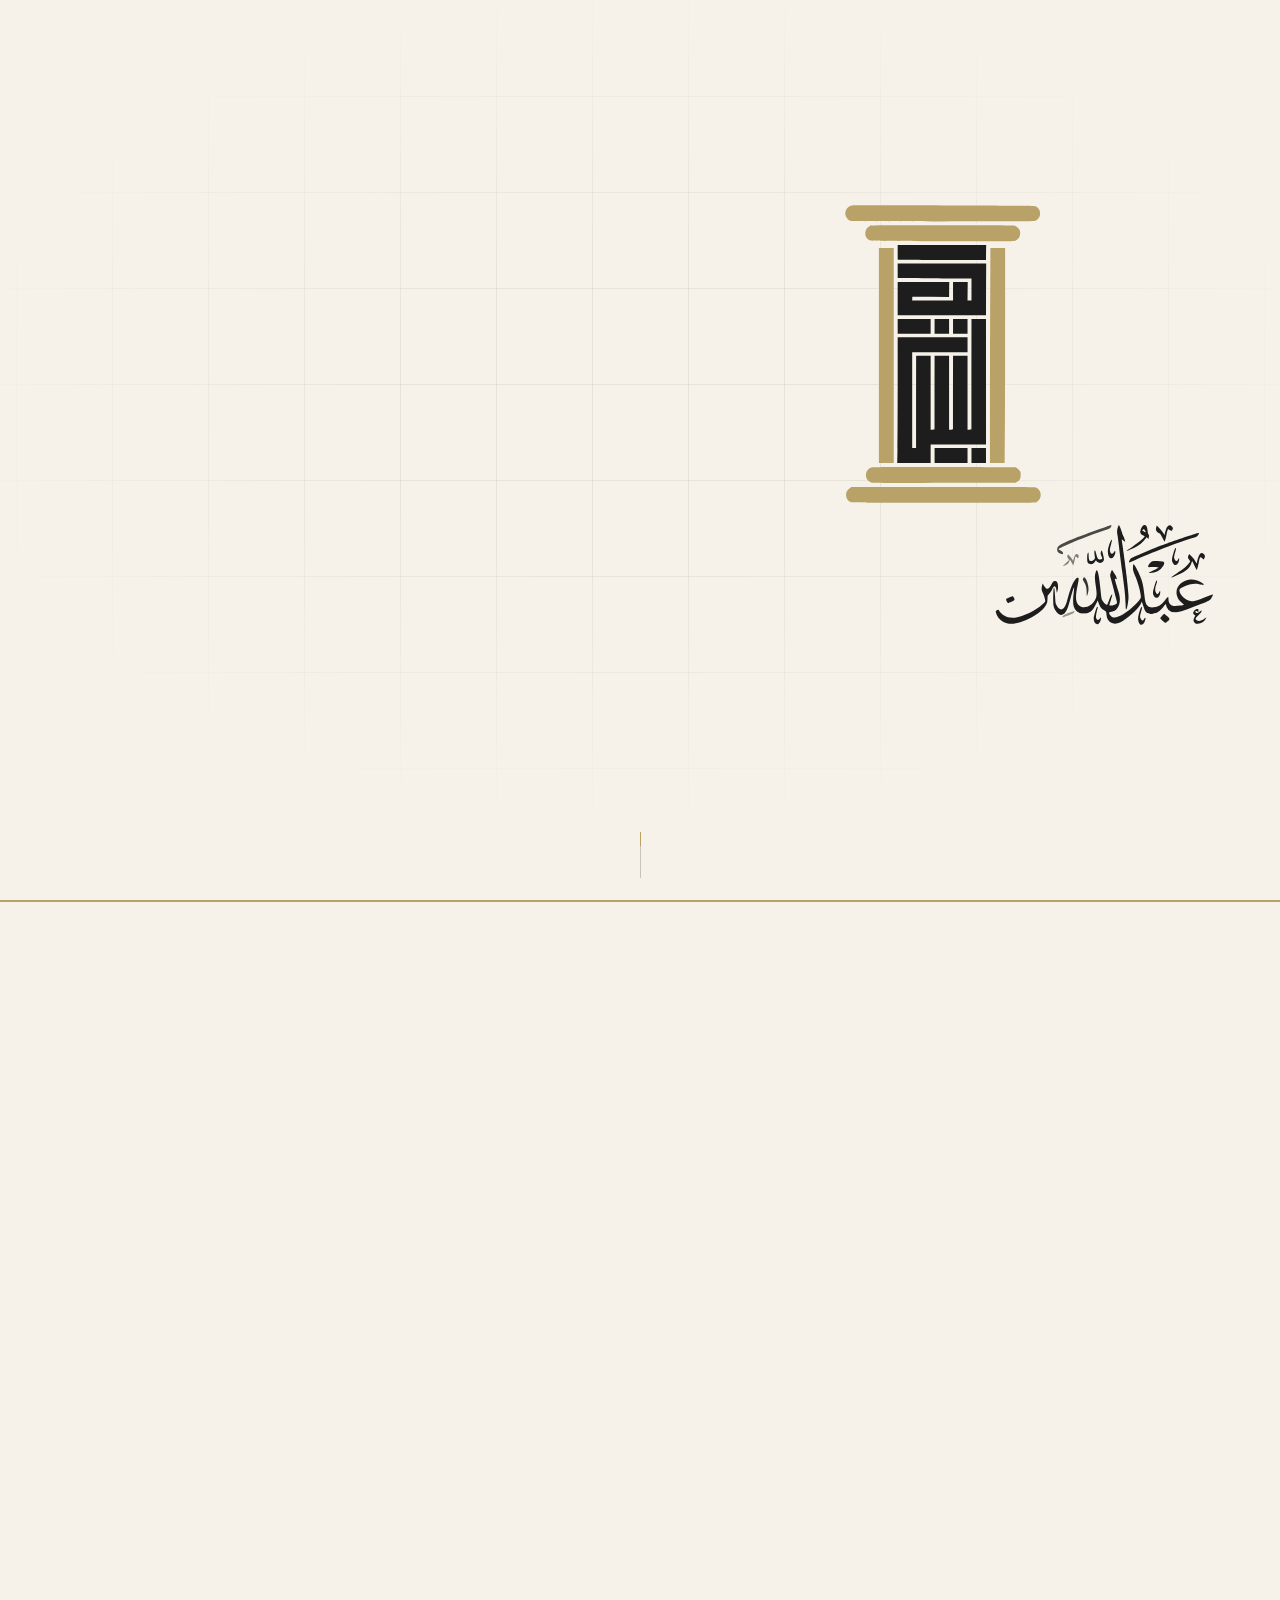
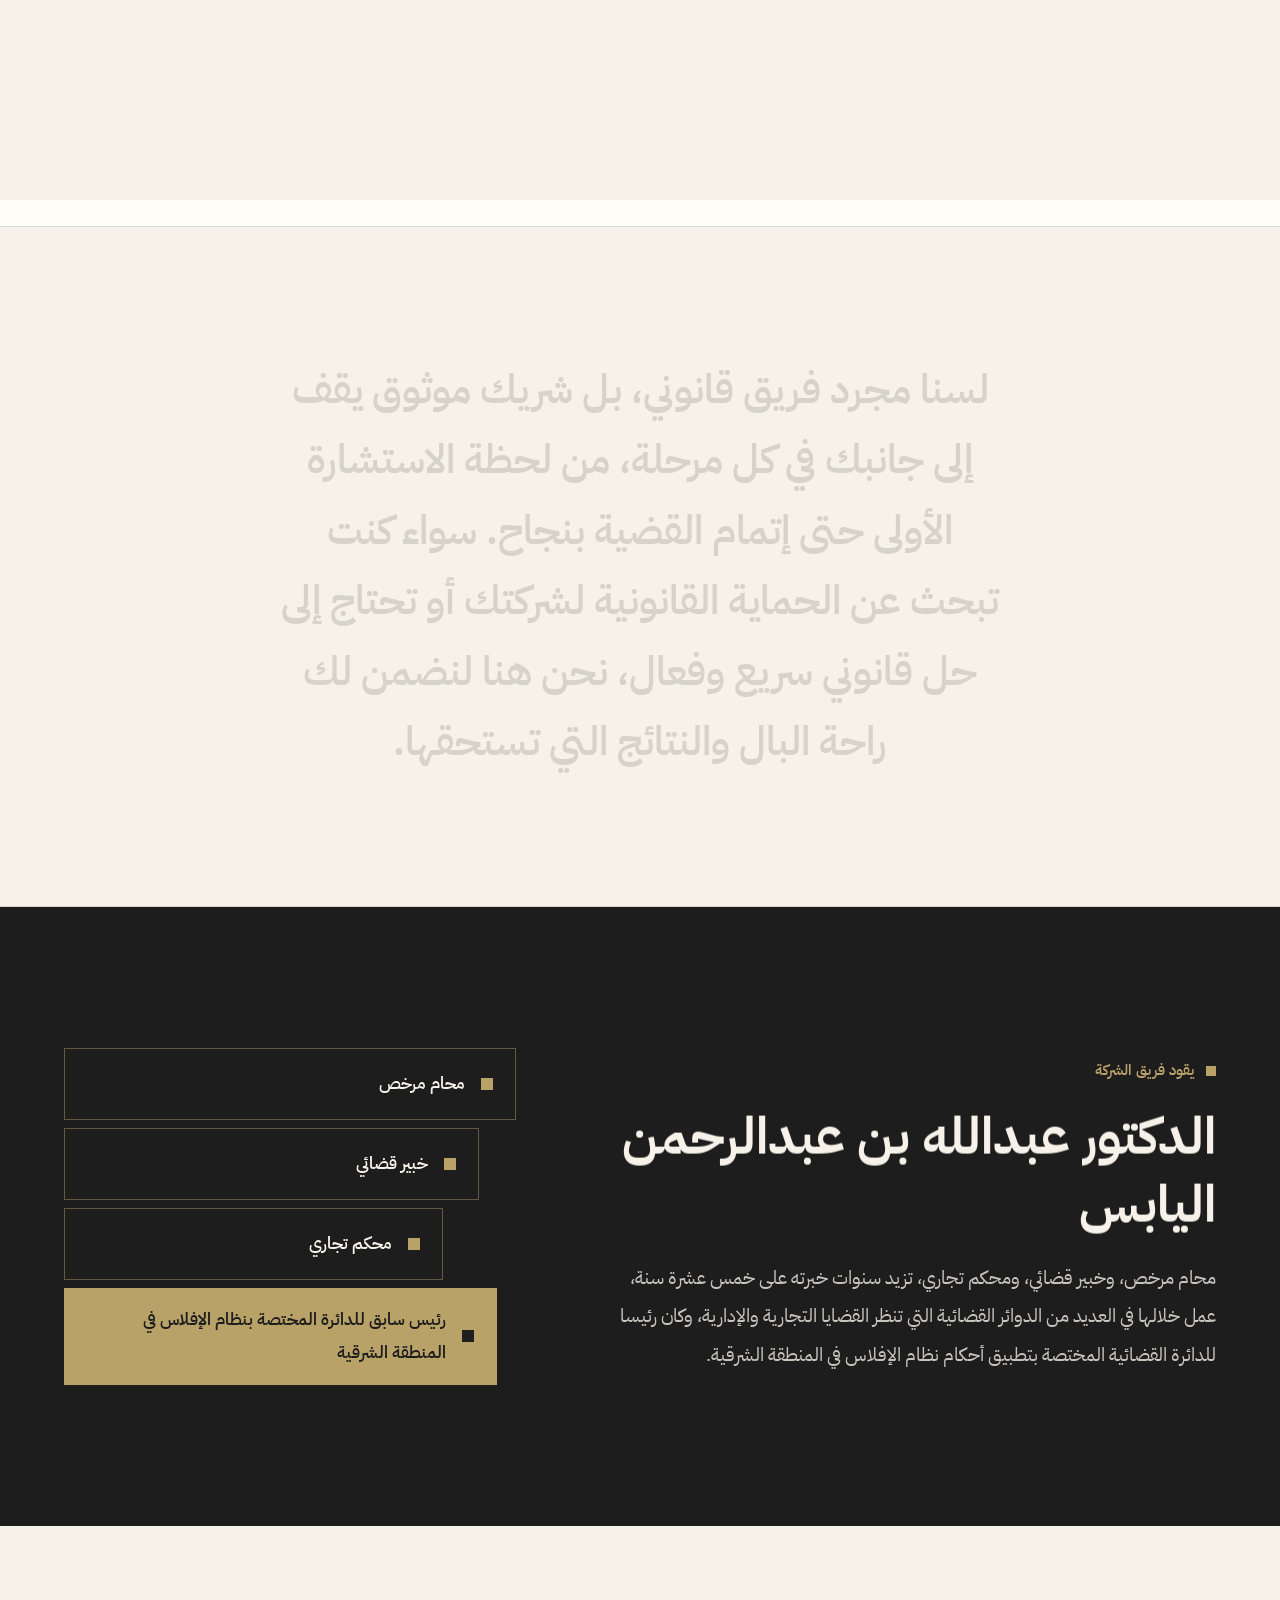
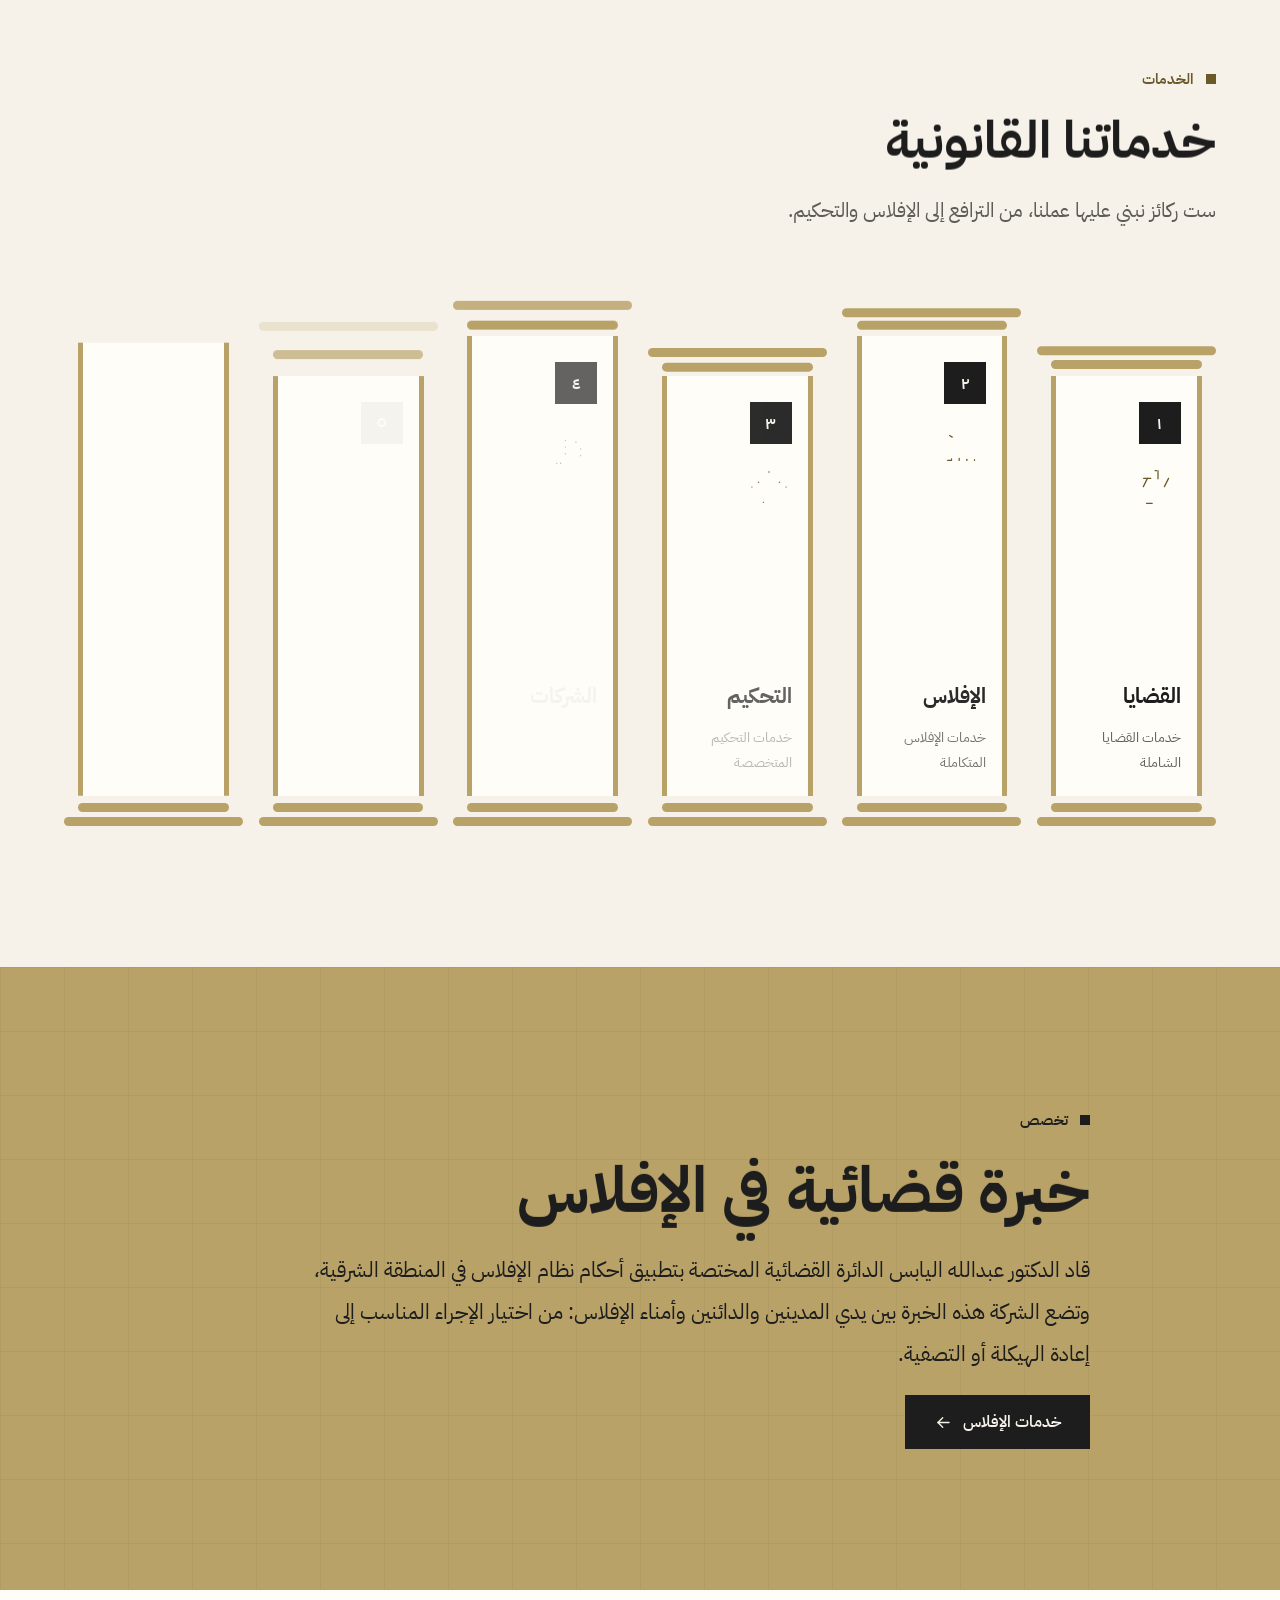
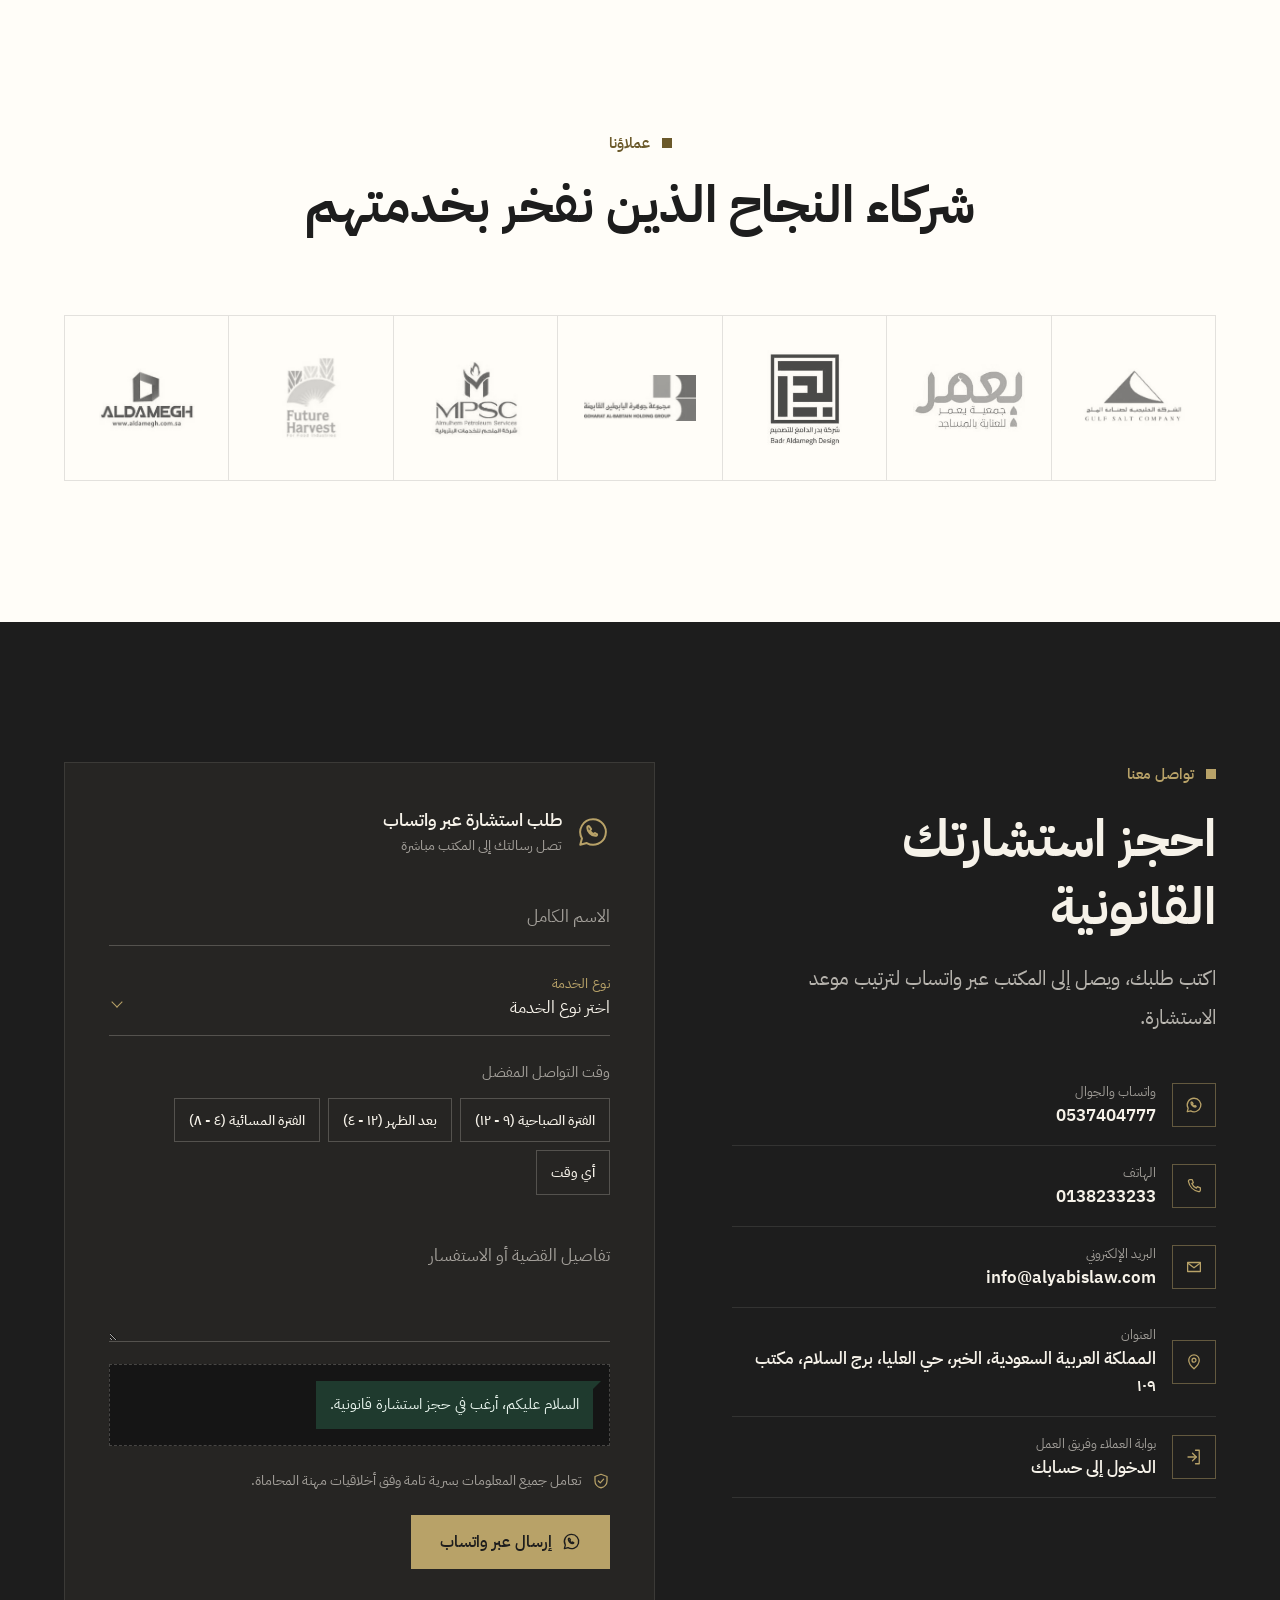
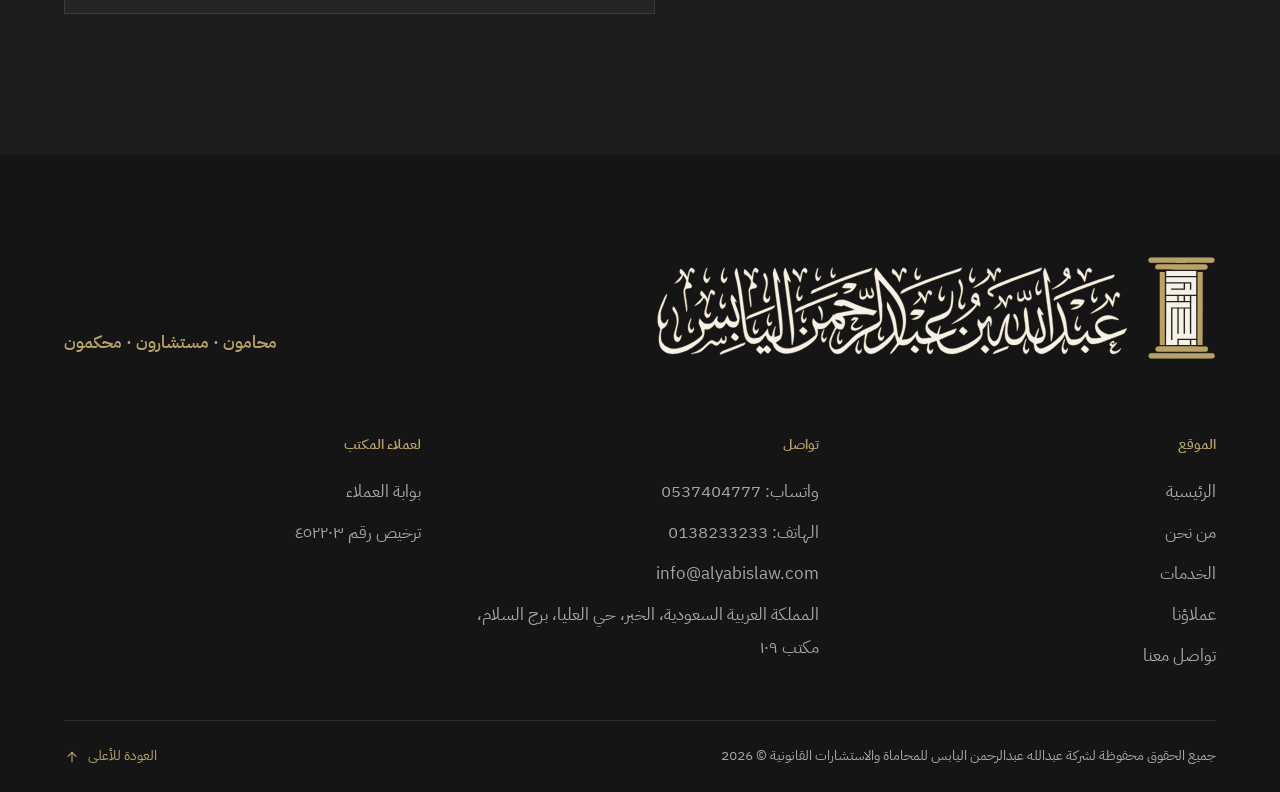
<file: index.html>
<!DOCTYPE html>
<html lang="ar" dir="rtl" class="no-js">
<head>
  <meta charset="UTF-8">
  <meta name="viewport" content="width=device-width, initial-scale=1.0">
  <title>الدكتور عبدالله اليابس للمحاماة والاستشارات القانونية | الخبر</title>
  <meta name="description" content="الدكتور عبدالله اليابس للمحاماة والاستشارات القانونية في الخبر: القضايا، والإفلاس، والتحكيم، وخدمات الشركات، والاستشارات الشرعية والقانونية.">
  <meta name="robots" content="noindex, nofollow">
  <link rel="canonical" href="https://alyabislaw.com/">
  <link rel="preload" href="/assets/fonts/ibm-plex-arabic-400-arabic.woff2" as="font" type="font/woff2" crossorigin>
  <link rel="preload" href="/assets/fonts/ibm-plex-arabic-700-arabic.woff2" as="font" type="font/woff2" crossorigin>
  <link rel="stylesheet" href="/assets/css/style.css?v=2">
  <meta property="og:type" content="website">
  <meta property="og:site_name" content="الدكتور عبدالله اليابس للمحاماة والاستشارات القانونية">
  <meta property="og:locale" content="ar_SA">
  <meta property="og:title" content="الدكتور عبدالله اليابس للمحاماة والاستشارات القانونية | الخبر">
  <meta property="og:description" content="الدكتور عبدالله اليابس للمحاماة والاستشارات القانونية في الخبر: القضايا، والإفلاس، والتحكيم، وخدمات الشركات، والاستشارات الشرعية والقانونية.">
  <meta property="og:url" content="https://alyabis.sites.alraedlaw.com/">
  <meta property="og:image" content="https://alyabis.sites.alraedlaw.com/assets/img/og-image.jpg">
  <meta property="og:image:width" content="1200">
  <meta property="og:image:height" content="630">
  <meta name="twitter:card" content="summary_large_image">
  <meta name="theme-color" content="#f6f2e9">
  <meta name="geo.region" content="SA-04">
  <meta name="geo.placename" content="الخبر">
  <link rel="icon" href="/favicon.ico" sizes="any">
  <link rel="icon" type="image/png" sizes="32x32" href="/assets/img/favicon-32.png">
  <link rel="apple-touch-icon" href="/assets/img/apple-touch-icon.png">
  <script>
    (function (h) {
      h.className = h.className.replace('no-js', 'js');
      try {
        if (matchMedia('(prefers-reduced-motion: reduce)').matches) h.classList.add('rm');
        if (sessionStorage.getItem('ya-nav')) { h.classList.add('is-arriving'); sessionStorage.removeItem('ya-nav'); }
        if (sessionStorage.getItem('ya-intro')) h.classList.add('intro-seen');
      } catch (e) {}
      setTimeout(function () { if (!h.classList.contains('ready')) h.classList.add('static'); }, 3500);
    })(document.documentElement);
  </script>
  <script type="application/ld+json">{"@context": "https://schema.org", "@type": "LegalService", "@id": "https://alyabislaw.com/#organization", "name": "شركة عبدالله عبدالرحمن اليابس للمحاماة والاستشارات القانونية", "alternateName": "الدكتور عبدالله اليابس للمحاماة والاستشارات القانونية", "url": "https://alyabislaw.com/", "logo": "https://alyabislaw.com/assets/img/icon-512.png", "image": "https://alyabislaw.com/assets/img/og-image.jpg", "telephone": "+966138233233", "email": "info@alyabislaw.com", "address": {"@type": "PostalAddress", "streetAddress": "حي العليا، برج السلام، مكتب 109", "addressLocality": "الخبر", "addressRegion": "المنطقة الشرقية", "addressCountry": "SA"}, "identifier": [{"@type": "PropertyValue", "name": "رقم الترخيص", "value": "452203"}, {"@type": "PropertyValue", "name": "الرقم الموحد للمنشأة", "value": "7038948464"}], "founder": {"@type": "Person", "name": "الدكتور عبدالله بن عبدالرحمن اليابس"}, "areaServed": "SA"}</script>
</head>
<body class="p-home">
  <a class="skip" href="#main">تخط إلى المحتوى</a>

  <div class="curtain" aria-hidden="true">
    <span class="curtain__line"></span>
    <svg class="curtain__pillar" viewBox="0 0 306.8 455.4"><use href="/assets/img/sprite.svg?v=2#pillar"/></svg>
  </div>

  <header class="hdr">
    <div class="wrap hdr__in">
      <a class="brand" href="/" aria-label="الدكتور عبدالله اليابس للمحاماة والاستشارات القانونية، الرئيسية">
        <svg class="brand__pillar" viewBox="0 0 306.8 455.4" aria-hidden="true" focusable="false"><use href="/assets/img/sprite.svg?v=2#pillar"/></svg>
        <svg class="brand__name" viewBox="0 0 821.4 159.8" aria-hidden="true" focusable="false"><use href="/assets/img/sprite.svg?v=2#name"/></svg>
      </a>
      <nav class="nav" aria-label="القائمة الرئيسية"><ul><li><a href="/" aria-current="page">الرئيسية</a></li><li><a href="/about-us/">من نحن</a></li><li><a href="/services/">الخدمات</a></li><li><a href="/#clients">عملاؤنا</a></li><li><a href="/contact/">تواصل معنا</a></li></ul></nav>
      <a class="hdr__portal" href="https://alyabislaw.alraedlaw.com/login"><svg class="ico" viewBox="0 0 24 24" aria-hidden="true" focusable="false"><use href="/assets/img/sprite.svg?v=2#i-door"/></svg><span>بوابة العملاء</span></a>
      <a class="btn btn--ink btn--sm hdr__cta" href="https://wa.me/966537404777?text=%D8%A7%D9%84%D8%B3%D9%84%D8%A7%D9%85%20%D8%B9%D9%84%D9%8A%D9%83%D9%85%D8%8C%20%D8%A3%D8%B1%D8%BA%D8%A8%20%D9%81%D9%8A%20%D8%AD%D8%AC%D8%B2%20%D8%A7%D8%B3%D8%AA%D8%B4%D8%A7%D8%B1%D8%A9%20%D9%82%D8%A7%D9%86%D9%88%D9%86%D9%8A%D8%A9." target="_blank" rel="noopener"><svg class="ico" viewBox="0 0 24 24" aria-hidden="true" focusable="false"><use href="/assets/img/sprite.svg?v=2#i-wa"/></svg><span>استشارة</span></a>
      <button class="burger" type="button" aria-expanded="false" aria-controls="menu" aria-label="فتح القائمة"><span></span><span></span></button>
    </div>
    <span class="hdr__progress" aria-hidden="true"></span>
  </header>

  <div class="menu" id="menu" inert>
    <ul class="menu__links"><li style="--i:1"><a href="/" aria-current="page"><i>١</i>الرئيسية</a></li><li style="--i:2"><a href="/about-us/"><i>٢</i>من نحن</a></li><li style="--i:3"><a href="/services/"><i>٣</i>الخدمات</a></li><li style="--i:4"><a href="/#clients"><i>٤</i>عملاؤنا</a></li><li style="--i:5"><a href="/contact/"><i>٥</i>تواصل معنا</a></li></ul>
    <div class="menu__foot">
      <a class="btn btn--gold" href="https://wa.me/966537404777?text=%D8%A7%D9%84%D8%B3%D9%84%D8%A7%D9%85%20%D8%B9%D9%84%D9%8A%D9%83%D9%85%D8%8C%20%D8%A3%D8%B1%D8%BA%D8%A8%20%D9%81%D9%8A%20%D8%AD%D8%AC%D8%B2%20%D8%A7%D8%B3%D8%AA%D8%B4%D8%A7%D8%B1%D8%A9%20%D9%82%D8%A7%D9%86%D9%88%D9%86%D9%8A%D8%A9." target="_blank" rel="noopener"><svg class="ico" viewBox="0 0 24 24" aria-hidden="true" focusable="false"><use href="/assets/img/sprite.svg?v=2#i-wa"/></svg><span>ابدأ المحادثة الآن</span></a>
      <a class="menu__line" href="tel:+966537404777" dir="ltr">0537404777</a>
      <a class="menu__line" href="https://alyabislaw.alraedlaw.com/login">بوابة العملاء</a>
    </div>
  </div>

  <main id="main">
    <!-- ================= البطل: يبنى العمود ويكتب الاسم ================= -->
    <section class="hero" id="top">
      <div class="hero__grid" aria-hidden="true"></div>
      <div class="wrap hero__in">
        <div class="hero__logo" style="--logo-ar:825.5 / 839.6">
          <svg class="hero__static" viewBox="0 0 825.5 839.6" focusable="false" aria-hidden="true"><use href="/assets/img/sprite.svg?v=2#logo"/></svg>
          <span class="hero__slot hero__slot--pillar" style="left:31.254%;top:0.238%;width:37.165%;height:54.240%"></span>
          <span class="hero__slot hero__slot--name" style="left:0.254%;top:57.742%;width:99.503%;height:19.033%"></span>
          <svg class="hero__under" viewBox="2.0 -1.4 825.5 839.6" focusable="false" aria-hidden="true"><path class="yu yu-latin" d="M708.5 718.3C708.5 717.8 709.2 717.3 710.5 717C712.9 716.4 715.1 713.9 716.2 710.7L717 708.2L712.3 696.8C707.4 684.9 706.5 683.4 703.7 682.5C701 681.6 701.7 681 705.5 681C711.6 681 712 681.4 717 693.9C720.2 701.7 719.3 702.2 723.8 689.6C726.6 681.8 726.8 681.5 728.1 681.5C728.9 681.5 729.5 681.7 729.5 681.9C729.5 682.8 718 713.6 717.2 715.1C715.8 717.4 713.9 718.6 711 718.9C708.9 719.1 708.5 719 708.5 718.3ZM397.1 707.9C393.4 707.3 391.3 705.3 389.7 701C388.7 698 388.7 691 389.7 688C392.2 681.2 397 679.2 405.4 681.8C406.5 682.1 406.5 682 406.5 678.9C406.4 674.1 405.7 672.4 403.4 671.8C400.1 671.1 401.2 670.4 405.5 670.6C411.7 670.9 411.2 669.4 411.4 690L411.5 707.5L410 707.5C409.1 707.5 408.2 707.1 407.7 706.3L406.8 705.1L405.2 706.3C403.3 707.8 400 708.4 397.1 707.9ZM490.2 708C484.9 707.2 481.8 701.6 484.3 697C485.6 694.4 490.9 692.5 496.8 692.5C499.9 692.5 500 692.1 498.9 687.7C497.6 682.2 491 681.2 488.3 686C486.9 688.3 485 688.3 485 685.9C485 682.4 487.4 681 493.6 680.9C498 680.8 500.6 681.6 502.2 683.5C504.2 685.8 504.5 688 504.5 698.1C504.5 707.4 504.5 707.4 503.4 707.6C502.7 707.7 501.7 707.3 500.9 706.6L499.6 705.4L498.1 706.4C496.3 707.7 493 708.4 490.2 708ZM590.1 708C584.1 706.6 582 699.3 586.3 695.4C587.9 694 591.3 693 595.8 692.7L600 692.4L600 690.8C600 686.1 597.8 683.2 594.1 683.3C591.1 683.3 589.6 684.2 588.7 686.3C588.2 687.6 587.7 688 586.7 688C585.7 688 585.5 687.8 585.5 686.3C585.5 682.7 588.5 680.9 594.4 680.9C600.1 680.9 602.6 682.2 604.2 686.1C604.8 687.6 605 690.1 605 697.7L605 707.5L603.7 707.5C602.9 707.5 601.8 707 601.2 706.5L600.1 705.4L598.2 706.7C597.2 707.4 596 708 595.5 708C595 708 594 708.1 593.2 708.2C592.4 708.3 591 708.2 590.1 708ZM737.7 707.6C734 705.9 732.3 702.3 733.4 698.5C734.5 695.1 738.2 693.3 745.4 692.7L749 692.4L749 690.4C749 686 746.7 683.2 742.9 683.3C740.3 683.3 738.3 684.6 737.5 686.9C737.2 687.7 736.6 688 735.7 688C734.4 688 734.4 687.9 734.6 685.9C735.1 682.3 737.5 681 744.1 681C749.2 681 751.7 682.4 753.2 686C754.1 688.2 754.1 688.8 754.1 699.4L754 708L752.8 708C752.2 708 751.2 707.4 750.5 706.8C749.4 705.6 749.3 705.5 748.1 706.4C744.9 708.6 741 709.1 737.7 707.6ZM770.5 707.7C769.6 707.3 768.4 706.6 767.8 706.1C766.9 705.3 766.8 705.3 765.8 706.6C765.1 707.5 764.2 708 763.4 708L762 708L761.9 691L761.8 673.9L760.6 673C759.9 672.4 758.9 672 758.2 672C756.8 672 756.5 671 757.9 670.9C765.9 670.4 767 671.2 767 678.3L767 682.5L769.1 681.7C773.3 680.2 778 680.9 780.7 683.4C783.5 686.1 784.6 689.3 784.6 695.1C784.5 705 777.9 710.9 770.5 707.7ZM808.8 707.9C805.5 707.2 804.4 706 804 703.1C803.6 700 804.3 699.7 805.8 702.4C807.1 704.8 809.5 706 813.2 706C815.7 706 816.3 705.8 817.6 704.5C820.4 701.7 818.6 699.2 811.9 696.5C806.9 694.5 804.5 692.4 804 689.7C803 684.2 806.6 681 813.8 681C819.7 681 822.3 682.6 822.8 686.7C823.2 689.7 822.1 689.9 820.9 687C819.9 684.6 817.8 683.4 814.2 683.4C811 683.4 809.2 684.4 808.7 686.3C808.2 688.4 809.8 690 815.4 692.8C822 696 823.5 697.5 823.5 701.2C823.5 703.7 823.3 704.1 821.8 705.7C819.2 708.3 814 709.2 808.8 707.9ZM54.3 707.3C53.3 706.9 52 706.2 51.6 705.8C50.7 705.1 50.6 705.1 49.5 706.3C47.9 708 46 707.9 46 706.1C46 705.4 46 698.5 46 690.8C46 673.5 45.6 671.5 42.2 671.5C41.5 671.5 41 671.2 41 670.8C41 670.2 45.8 670.1 48.4 670.7C50.1 671.2 51 673.8 51 678.2L51 682L53.1 681.2C61.7 678.2 68.5 683.9 68.5 694.2C68.5 704.3 62.2 710.1 54.3 707.3ZM79.7 707.1C71.6 703.3 71.6 685.4 79.7 681.5C82.2 680.3 86.3 680.2 89.1 681.2C91.4 682 91.5 681.9 91.5 678.8C91.5 673.8 90.2 671.5 87.5 671.5C87 671.5 86.5 671.3 86.5 671C86.5 670 93.8 670.4 95.1 671.5L96.2 672.4L96.4 690L96.5 707.5L95.1 707.5C94.1 707.5 93.2 707.1 92.6 706.2L91.5 704.9L89.8 706.3C87.4 708.1 82.7 708.5 79.7 707.1ZM110.4 707.5C105.5 706 104.5 703.5 104.5 693.1C104.5 684.3 104.2 683 101.6 682.3C99 681.6 99.8 681 103.5 681C106.6 681 107.2 681.2 108.3 682.2C109.5 683.4 109.5 683.7 109.5 691.4C109.6 695.8 109.8 700.1 110.2 701.2C111.4 705.3 116.1 706.6 119.7 703.8L121.5 702.4L121.5 692.8C121.5 687.6 121.5 682.7 121.5 682.1C121.5 681.1 121.7 681 124 681L126.5 681L126.5 694.2L126.5 707.5L125.2 707.5C124.4 707.5 123.3 707 122.7 706.5L121.6 705.4L119.5 706.6C117.1 707.8 112.7 708.3 110.4 707.5ZM164.5 707.4C160.2 705.7 158.3 700 160.8 696.2C162.1 694.2 165.8 692.9 170.9 692.6L175.5 692.4L175.5 690.2C175.5 685.5 173.4 683 169.4 683C167.3 683 166.7 683.2 165.5 684.5C164.7 685.3 164 686.3 164 686.7C164 687.3 163.5 687.5 162.5 687.5C160.8 687.5 160.6 686.8 161.6 684.1C162.4 681.6 164.4 680.8 170 680.8C175.5 680.7 177.5 681.6 179.2 684.5C180.1 686.1 180.3 687.4 180.5 696.9L180.8 707.5L179.3 707.5C178.4 707.5 177.5 707.1 176.9 706.2C176 705.1 175.8 705 175 705.7C172.8 707.7 167.5 708.6 164.5 707.4ZM352.8 707.3C349.9 706.2 347.7 703.8 346.4 700.2L345.3 697L337.4 697L329.6 697L328.4 699.9C327.7 701.5 326.6 703.8 326.1 705.1C325.2 707.1 324.8 707.5 323.8 707.5C322.3 707.5 321.9 708.7 327.1 696.5C338.5 669.5 338.1 670.4 339.1 670.6C339.9 670.7 341.5 674.2 346.5 686.3C353.7 704 354.3 705.2 356.8 706C358.6 706.6 359 707.2 357.7 707.7C356.5 708.2 354.9 708 352.8 707.3ZM368.8 707.2C367.9 706.8 366.9 706.1 366.4 705.7C365.7 705 365.5 705.1 364.8 706.2C364.2 707.1 363.5 707.5 362.5 707.5L361 707.5L361 691.6C361 673.5 360.9 672.8 358 671.9C356.9 671.6 356 671.2 356 670.9C356 670.3 362.9 670.4 364 671C365.3 671.7 366 674.2 366 678.4C366 681.7 366.1 682.1 366.8 681.8C369.1 680.9 372.5 680.5 374.6 680.8C377.9 681.2 380 682.8 381.8 686C383.2 688.6 383.2 689.1 383.2 694.3C383.2 699.5 383.2 700 381.7 702.8C379.8 706.6 377.5 708 373.2 708C371.5 708 369.6 707.7 368.8 707.2ZM423.8 706.9C420.2 704.8 419.8 703.5 419.5 693.1C419.2 683.1 419 682.5 416.2 682.5C414.5 682.5 414.7 681.5 416.4 681.4C424.5 681.1 424.5 681.2 424.6 691.1C424.6 695.1 424.7 698.7 424.7 698.9C424.8 699.1 425 700.1 425.2 701C426 705.4 431.7 707 435.1 703.7L436.5 702.5L436.5 692L436.5 681.5L438.1 681.5C439 681.4 440.1 681.3 440.6 681.3C441.4 681.1 441.5 682 441.5 694.3L441.5 707.5L440.2 707.5C439.4 707.5 438.3 707 437.7 706.4L436.6 705.4L434.9 706.6C432.4 708.3 426.5 708.5 423.8 706.9ZM464.9 707.6L463.5 707.4L463.5 696.4C463.5 683.8 463.2 682.5 460.1 682.5C459.5 682.5 459 682.3 459 682C459 681.7 460.6 681.5 462.8 681.5C465.8 681.5 466.7 681.7 467.5 682.5L468.5 683.5L469.9 682.5C473.1 680.2 477.9 680.2 479.7 682.6C480.6 683.9 480.6 684.1 479.9 684.8C479.2 685.6 478.9 685.5 476.8 684.7C474 683.7 471.7 684 469.8 685.7L468.5 687L468.5 697.2C468.5 708.6 468.7 708 464.9 707.6ZM529.2 707.5C529.1 707.4 529 703.1 529 697.9C529 690.9 528.8 688 528.3 686.8C527 683.6 522.6 682.5 519.4 684.6L517.8 685.8L517.6 696.6L517.5 707.5L515 707.5L512.6 707.5L512.4 691.1C512.2 672.7 512.1 672.2 508.9 671.9C508 671.8 507.3 671.5 507.4 671.2C507.5 670.5 512.4 670.3 514.6 671C516.9 671.7 517.5 673.4 517.5 679.1L517.5 683L519.6 682C524.2 679.6 531.1 681.2 533 685C534.1 687 534.1 687.5 534.1 698.8L534 707.4L531.7 707.6C530.5 707.7 529.3 707.7 529.2 707.5ZM544.4 707.6C543.2 707.5 543 707.2 543 705.8C543 705 543 700.5 543 696C543 684.8 542.3 682.5 539.2 682.5C538.5 682.5 538 682.2 538 681.9C538 680.8 545.7 681.3 546.7 682.5C547.5 683.4 547.6 683.4 549.8 682.2C553.7 680 559.3 680.6 561.1 683.4C561.6 684.3 561.8 684.3 563.8 682.8C566.8 680.7 572 680.3 574.7 682C577.6 683.8 578 685.5 578 697.4L578 707.8L576.1 707.7C575.1 707.6 574 707.6 573.7 707.6C573.2 707.5 573 704.7 572.9 697C572.8 687.3 572.7 686.5 571.7 685.2C570.2 683.1 566.7 683.2 564.5 685.2L563 686.7L563 697.1C563 705.1 562.9 707.5 562.4 707.6C562 707.6 560.9 707.6 559.9 707.7L558 707.8L558 698.2C558 693 557.8 687.9 557.5 686.9C556.5 683.5 553.2 682.5 549.9 684.6L548.2 685.8L548 696.7C547.7 708.9 548 708 544.4 707.6ZM616.1 707.6L614 707.4L614 698.1C613.9 684.4 613.4 682.5 609.9 682.5C609.1 682.5 608.5 682.3 608.5 682C608.5 681.1 616.3 681.4 617.5 682.4C618.6 683.3 618.7 683.3 621 682.1C626 679.6 632.7 681.1 634.5 685.2C635.4 687 635.5 688.6 635.5 697.3C635.5 708.5 635.7 708 632.1 707.6L630.5 707.4L630.5 697.9C630.5 690.4 630.3 688.1 629.7 686.8C628.2 683.6 624.1 682.5 620.9 684.6L619.2 685.8L619.1 696.5C619 702.4 618.8 707.3 618.6 707.5C618.4 707.6 617.3 707.7 616.1 707.6ZM655.7 707.6C654.7 707.5 655.2 706.1 662.4 689.2C669.1 673.5 670.3 671 671.2 671C672.1 671 672.9 672.7 677 682.6C686 704.8 686.4 705.7 689.1 706.3C691.5 706.8 690.9 708 688.1 708C683.2 708 680.7 705.9 678.2 699.8L677.2 697.2L669.4 697.1L661.7 697L659.5 702.3C657.2 708 657.2 707.9 655.7 707.6ZM693 691C693 674.7 693 674 692 673C691.4 672.4 690.3 672 689.5 672C686.8 672 687.9 671.1 690.9 670.9C698.5 670.5 698.2 669.6 698.4 690.9L698.6 708L695.8 708L693 708L693 691ZM791.9 696.2C791.8 684.5 791.7 684.4 790.6 683.5C789.9 682.9 788.9 682.5 788.2 682.5C787.5 682.5 787 682.3 787 682C787 681.7 788.7 681.5 791 681.5C797.1 681.5 797 681.2 797 696.1L797 708L794.5 708L792.1 708L791.9 696.2ZM7.5 707.2C7.5 706.2 22.7 671.2 23.4 670.6C23.8 670.3 24.4 670.2 24.6 670.4C24.9 670.7 27.8 677.6 31.2 685.8C34.6 694 37.7 701.5 38.2 702.3C39.1 704.2 41.3 706 42.6 706C43.1 706 43.5 706.3 43.5 706.8C43.5 707.9 38.9 707.7 36.5 706.5C34.1 705.3 32.5 703.2 31 699.4L29.9 696.5L22.1 696.6L14.4 696.8L12.3 702C10.4 706.6 9.9 707.3 8.8 707.4C8.1 707.5 7.5 707.4 7.5 707.2ZM134.5 690.7L134.5 674L133.3 672.7C132.6 672.1 131.5 671.5 130.8 671.5C130.1 671.5 129.5 671.3 129.5 671C129.5 670.7 131.2 670.5 133.5 670.5C139.9 670.5 139.5 669.1 139.5 690L139.5 707.5L137 707.5L134.5 707.5L134.5 690.7ZM148 691C148 672.5 148 672.2 144.9 671.7C141.7 671.2 142.8 670.5 146.9 670.5C153.5 670.5 153.5 670.3 153.5 691.6L153.5 707.5L150.8 707.5L148 707.5L148 691ZM188.4 690.5L188.2 673.4L187.1 672.5C186.4 671.9 185.4 671.5 184.7 671.5C184 671.5 183.5 671.3 183.5 671C183.5 670.7 185.2 670.5 187.5 670.5C193 670.5 193.5 671.2 193.5 678.1L193.5 683.1L195.4 681.9C197.9 680.3 203.3 680.3 206.2 681.8C209.8 683.7 210.2 685.2 210.4 697.1L210.6 707.5L207.9 707.5L205.2 707.5L205.2 697.6C205.2 686.5 205 685.3 201.8 683.8C199.6 682.7 197 683.1 195 684.9L193.5 686.1L193.5 696.8L193.5 707.5L191 707.5L188.5 707.5L188.4 690.5ZM233.9 690.5L233.8 673.4L232.6 672.5C231.9 671.9 230.9 671.5 230.2 671.5C229.5 671.5 229 671.3 229 671C229 670.7 232.4 670.5 238.1 670.5C254.1 670.5 258.5 672.5 258.5 679.9C258.5 683.5 257.2 685.7 254.2 687.3L252.1 688.4L254.2 689C258.7 690.4 260.6 692.8 260.6 697.5C260.5 702.1 259 704.3 254.5 706.1C252.1 707 250.5 707.2 242.9 707.4L234 707.6L233.9 690.5ZM267.9 696.1C267.7 683.4 267.5 682.5 264.4 682.5C263.5 682.5 263 682.2 263 681.8C263 680.8 268 680.7 270.4 681.5C272.7 682.4 273 683.8 273 696.3L273 707.5L270.5 707.5L268.1 707.5L267.9 696.1ZM281.5 696.4C281.5 683.6 281.3 682.8 278.4 682.6C277.1 682.5 276.5 682.2 276.5 681.7C276.5 680.5 284 680.9 285.4 682.2C286.4 683 286.5 683 288.6 681.9C291.5 680.4 296.4 680.3 299.2 681.8C303 683.7 303.5 685.5 303.5 697.4L303.5 707.5L301 707.5L298.5 707.5L298.5 698.1C298.4 686.1 297.7 684 293.3 683.3C290.8 682.9 286.8 685.1 286.5 687.1C286.5 687.3 286.5 692 286.5 697.5L286.5 707.5L284 707.5L281.5 707.5L281.5 696.4ZM450 693.6C449.9 674.3 449.6 672 447 672C445.6 672 444.5 671.5 444.8 670.9C445.2 670.3 451.2 670.4 452.7 671.1C454.8 672 454.9 673.6 455 691L455 707.5L452.5 707.5L450 707.5L450 693.6ZM375 704.6C379 701.7 379.2 688.2 375.3 684.6C373.7 683 371 682.7 368.2 683.7L366 684.6L366 693.7C366 702.7 366 702.8 367.2 703.9C369.5 706.1 372.5 706.3 375 704.6ZM403.2 705.3C406.3 704 406.5 703.3 406.5 693.4L406.5 684.6L404.3 683.7C398 681.3 394.2 685.5 394.3 695C394.4 703.4 397.9 707.5 403.2 705.3ZM747.6 704.1C748.9 702.9 749 702.5 749 698.9L749 695L746.7 695C742.6 695 739.2 697 738.7 699.8C737.8 704.7 743.8 707.7 747.6 704.1ZM776.4 704.5C778.3 702.6 779.2 699.2 779.2 694.4C779.1 685.6 775.5 681.7 769.7 683.9L767.2 684.8L767.1 693.8L767 702.9L768.8 704.4C771.2 706.6 774.3 706.6 776.4 704.5ZM60.2 703.9C62.3 701.8 63.2 697.9 62.9 692.5C62.4 684.5 58.1 680.8 52.6 683.7L51 684.5L51.1 693.9L51.2 703.2L52.9 704.4C55.5 706.1 58.2 705.9 60.2 703.9ZM89.8 703.8L91.5 702.1L91.5 693.3L91.4 684.5L89.6 683.7C83.1 680.9 79.3 684.7 79.3 694C79.2 701.9 81.3 705.5 85.9 705.5C87.7 705.5 88.4 705.2 89.8 703.8ZM173 704.6C175.2 703.2 175.5 702.4 175.5 698.3L175.5 694.4L172.8 694.6C169.2 695 166.6 696.3 165.7 698.1C163.4 702.6 168.9 707.5 173 704.6ZM250.8 704.2C254.5 702.4 256.1 697.9 254.2 694.3C252.6 691.2 249.8 690.1 243.7 690L239.1 690L239.2 697.4L239.2 704.7L240.5 705.1C242.7 705.7 248.7 705.2 250.8 704.2ZM496.7 704.9C498.9 703.8 499.5 702.5 499.5 698.6L499.5 695L497 695C492 695 489 697.2 489 700.8C489 704.4 493.2 706.7 496.7 704.9ZM598.5 704.2C599.9 703 600 702.8 600 699L600 695L597.9 695C592.6 695 589.2 697.6 589.7 701.2C590.2 705.4 595.1 707 598.5 704.2ZM675.9 694.4C673.1 687.3 669.7 679.5 669.5 679.5C669.1 679.5 663 693.5 663 694.3C663 694.7 665 694.9 669.6 695C674.8 695 676.1 694.9 675.9 694.4ZM28.5 694C28.5 693.6 22.6 678.9 22.3 678.6C22.2 678.5 16.7 691.2 15.6 693.9C15.4 694.4 16.9 694.5 21.9 694.5C25.9 694.5 28.5 694.3 28.5 694ZM340.9 687.1C339.3 683.1 337.7 679.6 337.5 679.4C337.3 679.1 336.5 680.6 335.6 682.6C334.8 684.6 333.3 688.1 332.3 690.4L330.5 694.5L337.2 694.5L343.9 694.5L340.9 687.1ZM249 686.4C258.2 681.7 251.6 670.7 240.8 672.7L239 673L239 680.3L239.1 687.5L242.9 687.5C245.9 687.5 247.3 687.3 249 686.4ZM268 677C266.7 675.7 266.6 672.7 268 672C270.3 670.8 272.5 672.4 272.5 675.2C272.5 677.9 269.9 678.9 268 677ZM792.1 677.4C791 676 790.8 673.7 791.8 672.8C793.8 670.8 797.7 673.6 796.7 676.4C796.2 678 793.1 678.6 792.1 677.4Z" fill-rule="evenodd"/><path class="yu yu-ar" d="M488.6 832C486.1 830.9 485.7 829.8 488.1 830.5C490.4 831.2 493 830.3 495.2 828.1C497.4 825.8 497.2 825 494.4 825C490.5 825 488.8 821.3 491 817.6C492.2 815.7 494.1 815.1 495.7 816.2C497 817 498.5 819.8 498.5 821.5C498.5 822.3 498.8 822.5 500.2 822.5C502.9 822.5 503.5 822.1 504.7 819.2C506.8 814.5 509.5 814.3 512.1 818.8C512.9 820.3 514 821.7 514.5 822C515.9 822.7 519.3 822.6 521.3 821.8C524.1 820.6 523.4 818.5 518.4 813.2C516.1 810.8 516 808.9 518 807.4C519.6 806.3 530.5 802.4 530.5 803C530.5 804.1 528.4 805.6 525.2 806.7C517.9 809.2 517.6 809.4 519.8 810.4C520.4 810.7 521 811.3 521 811.8C521 812.8 528.6 821 530.4 821.9C532.7 823.2 540.6 821.6 543.8 819.3C544.7 818.6 544.6 818.6 542.6 818C541.4 817.7 539.5 817.5 538.4 817.6C536.5 817.7 536.3 817.9 535.9 819.4C535.4 821.3 534.8 821.1 534.3 819C533.8 817.3 535.5 815.1 537.6 814.7C538.7 814.5 540.6 814.9 543.3 815.7C545.5 816.4 548 817 548.9 817C549.8 817 550.5 817.1 550.5 817.3C550.5 818.3 549.3 819.5 548.3 819.5C547.7 819.5 545.7 820.4 544 821.6C540.2 824 538.1 824.8 534.5 825.2C531.2 825.6 529.2 824.7 526.9 822C525.1 819.9 525 819.9 524.7 821.1C523.9 824.3 517.8 826.5 514.5 824.7C513 824 512.9 824 512.3 824.8C511.5 825.9 508.6 825.5 506.6 824.1C505.3 823.1 505.3 823.1 504 824C503.3 824.6 502 825 501 825.1C499.4 825.2 499.1 825.5 497.9 828.1C495.6 832.7 492.8 833.9 488.6 832ZM758 832.5C755.9 831.9 754.5 831 754.7 830.5C754.9 830.3 755.7 830.3 756.5 830.6C758.6 831.3 762 830 764 827.7C765.8 825.6 765.7 825.3 763.2 825.1C758.2 824.7 756.5 819.5 760.3 816.5C762.9 814.5 765.5 816.1 766.5 820.2C767.1 822.3 767.2 822.5 768.7 822.5C770.5 822.5 771.6 821.6 772.6 819C773.4 817 775.7 815 776.9 815C778.9 815.1 781 818.3 781.1 821.5C781.3 825 779.2 825.9 775.2 824L773.1 822.9L772 824C771.5 824.5 770.5 825 769.9 825.1C769.3 825.1 768.4 825.2 768 825.2C767.6 825.2 767.1 826 766.8 827C766.5 828 765.3 829.7 764.2 830.9C762 833.1 760.8 833.4 758 832.5ZM614.2 831C612.4 830.6 610.5 829.6 610.5 829.1C610.5 828.8 611.6 828.8 612.9 828.9C615.8 829.2 617.7 828.3 619.9 825.8C622 823.4 621.9 823 619.3 823C614.7 823 612.8 818.9 615.9 815.4C619 812 622.4 814.3 623.1 820.5C623.5 823.6 622.6 826.2 620.4 828.7C618.4 831 616.9 831.5 614.2 831ZM624.9 830.4C622.9 829.6 623.2 829 625.6 829C628.7 829 632 826.6 633.1 823.4C633.3 822.9 632.8 821.4 632 819.7C630.6 817.1 630.6 816.9 631.3 815.7L632.1 814.5L633 815.9C635.8 820.6 635.4 825.6 631.8 829.4C630.2 831.1 627.7 831.5 624.9 830.4ZM473.2 829.1C471.6 828 470.5 825.8 470.5 823.4C470.5 821.8 471.9 818 472.6 818C473.1 818 473.1 818.6 472.5 820.3C470.5 825.5 476.4 828.8 481.7 825.5C483.9 824.2 484.1 822.5 482.5 818.4C481.4 815.7 481.7 813.2 483.1 813.6C484.7 814.1 485.9 821.7 484.9 824.7C483.4 829.1 477 831.5 473.2 829.1ZM598.2 829.5C596.2 828.7 595 826.6 595 823.9C595 821.2 596.1 818 597 818C597.4 818 597.5 818.3 597.2 818.9C594.7 824.4 599.4 828.9 604.8 826.1C608.4 824.3 608.7 822.9 606.5 817.8C605.6 815.7 605.6 815.6 606.5 814.2L607.4 812.8L608.3 814.8C609.4 817.5 609.8 823.5 609 825.6C607.6 828.9 601.9 831 598.2 829.5ZM742.2 829.5C740.4 828.8 739.3 827.1 739.1 824.4C738.9 821.6 740 818 741 818C741.4 818 741.5 818.3 741.2 818.9C741.1 819.4 740.8 820.6 740.6 821.8C740 826.7 746.2 828.8 750.5 825.1C752 823.9 752.1 823.6 751.8 821.8C751.6 820.7 751 818.9 750.5 817.7C749.6 815.7 749.6 815.6 750.5 814.2L751.5 812.8L752.3 814.8C754.1 819.1 754 825 752.1 827.2C750 829.5 745.1 830.7 742.2 829.5ZM549.1 825C547.1 824.5 546.5 823.8 546.5 821.9C546.5 820.2 546.7 820.2 548 821.5C550.3 823.8 554.4 822.3 555.3 818.9C555.6 817.4 558.1 815 559.2 815C562.2 815 565 821.3 563.2 823.9C562.3 825.3 561.1 825.3 558 823.9L555.5 822.9L554.6 823.9C553.6 825.1 551.4 825.5 549.1 825ZM641.6 824.9C639.2 824.2 638.7 822.6 638.6 815.1C638.5 811.6 638.4 808 638.3 807.1C638.1 805.8 639.6 803.4 640.2 804C640.3 804.2 640.5 808.1 640.7 812.8C641.1 822.5 641.2 822.7 645 822.3C646.7 822.2 647.5 821.7 648.9 820.3C650.5 818.5 651.5 818 651.5 819C651.5 819.2 651.3 819.6 651 819.8C650.2 820.2 650.4 822 651.3 822.3C652.1 822.7 654.5 820.7 654.5 819.7C654.5 819.3 654.9 818.8 655.5 818.5C656.4 818 656.4 818.2 656.3 820.1C656.2 823.1 657.8 823.1 659.2 820.1C660.5 817.3 661.6 816.9 661.4 819.3C661.1 823.6 668.3 823.8 669.2 819.5C669.7 817.5 671.2 816.9 670.8 819C670 823 676 823.9 679.3 820.3C681 818.5 682 818 682 819C682 819.2 681.8 819.6 681.5 819.8C680.6 820.3 680.9 822.5 681.9 822.5C682.9 822.5 685 820.5 685 819.6C685 819.3 685.5 818.8 686 818.5C687 818 687 818.1 686.7 820C686.4 821.6 686.5 822 687.2 822.3C688.3 822.7 689.8 821.3 690.2 819.5C690.6 817.3 692.1 817.1 691.9 819.3C691.6 823.9 698.1 823.5 699.3 818.9C699.7 817.2 702.2 815 703.6 815C706.3 815 708.9 821.3 707.3 823.8C706.3 825.3 705.2 825.3 702 823.9L699.5 822.9L698.6 824.1C697.3 825.6 693.1 825.7 691.5 824.3C690.6 823.4 690.4 823.4 689.6 824.1C688.3 825.2 686.7 825.5 685.5 824.7C684.8 824.1 684.3 824.1 683.5 824.5C682.2 825.2 679.6 825.1 679.4 824.4C679.3 824 678.9 824 678 824.5C676.3 825.4 671.7 825.3 670.6 824.3C669.8 823.6 669.5 823.6 667.7 824.5C665.5 825.7 662.4 825.5 660.9 824.1C660.1 823.4 659.9 823.4 659.1 824.1C657.8 825.2 656.2 825.5 655 824.7C654.3 824.1 653.8 824.1 653 824.5C651.7 825.2 649.1 825.1 648.9 824.4C648.7 823.9 648.4 823.9 647.6 824.3C646.1 825.2 643.4 825.5 641.6 824.9ZM787.7 824.8C785.5 823.8 785.1 822.2 784.9 813.4C784.7 806.5 784.7 805.4 785.5 804.8C785.9 804.3 786.5 804.1 786.7 804.3C786.8 804.5 787 808.3 787 812.8C787 822.7 787.1 822.8 792.3 822.3C796.7 821.9 802.8 819.2 801.3 818.4C800.7 818.1 798.8 817.8 797 817.8C793.9 817.8 793.7 817.8 793.6 819C793.3 820.9 792.7 821.2 792.1 819.7C790.6 815.3 795.2 813.6 801.7 815.9C803.4 816.5 805.6 817 806.7 817C808.6 817 808.6 817 807.9 818.1C807.5 818.7 806.5 819.4 805.7 819.5C804.8 819.7 803.1 820.6 801.8 821.5C797.2 824.6 790.8 826.1 787.7 824.8ZM806 824.6C804.3 823.8 803.6 822.3 804.2 820.7C804.4 820.2 804.7 820.3 805.7 821.3C807.1 822.6 809.7 822.9 811.1 821.9C811.6 821.5 812.4 820.2 812.9 818.9C814.9 814.2 818.3 813.8 820.4 818C823.2 823.6 820.1 826.8 814.8 823.6C813.3 822.7 813.3 822.7 812.3 823.8C810.8 825.4 808.2 825.8 806 824.6ZM511.5 822C511.5 820.7 509.1 818 508 818C506.9 818 505.8 819.3 506.2 820.2C506.5 821.2 509.5 823 510.6 823C511.2 823 511.5 822.6 511.5 822ZM497 821.8C497 820.6 495 818.5 493.8 818.5C492.2 818.5 491.1 819.8 491.8 820.9C492.7 822.3 497 823.1 497 821.8ZM561.5 820C560.6 817.9 559.2 817.2 557.7 818C556 819 556.4 820.1 559 821.4C561.6 822.7 562.4 822.3 561.5 820ZM765.5 822.2C765.5 821.3 763.9 819 763 818.8C760.2 817.9 758.6 820.9 761.4 821.9C762.9 822.5 765.5 822.7 765.5 822.2ZM778.9 819.8C777.9 817.8 776.5 817.2 775 818C773.4 818.8 774 820.1 776.5 821.4C779.2 822.8 780 822.2 778.9 819.8ZM706 821.5C706 821.2 705.7 820.3 705.3 819.5C704.3 817.6 702.7 817.1 701.5 818.3C700.1 819.5 700.2 819.9 702.1 821C703.9 822.1 706 822.3 706 821.5ZM819.4 820.5C818.6 818.1 817.2 817.1 815.6 818C814.9 818.4 814.2 819 814.1 819.4C813.9 820.2 816.9 822 818.6 822C819.9 822 819.9 821.9 819.4 820.5ZM621.1 820.2C621.7 819.7 620.1 817.1 619 816.8C617.8 816.4 616 817.3 616 818.2C616 819.7 620.1 821.3 621.1 820.2ZM575.9 819.2C574.7 818 575.6 817.5 579.2 817.5C582.9 817.5 583.7 817.9 582.4 818.8C581.6 819.4 576.4 819.7 575.9 819.2ZM719.9 819.2C718.7 818 719.6 817.5 723.2 817.5C726.1 817.5 727 817.7 727 818.2C727 818.6 726.6 819 726.1 819.1C724.6 819.5 720.2 819.6 719.9 819.2ZM652.6 813.8C651.5 812.7 651.5 812.6 652.4 811.9C653.1 811.2 653.4 811.2 654.2 811.8C655.1 812.4 655.3 812.4 656.3 811.5L657.3 810.5L658.5 811.7C659.4 812.8 659.5 813.1 659 813.7C658.2 814.7 657.6 814.7 656.5 813.7C655.7 813 655.5 813 655 814C654.3 815.3 653.9 815.3 652.6 813.8ZM666.3 813.5C665.6 812.8 665.5 812.4 666 811.5C666.7 810.3 666.9 810.3 668.1 811.3C668.9 812.1 669.1 812.1 670 811.2C671 810.4 671 810.4 672 811.2C673.2 812.3 673.3 813.2 672.3 813.9C671.8 814.4 671.5 814.3 671 813.8C670.2 812.8 669.1 812.8 668.7 813.8C668.3 814.8 667.3 814.7 666.3 813.5ZM476.8 809.5C476.1 808.7 476 808.4 476.6 807.5C477.4 806.2 477.6 806.2 479 807.7C479.9 808.8 480 809.1 479.5 809.7C478.7 810.8 477.8 810.7 476.8 809.5ZM601 809.5L599.8 808.5L600.8 807.5L601.8 806.5L603.2 807.5C604.5 808.6 604.5 808.7 603.7 809.6C602.7 810.7 602.6 810.7 601 809.5ZM653.8 809.6C652.1 807.7 653.5 806 655.5 807.5C656.5 808.3 656.6 808.6 656.2 809.3C655.4 810.6 654.8 810.7 653.8 809.6ZM745.1 809.6L743.9 808.7L744.9 807.5L745.9 806.2L747.2 807.5C748.4 808.6 748.4 808.7 747.7 809.6C746.7 810.7 746.5 810.7 745.1 809.6ZM490.6 776.8C489.6 775.8 489.6 775.6 490.2 774.7C490.9 773.8 491 773.8 492 774.8L493.1 775.9L494.2 774.7L495.3 773.4L496.5 774.7C497.4 775.8 497.5 776.1 497 776.7C496.2 777.7 495.3 777.7 494.5 776.7C493.9 776.1 493.7 776.1 492.8 777L491.7 778L490.6 776.8ZM508.1 776.5C505.4 775.3 505.4 774.9 508.2 775.3C510.9 775.7 513.1 774.7 515.5 772.2C517.4 770.3 517.4 770.2 515 769.8C510.9 769.1 509.5 767.6 509.9 764.4C510.1 762.7 512.6 760 513.9 760C515.4 760 517.3 762.2 518 764.8L518.6 767L521.5 767C523 767 524.7 766.7 525.2 766.3C526.1 765.7 526.1 765.6 525 763.1C523.9 760.6 524.1 758.5 525.5 758.5C526.2 758.5 527.5 762.4 527.5 764.7C527.5 768.5 525.7 769.8 519.9 770C518.9 770 518.6 770.3 518.3 771.6C518.1 772.5 517.1 774.1 515.8 775.3C513.3 777.8 511.6 778.1 508.1 776.5ZM605.9 775.2C603 774.3 602.8 773.5 605.4 773.6C608.3 773.7 611.3 771.8 612.8 768.8C613.6 767.4 613.5 767.2 612.1 764.5C610.7 761.8 610.7 761.6 611.4 760.2L612.2 758.8L613.6 761.8C615.1 765 615.3 767.4 614.4 770.1C613.6 772.3 611.7 774.9 610.3 775.3C608.6 775.9 608.4 775.9 605.9 775.2ZM703.5 775.5C700.2 774.5 698.5 772.7 701.7 773.6C704.1 774.2 707 772.9 709.3 770.4C711.5 767.7 711.5 767.5 708.5 767.5C705.3 767.5 704 766.3 704 763.5C704 760 707.3 757.6 710 759C711.9 760 713.3 766.3 712.2 769.6C711.5 771.8 709.4 774.4 707.8 775.2C705.9 776.1 705.4 776.1 703.5 775.5ZM681.5 770.7C681.1 770.5 680.4 770.3 680 770.2C679.6 770 680.8 769.5 682.8 769C686.3 768.2 688.5 767.2 688.5 766.6C688.5 766.5 686.7 763.7 684.6 760.5C679.4 752.9 679.3 752.7 680 751.4C680.6 750.4 680.6 750.4 682.3 752.1C683.3 753 684 754.1 683.9 754.5C683.8 754.9 684.8 757 686.1 759C687.4 761.1 688.7 763.5 689.1 764.5L689.8 766.2L690.5 765.1C691 764.1 691 762.5 690.7 758.1C690.2 751.2 690.3 750.1 691.1 749.2C691.6 748.6 691.8 748.9 692.7 751.1C693.3 752.9 693.5 753.8 693.1 753.9C692.7 754 692.5 755.8 692.5 759.4C692.5 766 691.6 768.4 688.3 770C686.3 770.9 683.2 771.2 681.5 770.7ZM560.7 765.1C560.7 762.2 560.5 757.7 560.3 755.2C560 751.1 560 750.6 561 749.8C561.5 749.3 562.1 748.9 562.2 749.1C562.8 749.7 563.1 765.9 562.5 767.6C561.2 771.6 560.7 770.8 560.7 765.1ZM579.8 769.8C575.6 768.2 574.3 764.9 575.8 759.4C576.4 757.4 577.2 758.5 577.1 760.9C576.8 765 578.5 766.7 583.6 767.5C586.8 768 596 766.6 596 765.7C596 765.5 595.5 764.3 595 763C593.9 760.6 594.2 758.5 595.5 758.5C597 758.5 598.1 766 596.9 767.6C595.2 769.9 584 771.3 579.8 769.8ZM487.1 769.7C486.5 769.5 485.6 768.9 485.1 768.2C484.2 767.1 484 767.1 482.5 767.6C480.8 768.2 478.3 767.9 477.2 766.9C475.3 765.4 477.2 761.4 481 758.9C482.4 758.1 483.5 757 483.5 756.5C483.5 756 483.9 755.3 484.4 754.8C485.3 754 485.4 754.1 485.6 760C485.8 766.7 486 767 489.2 767C491.7 767 492.8 766.3 493.2 764.6C494 761.7 495.4 761.1 495.1 763.8C494.9 765.2 495.1 765.8 495.8 766.3C497 767.2 502 767.2 503.2 766.3C504.1 765.7 504.1 765.6 503 763.1C502.1 761.1 502 760.4 502.5 759.5C503.3 758 503.8 758.2 504.7 760.6C506.5 765 505.5 768.5 502.2 769.4C499.7 770.1 495.6 769.9 494.7 768.9C494 768.2 493.7 768.2 492.8 768.7C491.6 769.5 488.7 770 487.1 769.7ZM534.1 769.5C532.2 768.7 531.6 766.4 531.4 757.9C531.2 751 531.3 749.9 532 749.3C532.5 748.8 533 748.5 533.2 748.5C533.3 748.5 533.5 752.3 533.5 756.9C533.5 766.7 533.7 767.2 537.6 766.9L539.8 766.8L539.6 764.8C539.4 762.1 540.3 759.8 542.3 758C544.4 756.2 545.3 756.2 546.7 758.1C547.8 759.6 548.1 762.5 547.3 765.4L546.9 767L549.6 767C554.2 767 554.2 766.9 553.8 758C553.5 751.2 553.6 750.2 554.3 749.4C555.1 748.5 555.2 748.6 556 750.9C556.6 752.5 556.7 753.5 556.4 753.9C556.1 754.2 555.9 756.8 556 759.6C556.1 765.8 554.9 768.9 552.2 769.6C551 770 544.5 769.3 543.6 768.8C543.4 768.7 541.8 768.9 540 769.3C536.2 770.1 535.7 770.1 534.1 769.5ZM601.7 764.1C601.6 760.9 601.5 756.5 601.3 754.5C601 751.1 601 750.6 602 749.8C602.5 749.3 603.1 749 603.3 749.1C603.9 749.8 604.1 765.8 603.4 767.7C602.2 771.4 601.7 770.4 601.7 764.1ZM620.9 769.2C619.1 768.2 618.7 766.5 618.6 758.8C618.5 755.2 618.4 751.9 618.2 751.4C618 750.6 619.7 748 620.2 748.5C620.3 748.7 620.6 752.6 620.8 757.3C620.9 762.1 621.3 766 621.6 766.4C622 766.8 623.9 767 628.6 767L635.1 767L637.1 765C639.4 762.6 640.3 762.4 639.2 764.5C637.9 767.1 640.2 768.1 641.9 765.7C644.1 762.5 645.5 761.7 644.5 764.2C643.9 765.8 644.3 767 645.5 767C646.6 767 648 765.2 648 763.9C648 763.4 648.5 762.8 649 762.5C650 762 650 762.1 649.7 763.9C649.3 766.2 650.2 767 653.2 767C655.7 767 656.8 766.3 657.5 764.3C658.2 762 659.7 761.4 659.2 763.5C658.7 765.8 660 767 663.1 767C665.3 767 665.8 766.8 667.6 765C669.9 762.6 670.8 762.4 669.7 764.5C668.9 766.2 669.1 767 670.5 767C671.5 767 673 765.5 673 764.4C673 763.7 673.9 762.5 674.5 762.5C674.7 762.5 674.8 763.1 674.6 763.8C674.5 764.6 674.7 765.4 675.3 766C676.8 767.7 677.5 767.3 677.5 764.6C677.5 762.4 678.1 761 679.1 761C679.3 761 679.5 762.3 679.5 763.8C679.5 768.3 676.9 771 674.4 769C673.4 768.2 673.3 768.2 671.4 769.1C669.6 770.1 669.4 770.1 668.2 769.3C667.3 768.7 666.8 768.6 666.3 769C665.1 770 660.8 770 659.1 769C657.8 768.2 657.5 768.2 656.9 768.9C655.6 770.1 652 770.2 649.9 769.1C648.3 768.2 648 768.2 647.3 768.9C646.4 769.8 643.6 769.9 643 769.1C642.8 768.6 642.2 768.7 640.8 769.3C639.1 770 638.8 770 637.7 769.2C636.6 768.6 636.3 768.5 635.6 769.1C634.4 770.1 622.7 770.2 620.9 769.2ZM697.5 764.5C697.4 761.3 697.3 758.3 697.2 757.8C696.6 754.5 696.9 751 697.8 750L698.7 748.9L699.1 750.1C699.3 750.7 699.4 755 699.5 759.6C699.5 767.2 699.4 768 698.5 769.1L697.5 770.2L697.5 764.5ZM725.8 768.5C723.9 766.3 724.1 763.9 726.2 760.3C727.2 758.7 728 757.1 728 756.7C728 755.5 728.7 755.9 731.7 758.6C734.3 761.1 734.5 761.4 734.5 763.6C734.5 766.8 733.8 768.3 732 769.2C729.6 770.5 727.3 770.2 725.8 768.5ZM741.2 769.5C739 768.6 738.6 767.2 738.4 758.4C738.1 750.9 738.2 750 739 749.3C739.4 748.8 740 748.6 740.1 748.8C740.3 748.9 740.4 752.8 740.5 757.4C740.5 766.8 740.7 767.2 744 766.9C745.6 766.8 745.9 766.5 747.3 763.8C749.9 758.8 753.1 758.4 755 762.6C757.6 768.4 754.9 771.3 749.6 768.3C747.7 767.2 747.5 767.1 747.3 768C746.7 769.7 743.5 770.5 741.2 769.5ZM762.8 769.5C760.4 768.7 760.1 767.9 759.7 758.9C759.4 751.1 759.5 750.4 760.3 749.4C761.2 748.4 761.3 748.4 761.6 750.8C761.7 752.2 761.9 756.1 762 759.5C762 763 762.3 766 762.6 766.4C763 766.8 765 767 770.1 767C777.3 767 780.7 766.3 783.9 764.2L785.2 763.3L783.5 762.7C779.6 761.3 776.5 761.9 776.5 764.1C776.5 765.8 775.6 766 775.2 764.2C774.1 759.8 777.9 758.2 784.5 760.4C786.3 761 788.6 761.5 789.6 761.6C790.7 761.7 791.5 761.9 791.5 762C791.4 762.8 790 764 789.1 764C787.8 764 787.7 765.1 788.8 766.2C789.7 767.2 793.5 767.3 794.6 766.4C795.1 766 795.9 764.7 796.5 763.4C798.5 759.2 801.5 759 803.5 763.1C804.1 764.3 805 765.6 805.4 766.1C806.4 767.2 809.4 767.3 810.9 766.2C812.1 765.4 812.1 765.3 811.7 757.8C811.4 750.5 811.4 750.2 812.4 749.3C813 748.8 813.5 748.5 813.5 748.8C813.6 755.4 814.3 765.9 814.6 766.4C815.4 767.4 818.9 767.1 820 766C821.1 764.9 821.1 763.4 820.2 753.5C820 751.2 820.2 750.4 820.9 749.5L821.8 748.3L822.7 751C823.3 752.8 823.4 753.8 823 754C822.7 754.2 822.6 756.4 822.6 759.8C822.7 765.4 822.2 767.4 820.2 769C819 770 814.8 769.9 813.5 768.8C812.6 767.9 812.4 767.9 811.6 768.7C810.2 769.9 807.8 770.2 806.1 769.4C804.8 768.7 804.5 768.7 804 769.3C803.1 770.4 800.3 770.1 798.4 768.8L796.6 767.6L795.6 768.7C794.7 769.5 793.9 769.7 791.8 769.7C788.3 769.7 786.8 768.6 787.1 766.2L787.3 764.5L785.8 765.6C780.8 768.9 778.3 769.6 771.1 769.8C767.3 769.9 763.6 769.8 762.8 769.5ZM803 766.5C803 766 802.4 764.8 801.6 763.9C800.2 762.4 800 762.3 798.8 762.9C797 763.7 797.3 764.9 799.5 766.4C801.6 767.8 803 767.8 803 766.5ZM517 766.5C517 765.7 514.4 763 513.6 763C511.5 763 510.8 765.5 512.6 766.4C514 767.1 517 767.2 517 766.5ZM732.4 766C733.5 764.9 733.5 764.9 732.6 763.4C732.2 762.5 731.1 761.4 730.3 760.8L728.9 759.8L727.5 761.4C725.8 763.2 725.6 764.7 726.8 766.1C728 767.4 731 767.3 732.4 766ZM753.9 765C753 762.5 751.1 761.6 749.4 763C748.3 763.9 748.3 764 749.1 764.8C749.9 765.6 753.5 767 754.1 766.7C754.3 766.6 754.2 765.8 753.9 765ZM545.2 765C546.7 763.8 546.8 762.7 545.7 761.1C544.8 759.7 543.3 759.7 542 761C540.7 762.3 540.7 764.2 542.1 765.2C543.5 766.2 543.6 766.2 545.2 765ZM483.9 762.4C484.1 759.6 483.9 759.5 480.8 761.5C477.4 763.7 477.7 765.1 481.5 764.9L483.8 764.8L483.9 762.4ZM710.7 764.5C710.9 764.3 710.4 763.3 709.6 762.4C708.2 760.9 708 760.8 706.8 761.4C705.3 762.1 705.1 763.7 706.4 764.5C707.5 765.1 710.3 765.1 710.7 764.5ZM640.8 758.5C640 757.7 640 757.4 640.5 756.6C640.9 756.1 641.3 755.7 641.4 755.5C641.4 755.4 642.1 755.8 642.7 756.5C643.7 757.4 643.9 757.8 643.5 758.6C642.8 759.8 641.9 759.8 640.8 758.5ZM645 758.2C643.9 757.1 643.9 756.9 644.7 756.1C645.5 755.3 645.6 755.4 646.8 756.5C648 757.8 648 757.8 647.1 758.7C646.2 759.5 646.1 759.4 645 758.2ZM654.6 758.1C653.5 757.2 653.5 757.2 654.3 756.1L655.3 754.9L656.5 756.2C657.4 757.3 657.5 757.6 657 758.2C656.2 759.2 656 759.2 654.6 758.1ZM658.6 757.8L657.5 756.7L658.5 755.7C659.5 754.8 659.6 754.8 660.6 755.9C661.5 756.8 661.6 757.2 661.2 757.9C660.4 759.1 659.8 759.1 658.6 757.8ZM583.1 755.6C582 754.7 582 754.7 582.8 753.6L583.8 752.4L585 753.7C585.9 754.8 586 755.1 585.5 755.7C584.7 756.7 584.5 756.7 583.1 755.6ZM587.1 755.3L586 754.2L587 753.2C588 752.3 588.1 752.3 589.1 753.4C590 754.3 590.1 754.7 589.7 755.4C588.9 756.6 588.3 756.6 587.1 755.3ZM501.1 754.8C500 753.7 500 753.6 500.9 752.5L501.8 751.4L502.9 752.7C503.9 753.7 504 754.1 503.5 755C502.8 756.3 502.4 756.3 501.1 754.8ZM523.1 754.9C522.3 754 522.2 753.5 522.6 752.9C523.2 751.7 524.1 751.8 525.3 753C526.2 754 526.2 754.1 525.2 755C524.2 756 524.2 756 523.1 754.9ZM641.7 754C640.8 753 640.8 752.9 641.8 752C642.8 751 642.8 751 644 752.2C644.9 753.3 645 753.6 644.5 754.2C643.7 755.3 642.8 755.2 641.7 754ZM540.5 753.2L539.3 752L540.3 751L541.3 750L542.5 751.2L543.7 752.5L542.7 753.5L541.7 754.5L540.5 753.2ZM544.6 752.9C543.7 751.9 543.7 751.6 544.3 750.8C544.9 750 545.1 749.9 545.9 750.6C547.3 751.7 547.5 752.1 546.9 753.1C546.3 754.3 545.9 754.2 544.6 752.9ZM725.6 752.3L724.5 751.2L725.5 750.2C726.5 749.3 726.6 749.3 727.6 750.4C728.5 751.3 728.6 751.7 728.2 752.4C727.4 753.6 726.8 753.6 725.6 752.3ZM729.8 752.1C728.1 750.2 729.5 748.5 731.5 750C732.5 750.8 732.6 751.1 732.2 751.8C731.4 753.1 730.8 753.2 729.8 752.1ZM479.9 751L478.8 750.1L479.8 749L480.8 748L482 749.2C482.9 750.3 483 750.6 482.5 751.2C481.7 752.2 481.4 752.2 479.9 751ZM484.1 750.9C483.2 749.9 483.2 749.6 483.7 748.9C484.5 747.8 485.1 747.8 486.2 749C486.9 749.8 487 750.1 486.4 751C485.6 752.3 485.4 752.3 484.1 750.9Z" fill-rule="evenodd"/><path class="yu yu-en" d="M60.6 832.9C59.7 832 59.8 831.6 61.7 829.8C64.7 827 64.5 824.8 60.7 816.2C59.7 813.8 59.4 813.5 58 813.5C56.2 813.5 55.9 814 53.4 821.1C52.5 823.8 51.5 826 51.2 826C51 826 50 824.1 49 821.8C48.1 819.4 47.2 817.5 47 817.5C46.9 817.5 46 819.4 45.1 821.8C44.1 824.1 43.2 826 42.9 825.9C42.6 825.8 41.4 823 40.3 819.8C38.9 815.4 38.1 813.8 37.4 813.6C36.5 813.4 36.1 812.6 36.9 812.4C37.1 812.4 38.6 812.3 40.2 812.3C43.1 812.2 44.5 812.8 42.5 813.3C41.3 813.7 41.4 814.5 43 819.2L43.8 821.7L45.4 817.6C46.3 815.4 47 813.3 47 813C47 812.7 47.3 812.5 47.7 812.5C48.1 812.5 49.1 814.3 50 816.8C50.9 819.1 51.8 821 52 821C52.4 821 54 815.7 54 814.3C54 813.9 53.7 813.5 53.2 813.5C52.3 813.5 52.2 812.5 53.1 812.4C53.5 812.4 56.2 812.3 59.1 812.2C63.3 812.2 64.5 812.3 64.5 812.8C64.5 813.2 64.1 813.5 63.7 813.5C63.3 813.5 63 813.8 63.1 814.1C63.2 814.5 63.9 816.3 64.5 818.1C65.2 820 65.9 821.5 66 821.5C66.2 821.5 66.9 819.8 67.6 817.8C68.9 814.1 68.9 814 68 813.5C66.4 812.6 67.3 812.1 70 812.2C72.8 812.3 73.8 812.9 72.1 813.3C70.9 813.7 70.2 814.9 65.8 825.5C62.6 833.1 61.9 834.2 60.6 832.9ZM25.7 824.8C24.3 823.6 23.9 821.5 24.9 820.3C25.3 819.9 26.9 819.1 28.5 818.5C31 817.6 31.5 817.3 31.5 816.3C31.5 813.5 28.3 812.5 27.3 815C26.7 816.6 25.2 817 24.7 815.7C24 814 29.1 811.5 31.7 812.2C33.5 812.7 34.6 815.3 34.5 818.9C34.3 823.1 34.4 823.5 35.5 823.5C36.9 823.5 36.6 824.4 34.9 825.4C33.6 826.1 33.5 826.1 32.5 825.3C31.5 824.4 31.4 824.4 30 825.2C28.1 826.3 27.3 826.2 25.7 824.8ZM76.8 825.5C72 823.6 71.8 816.2 76.4 813.1C79.7 811 83.6 812.3 84.3 815.8C84.7 817.7 83.9 818 79.1 818C76.3 818 76 818.1 76 819C76 822.7 79.9 824.8 82.9 822.7C84.3 821.7 84.7 822.6 83.4 823.9C81.1 825.9 79 826.5 76.8 825.5ZM99.1 825.2C98.3 824.7 98 823.9 98 822.7C98 820.7 98.6 820.5 99.4 822.2C100.8 825.2 104.5 825.6 104.5 822.7C104.5 821.8 104 821.3 102.5 820.5C98.3 818.3 97.1 815.2 99.8 813C102.6 810.8 106.5 811.9 106.5 815C106.5 816.4 105.8 816.3 105 814.7C104.1 813.1 102.1 812.5 101.2 813.7C100.3 815 101.1 816.3 103.5 817.5C106.9 819.2 107.9 821.4 106.5 824C105.5 825.8 101.1 826.6 99.1 825.2ZM144.1 825C138.3 821.5 141.2 812.8 148.5 812.1L151 811.9L150.9 809.1C150.8 806.6 150.6 806.3 149.5 806L148.2 805.6L149.5 805.1C150.2 804.9 151.5 804.5 152.4 804.3L154 804L154.1 813.9L154.2 823.7L155.5 824C156.9 824.3 156.5 824.7 154.2 825.2C153.4 825.4 152.4 825.7 151.9 825.8C151.3 826 151 825.8 151 825.3C151 824.3 150.6 824.3 149 825.2C147.3 826.2 146 826.2 144.1 825ZM160.7 820.2C159.2 816.4 157.9 814.2 157.2 813.6C155.6 812.6 155.9 812.4 159.4 812.2C162.3 812 164 812.7 162.3 813.3C161.2 813.7 161.3 814.2 162.8 818.1C164.3 821.9 164.5 821.9 166 818C167.2 814.7 167.2 814 166.1 813.2C165.2 812.5 165.2 812.5 169 812.3C171.2 812.2 172 812.8 170.4 813.4C169.2 813.9 167 818.2 164.5 824.6C164.3 825.4 163.8 826 163.6 826C163.3 826 162.1 823.4 160.7 820.2ZM181.6 825.3C180.8 824.7 180.5 823.9 180.5 822.7C180.5 820.7 181.1 820.5 181.9 822.2C182.8 824.1 184.7 825.2 186 824.5C188 823.5 187.2 821.6 184.2 820.1C181.6 818.8 180.8 817.8 180.9 815.9C181 811.2 189 810.3 189 815C189 816.4 188.7 816.3 187.1 814.4C185.3 812.5 183.5 812.7 183.5 815C183.5 816.1 183.8 816.5 185.1 817C189.4 818.8 190.8 822.1 188.3 824.5C186.7 826 183.2 826.4 181.6 825.3ZM194.9 825.2C189.4 822.2 192.1 812 198.4 812C201.2 812 204.4 815.9 202.8 817.5C202.5 817.8 200.7 818 198.6 818C195.9 818 194.9 818.2 194.7 818.7C194.3 819.6 195.8 822.3 197 823C198.2 823.6 200.8 823.7 201.2 823C201.6 822.4 203 822.3 203 823C203 823.8 200 825.6 198.1 825.8C197 825.9 195.7 825.7 194.9 825.2ZM218.2 825.5C217.3 825.1 216.5 823.2 216.5 821.4C216.5 820.5 217.5 821.1 218.3 822.5C219.4 824.8 221.3 825.5 222.6 824.1C224 822.7 223.5 821.8 220.4 820C217.5 818.3 216.6 816.6 217.4 814.6C218.2 812.9 219.8 812 222.1 812C224.3 812 224.8 812.4 225.2 814.4C225.7 816.4 225 816.5 223.6 814.5C222.4 812.9 221 812.6 220 813.7C219 815 219.7 816.2 222.2 817.6C226.2 819.7 227 821.8 224.9 824.3C223.6 825.7 220.2 826.4 218.2 825.5ZM275.2 825.6C273.5 825.2 273.4 824.8 273.5 816.6C273.6 807.5 273.4 806.2 271.8 805.8C270.8 805.4 270.8 805.4 272 805C272.7 804.8 273.9 804.5 274.6 804.3L276 804L276 808.5C276 813 276 813.1 277.1 812.7C282.1 810.8 286.6 814.5 285.7 819.6C285 824.1 280.3 826.9 275.2 825.6ZM298.6 825.2C297.6 824.5 297.5 824.1 297.5 819L297.5 813.5L296.2 813.5C295.1 813.5 295 813.4 295.5 812.8C295.8 812.3 296.4 812 296.8 812C297.2 812 297.5 811.5 297.5 810.9C297.5 810.3 298.1 809.3 298.8 808.9L300 808L300 810C300 811.4 300.2 812 300.8 812.1C301.2 812.1 301.7 812.2 302 812.2C302.3 812.3 302.7 812.4 303 812.4C304.3 812.6 303.3 813.5 301.8 813.5L300 813.5L300 817.5C300 822.8 300.5 824.2 302.5 823.8C304.4 823.4 304.4 824.3 302.5 825.2C300.7 826.2 300 826.2 298.6 825.2ZM318.9 825.5C318.5 825.2 317.8 824.3 317.5 823.5C316.6 821.3 317.7 819.9 321.5 818.6C324.7 817.4 325.1 816.6 323.7 814.6C322.6 813 321 813.2 320.3 815C319.7 816.8 317.5 817.2 317.5 815.5C317.5 814.3 320.4 812.5 322.9 812.1C326 811.7 327 813.2 327 818.1C327 822.6 327.3 823.5 328.6 823.5C329.9 823.5 329.7 824.2 328.3 825.2C326.7 826.2 326.3 826.2 325.2 825.2C324.5 824.4 324.3 824.4 323 825.2C321.4 826.1 320.1 826.2 318.9 825.5ZM333.1 825.2C332.1 824.5 332 824.1 332 819L332 813.5L330.7 813.5C329.6 813.5 329.5 813.4 330 812.8C330.3 812.4 330.9 812.1 331.2 812.1C331.5 812.2 331.8 811.8 331.9 811.2C332 810.6 332.6 809.6 333.3 809L334.5 807.8L334.5 809.9C334.5 811.8 334.6 811.9 336.1 812.1C338.4 812.3 338.6 813.5 336.3 813.5L334.5 813.5L334.5 817.8C334.5 823 335 824.2 337 823.8C338.9 823.4 338.9 824.3 337 825.2C335.2 826.2 334.5 826.2 333.1 825.2ZM344.2 825.7C343.6 825.5 342.4 824.7 341.5 823.8C336.1 818.2 342.9 809.3 350 812.9C352.4 814.1 353.6 816.6 353.3 819.6C353 824.2 349.2 826.6 344.2 825.7ZM368.1 825.2C367.3 824.7 367 823.9 367 822.7C367 820.7 367.6 820.5 368.4 822.2C369.8 825.2 373.5 825.6 373.5 822.7C373.5 821.8 373 821.3 371 820.3C367.2 818.3 366.2 815.1 368.8 813C371.6 810.8 375.5 811.9 375.5 815C375.5 816.4 374.8 816.3 374.1 814.8C373.4 813.1 371.1 812.5 370.2 813.7C369.3 815 370.1 816.2 373 817.8C375.9 819.4 376.7 821 375.7 823.3C374.7 825.8 370.4 826.8 368.1 825.2ZM7 825C7 824.7 7.4 824.5 8 824.5C9.5 824.5 9.6 823.9 9.6 815.7C9.6 807.5 9.5 807 8 807C7.4 807 7 806.8 7 806.5C7 806.2 8.8 806 11.2 806C13.8 806 15.5 806.2 15.5 806.5C15.5 806.8 15.1 807 14.5 807C13 807 12.9 807.5 12.9 815.8C12.8 824.3 12.9 824.5 15.8 824.5C18.3 824.5 19.8 823.7 20.6 822C21.3 820.4 22.7 819.9 22.3 821.4C22.2 821.9 21.9 823 21.7 823.9L21.4 825.5L14.2 825.5C9.7 825.5 7 825.3 7 825ZM86 825C86 824.7 86.3 824.5 86.7 824.5C87.9 824.5 88.2 823.5 88.3 819.3C88.3 816.1 88.2 815.2 87.4 814.4C86.2 813.2 86.2 813.2 87.9 812.8C88.6 812.6 89.6 812.3 90.1 812.2C90.8 812 91 812.2 91 813.3L91 814.7L92.4 813.3C94.1 811.8 96.1 811.7 96.4 813.1C96.7 814.6 95.6 815.6 94.4 815C93.2 814.3 91.6 815.1 91.2 816.7C91.1 817.3 91 819.2 91.1 821C91.2 823.9 91.4 824.3 92.4 824.4C95 824.8 93.2 825.5 89.8 825.5C87.6 825.5 86 825.3 86 825ZM119.5 825.1C119.5 824.8 120 824.5 120.7 824.3C122 824 122.4 823.2 126.8 812.6C128.4 808.7 129.9 805.5 130.3 805.5C130.6 805.5 132.4 809.6 134.3 814.6C137 821.8 138 823.9 138.9 824.2C140.9 825.1 140.1 825.5 136.2 825.5C134.1 825.5 132.5 825.3 132.5 825C132.5 824.7 132.8 824.5 133.2 824.5C134.2 824.5 134.2 823 133.2 820.5L132.4 818.5L129.2 818.5C126.1 818.5 125.9 818.6 125.5 819.9C124.3 822.9 124.3 824 125.4 824.3C127.6 824.9 126.4 825.5 123 825.5C121.1 825.5 119.5 825.3 119.5 825.1ZM171.5 825C171.5 824.7 171.9 824.5 172.5 824.5C173.6 824.5 173.6 824.5 173.6 818.3C173.6 815.7 173.4 814.7 172.8 814.2C171.7 813.4 171.8 813.2 173.4 812.8C174.1 812.6 175.1 812.3 175.6 812.2C176.4 812 176.5 812.5 176.5 818C176.5 824 176.5 824 177.8 824.5C179.8 825.3 179.2 825.5 175.2 825.5C173.1 825.5 171.5 825.3 171.5 825ZM205 825.1C205 824.8 205.4 824.5 206 824.4C206.9 824.1 207 823.7 207 819.2C207 814.8 206.9 814.4 206 814.1C204.6 813.8 204.8 813.2 206.4 812.8C207.1 812.7 208.3 812.4 208.9 812.2C209.8 811.9 210 812 209.7 812.7C209.1 814.1 210 814.4 211.3 813.2C212.7 811.8 214.3 811.8 215.2 813.1C216 814.4 214.8 815.6 213.2 814.9C211.2 814 209.9 815.7 209.7 819.5C209.5 822.9 210.1 824.5 211.5 824.5C212.1 824.5 212.5 824.7 212.5 825C212.5 825.3 210.9 825.5 208.8 825.5C206.7 825.5 205 825.3 205 825.1ZM238.5 825C238.5 824.7 238.8 824.5 239.2 824.5C240.4 824.5 241.5 822.6 245 814C247 808.9 248.6 805.8 249 805.8C249.5 805.8 250.8 808.8 252.8 814C256 822.5 257 824.5 258.3 824.5C258.7 824.5 259 824.7 259 825C259 825.3 257.3 825.5 255 825.5C252.7 825.5 251 825.3 251 825C251 824.7 251.3 824.5 251.7 824.5C253 824.5 253.1 823.5 252.2 821L251.3 818.5L248 818.5L244.7 818.5L243.9 821.1C243 823.9 243.1 824.5 244.5 824.5C245.1 824.5 245.5 824.7 245.5 825C245.5 825.3 244 825.5 242 825.5C240 825.5 238.5 825.3 238.5 825ZM260.5 825.1C260.5 824.8 260.9 824.5 261.5 824.4C262.4 824.1 262.5 823.7 262.5 819.2C262.5 814.8 262.4 814.4 261.5 814.1C260.1 813.8 260.3 813.2 261.9 812.8C262.6 812.7 263.8 812.4 264.5 812.2C265.3 812 265.5 812 265.3 812.4C265.1 812.7 265.1 813.2 265.3 813.6C265.5 814.2 265.8 814.2 266.8 813.2C268.1 811.8 269.6 811.7 270.5 812.7C271.6 814.1 270.7 815.1 268.8 814.8C266.4 814.3 265.4 815.7 265.2 819.4C265.1 822.9 265.7 824.5 267 824.5C267.5 824.5 268 824.7 268 825C268 825.3 266.4 825.5 264.2 825.5C262.2 825.5 260.5 825.3 260.5 825.1ZM287.5 825.1C287.5 824.8 287.9 824.5 288.5 824.4C289.4 824.1 289.5 823.7 289.5 819.3C289.5 814.9 289.4 814.5 288.4 813.9C287.3 813.4 287.4 813.3 289.5 812.7C290.7 812.3 291.9 812 292.1 812C292.3 812 292.5 814.7 292.5 818C292.5 823.7 292.6 824.1 293.5 824.4C295.6 824.9 294.3 825.5 291 825.5C289.1 825.5 287.5 825.3 287.5 825.1ZM305 825.2C305 825.1 305.6 824.8 306.2 824.5C307.5 824 307.5 823.9 307.5 819.2C307.5 814.8 307.4 814.4 306.5 814.1C305.1 813.8 305.3 813.2 306.9 812.8C307.6 812.7 308.8 812.4 309.4 812.2C310 812 310.5 812.1 310.5 812.3C310.4 812.6 310.4 813.2 310.4 813.7C310.5 814.5 310.6 814.5 311.5 813.3C313.2 811.2 316.6 812 315.7 814.2C315.4 814.9 315 815 313.7 814.8C311.2 814.4 310.2 815.9 310.3 819.8C310.4 824.4 310.4 824.5 311.5 824.5C312.1 824.5 312.5 824.7 312.5 825C312.5 825.3 310.9 825.5 308.8 825.5C306.7 825.5 305 825.4 305 825.2ZM355 825C355 824.7 355.3 824.5 355.7 824.5C356.8 824.5 357 823.9 357.3 820.4C357.6 816.6 357.2 814 356.2 814C355 814 355.4 813.1 356.9 812.8C357.6 812.6 358.6 812.3 359.1 812.2C359.8 812 360 812.2 360 813.5L360 815.1L361.3 813.5C362.8 811.7 365.1 811.5 365.4 813.1C365.7 814.7 364.6 815.5 363.2 814.9C361 813.9 359.9 815.8 360.1 820.5C360.2 824 360.3 824.3 361.4 824.4C364 824.8 362.2 825.5 358.8 825.5C356.6 825.5 355 825.3 355 825ZM281.7 822.9C282.8 821.3 283 817.8 282 816C281.3 814.7 278.8 813.6 277.2 813.9C276 814.1 276 814.3 276 818.5C276 821.9 276.2 823.1 276.8 823.7C278 824.9 280.5 824.5 281.7 822.9ZM349.2 823.4C350.8 820.9 350.5 816.4 348.5 814.5C346.8 812.7 345.8 812.6 344.2 814.2C342.3 816.2 342.7 822.2 344.9 823.9C346.2 824.9 348.4 824.6 349.2 823.4ZM30.5 823.5C31.3 823.1 31.5 822.4 31.5 820.7L31.5 818.5L29.5 819.5C27.4 820.6 26.8 822.1 28.1 823.4C28.8 824.1 29.3 824.1 30.5 823.5ZM149.7 823.5C151 823 151 822.9 150.9 818.6C150.8 814.4 150.7 814.2 149.4 813.6C146.7 812.3 144.5 814.4 144.5 818.4C144.5 820.7 144.7 821.3 146 822.5C147.6 824.2 147.8 824.2 149.7 823.5ZM323.5 823.5C324.3 823.1 324.5 822.4 324.5 820.7C324.5 818.2 324.3 818.1 322 819.6C320 821 319.6 822 320.8 823.2C321.7 824.1 322.2 824.2 323.5 823.5ZM110 818.5C110.4 817.7 111 817.6 113.6 817.6C117.2 817.6 117.6 817.8 117.2 818.8C117 819.3 116 819.5 113.2 819.5C109.7 819.5 109.5 819.4 110 818.5ZM228.6 818.6C228.7 818 229.3 817.8 231.3 817.8C235.6 817.9 236 818 236 818.8C236 819.4 235.2 819.5 232.2 819.5C228.9 819.5 228.4 819.4 228.6 818.6ZM80.6 816.6C81.8 816.5 81.7 815.2 80.5 814C79.2 812.7 78.7 812.7 77.2 814.2C74.9 816.6 75.5 817 80.6 816.6ZM130.7 813.7C130.1 811.9 129.5 810.2 129.5 810.1C129.4 809.7 129.2 810.3 127.6 814.4L126.5 817L129.3 817L132 817L130.7 813.7ZM199.9 815.9C200.3 813.7 197.4 812.7 195.8 814.5C194.4 816 195.1 816.8 197.6 816.8C199.3 816.8 199.8 816.6 199.9 815.9ZM250.5 816.6C250.5 816.4 249.9 814.8 249.3 813C248.3 810.4 248 809.9 247.7 810.8C247.5 811.3 246.9 812.8 246.4 814.1C245.9 815.5 245.5 816.6 245.5 816.8C245.5 816.9 246.6 817 248 817C249.4 817 250.5 816.8 250.5 816.6ZM173.6 808.6C172.9 807.4 173.9 805.8 175.3 806.1C176.7 806.4 176.6 809.2 175.2 809.4C174.5 809.5 173.9 809.2 173.6 808.6ZM289.5 808.8C288.3 807.3 290.3 805.3 291.8 806.5C292.8 807.4 292.5 809.2 291.2 809.4C290.6 809.5 289.9 809.2 289.5 808.8ZM206.6 776.6C203.4 775.6 202.4 772.4 204.8 770.6L206.2 769.7L205.1 768.6C203.7 767.2 203.7 766.3 205.3 765.6L206.6 765L205.3 763.5C203.3 761.1 203.7 757.8 206.1 756.4C207.7 755.5 217.1 755.5 216.8 756.4C216.6 756.8 216.5 757.2 216.5 757.3C216.5 757.4 216 757.5 215.4 757.5C214.6 757.5 214.4 757.7 214.7 758.8C215.2 760.6 214.2 763.4 212.8 764.1C212.2 764.4 210.7 764.8 209.5 765C208 765.2 207.2 765.5 207.2 766C207.2 766.6 208.1 766.8 210.8 767C215 767.3 216.5 768.3 216.5 770.8C216.5 774.6 211 777.9 206.6 776.6ZM212.9 774.2C214.3 773.2 214.4 770.7 213 770C210.4 768.6 206 770 206 772.2C206 774.6 210.5 775.9 212.9 774.2ZM31 768.9C29.2 767.9 27.5 765.1 27.5 763C27.5 759 31.1 755.5 35.4 755.5L37.5 755.5L37.4 752.6C37.3 750.1 37.1 749.7 36.1 749.6C34.5 749.4 34.7 748.7 36.4 748.3C37.2 748.2 38.5 747.9 39.1 747.7L40.4 747.4L40.3 756.8C40.2 766.6 40.2 766.6 41.6 767.1C43.1 767.7 42.6 768.3 40 768.8C37.7 769.3 37.5 769.2 37.5 768.4C37.5 767.5 37.4 767.5 35.6 768.5C33.5 769.7 32.7 769.7 31 768.9ZM49 768.4C46.5 761.9 44.7 758.1 43.7 757.2C41.9 755.7 42.2 755.5 45.4 755.5C48.5 755.5 50.4 756.2 48.9 756.8C47.7 757.2 47.8 757.9 49.3 761.8C50.8 765.5 50.9 765.4 52.4 761.3C53.7 757.9 53.8 757 52.8 757C52.3 757 52 756.6 52 756.2C52 755.6 52.5 755.5 54.6 755.6C57.4 755.8 58.2 756.5 56.4 757.3C55.6 757.6 54.6 759.5 52.8 763.6C51.4 766.9 50.1 769.5 49.9 769.5C49.7 769.5 49.3 769 49 768.4ZM61.6 768.8C58.4 767.4 57 762.4 58.7 759C60.8 755 66.7 754.3 69.8 757.7C72.9 761 72 766.4 68 768.6C66 769.7 63.9 769.7 61.6 768.8ZM77.7 768.8C73.2 766.8 72.9 760.5 77.2 757.2C79.5 755.5 83.4 755 84.7 756.2C86.3 757.9 84.9 759.2 82.9 757.8C78.4 754.7 74.7 761.8 78.7 765.8C80.1 767.2 82.7 767.4 84.2 766.3C85.5 765.2 86.3 765.9 85.2 767.1C83.1 769.4 80.5 770 77.7 768.8ZM88.7 768.3C87.4 767 87.1 764.4 88.1 763.7C88.4 763.4 90.1 762.7 91.7 762C94.4 760.9 94.7 760.6 94.6 759.5C94.2 756.5 92 756.1 90.4 758.7C89.6 760.2 89.3 760.4 88.5 760C87.3 759.3 87.3 758.9 88.4 757.9C91.1 755.5 94.2 754.9 96.1 756.5C97.1 757.3 97.3 757.9 97.5 762.1C97.7 766.5 97.8 766.8 98.9 766.9C100.4 767.1 100.3 767.8 98.5 768.8C97 769.5 95 769.1 95 768C95 767.7 94.3 768 93.4 768.5C91.2 769.8 90.2 769.8 88.7 768.3ZM103.7 769.1C102.5 768.3 102 766.3 102 761.8C102 757.2 102 757 100.9 757L99.8 757L100.9 756C101.5 755.5 102 754.8 102 754.4C102 753.7 104 751.5 104.7 751.5C104.8 751.5 105 752.4 105 753.5C105 754.7 105.2 755.5 105.6 755.6C106 755.6 106.7 755.6 107.2 755.7C109.1 755.8 108.7 757 106.8 757L105 757L105 761.7C105 766.7 105.5 767.9 107.5 767.4C109.3 766.9 109.1 768 107.3 768.8C105.3 769.6 104.5 769.7 103.7 769.1ZM113.2 768.7C110.9 767.5 109.8 765.2 110.1 762C110.7 755.5 118.7 753 121 758.5C121.9 760.7 121.2 761.2 116.5 761.4C112.2 761.6 112.1 761.7 113.2 764.2C114.4 767 117.5 767.9 119.9 766.2C121 765.4 121.1 765.4 120.9 766.3C120.5 768.6 115.9 770.1 113.2 768.7ZM124.8 768.9C124.2 768.6 123.7 768.3 123.7 768.3C123.6 768.3 123.4 767.4 123.2 766.4C122.8 764.1 123.6 763.8 124.7 765.9C125.8 768 127.7 768.7 129.1 767.5C130.6 766.3 130 765.3 126.9 763.5C124 761.7 123.1 760.1 124 758.1C124.7 756.3 126.7 755.4 129.3 755.6C131 755.7 131.2 755.9 131.6 757.4C132.2 759.8 131.7 760 130.2 758.1C128.9 756.4 127.6 756.1 126.6 757.1C125.4 758.3 126 759.5 128.1 760.5C132.2 762.6 133.3 764.5 132 767.1C130.9 769 126.8 770.1 124.8 768.9ZM146.8 769C144.7 768.1 143.3 766 143.3 763.9C143.3 762.2 143.6 761.6 145.4 759.9L147.5 757.9L146.5 756.7C142.9 752.1 149.9 746.3 154 750.5C156.1 752.5 156 754.2 153.7 756.2L151.9 757.9L154.3 759.9C155.6 761 156.9 761.8 157 761.7C157.8 761.3 159.1 757.8 158.6 757.6C158.4 757.5 157.7 757.1 157.2 756.7C156.3 756.1 156.7 756 160.1 756C163.9 756 165.2 756.6 162.7 757.2C162 757.4 160.8 758.6 159.7 760.2L157.9 762.9L160.2 765.7C161.5 767.3 162.5 768.8 162.5 769.1C162.5 770.1 159.3 769 157.7 767.4L156.1 765.9L154.1 767.5C151.9 769.2 148.7 769.9 146.8 769ZM193.7 768.8C191.7 767.9 190.3 765.4 190.4 762.6C190.5 756 198.6 752.8 201.3 758.4C202.5 760.9 201.5 761.5 196.6 761.5L192.9 761.5L193.2 763.1C193.8 766.4 196.4 767.5 200.4 766.2C202 765.7 201.8 766.7 200 768C198.1 769.4 195.6 769.7 193.7 768.8ZM219.9 768.7C218.6 768 217.8 766 218.2 764.5C218.5 763.7 220.2 762.8 223.6 761.5C225.4 760.9 225.8 759.8 224.8 758.2C223.7 756.6 222 756.7 221.2 758.4C220.2 760.4 219.7 760.6 218.8 759.7C217.8 758.7 218.3 757.9 221.1 756.5C225.8 754 227.6 755.5 228 762.1C228.2 766.5 228.3 766.8 229.4 766.9C230.9 767.1 230.8 767.8 229 768.7C227.2 769.7 227.3 769.7 226.2 768.7C225.5 767.9 225.3 767.9 223.7 768.7C221.6 769.7 221.6 769.7 219.9 768.7ZM255.3 768.8C250.5 767 248.4 763.9 248.6 758.9C248.8 755 250.4 752.3 253.6 750.5C255.5 749.4 256.4 749.2 260.8 749.2C263.6 749.2 266 749.4 266.2 749.5C266.7 750 267.2 754.5 266.7 754.5C266.4 754.5 265.9 753.8 265.4 753C263.5 749.7 258.2 749.1 254.9 751.9C249.6 756.4 251.9 766.4 258.6 768C260.7 768.4 263.9 767.5 264.9 766.1C266.4 763.8 266.9 763.3 267.3 763.6C267.8 764.1 266.7 767.7 265.8 768.5C264.6 769.4 257.6 769.6 255.3 768.8ZM273.6 768.6C268.9 766.3 268.8 758.9 273.5 756.4C277.2 754.4 281.3 755.7 283.1 759.4C286 765.5 279.7 771.7 273.6 768.6ZM304.3 769.2C303.4 768.9 302.5 767.1 302.5 765.5C302.5 764 303.3 764.3 304.4 766.2C305.6 768.3 307.2 768.8 308.5 767.5C309.8 766.2 309.2 764.9 306.9 763.7C302.9 761.7 301.9 759.1 304.2 756.7C305.2 755.8 306 755.5 307.7 755.5C310 755.5 310.7 756 311.2 758.1C311.6 759.9 311 759.9 309.6 758C308.4 756.4 307 756.1 306 757.2C305 758.5 305.7 759.7 308.2 761C312.2 763 313.2 766.4 310.3 768.3C309 769.1 305.9 769.6 304.3 769.2ZM316.7 768.4C315.5 767.3 315.4 766.9 315.3 762.5C315.2 758.7 315 757.7 314.2 757.2C313.1 756.3 313.3 756.2 315.9 755.9L318 755.6L318 760.3C318 766.8 318.9 768.2 322.2 766.8L323.8 766.1L323.7 762.1C323.5 757.7 323.3 757 322.2 757C321.8 757 321.5 756.8 321.5 756.5C321.5 756.2 322.3 756 323.2 756C324.1 756 325.3 755.9 325.7 755.7C326.4 755.4 326.5 756.1 326.5 761.2C326.5 767 326.5 767 327.8 767.3C329.6 767.8 329.3 768.3 326.9 768.8C323.8 769.4 323.7 769.3 323.9 768.4C324.1 767.3 323.9 767.3 321.9 768.5C319.8 769.8 318.4 769.8 316.7 768.4ZM340.7 768.4C339.9 767.6 339.7 766.5 339.6 762.2C339.4 757.4 339.3 757 338.3 756.8L337.2 756.6L338.4 756.3C339.1 756 339.5 755.5 339.5 754.8C339.5 753.8 341.3 751.5 342.2 751.5C342.3 751.5 342.5 752.5 342.5 753.8C342.5 755.3 342.7 755.9 343 755.7C343.8 755.3 346.1 755.9 345.7 756.5C345.6 756.8 344.8 757 344 757L342.5 757L342.5 761.7C342.5 766.7 343 767.9 345 767.4C346.7 766.9 346.5 767.8 344.7 768.7C342.4 769.7 341.9 769.7 340.7 768.4ZM349.2 768.3C347.8 767.1 347.4 765 348.4 763.8C348.8 763.4 350.4 762.6 352 762C354.3 761.2 355 760.7 355 759.9C355 756.9 351.9 755.8 350.8 758.5C350.2 760.2 348.2 760.5 348.2 758.8C348.2 757.7 352.1 755.5 354.1 755.5C356.8 755.5 357.7 756.9 357.8 761.6C357.9 763.9 357.9 766 358 766.4C358 766.7 358.5 767 359 767C360.4 767 360 768 358.4 769C357.2 769.6 357 769.6 356 768.8C355 767.9 354.9 767.9 353.5 768.7C351.6 769.8 350.8 769.7 349.2 768.3ZM380.1 769.2C378.9 768.9 378.8 768.7 378.3 766.1C378 764.1 378.7 764 379.8 766C381.1 768.1 382.7 768.7 384.1 767.5C385.6 766.3 385 765.3 381.9 763.5C379 761.7 378.1 760.1 379 758.1C379.7 756.3 381.7 755.4 384.3 755.6C386 755.7 386.3 755.9 386.7 757.4C387.3 759.7 386.7 760 385.2 758.1C383.8 756.4 382.5 756.1 381.5 757.2C380.6 758.3 381.3 759.8 383.1 760.5C387.3 762.3 388.6 765.2 386.4 767.7C385.2 769 382.4 769.7 380.1 769.2ZM6 768.5C6 768.2 6.3 768 6.7 768C8 768 9 766.1 12.5 757.7C14.4 753.1 16.2 749.2 16.6 749.1C17.1 749 18.3 751.5 20.4 757.4C23.7 766.2 24.6 768 25.8 768C26.2 768 26.5 768.2 26.5 768.5C26.5 768.8 24.8 769 22.4 769C18.5 768.9 18.3 768.9 19.4 768.2C20.7 767.2 20.7 766.9 19.7 764.1L18.9 762L15.7 762C12.5 762 12.4 762 11.7 763.7C10.7 766.2 10.8 767.5 12 767.9C14.1 768.4 12.8 769 9.5 769C7.5 769 6 768.8 6 768.5ZM173 768.5C173 768.2 173.4 768 173.9 768C175.8 768 176 767 176 759.4C176 751.1 175.9 750.5 174.2 750.5C172.8 750.5 172.6 749.7 173.9 749.4C175.9 749 181.2 749.3 181.4 749.8C181.5 750.2 181 750.5 180.4 750.6C179.3 750.7 179.2 750.8 179.1 758.9C179 768.1 179.1 768.4 183.2 767.8C185.1 767.6 185.9 767 187.3 764.7C188.2 763.2 188.6 764.2 188 766.7L187.4 769L180.2 769C175.7 769 173 768.8 173 768.5ZM231.5 768.6C231.5 768.3 231.9 768 232.5 767.9C233.5 767.6 233.5 767.2 233.5 758.8C233.5 750.3 233.5 749.9 232.5 749.6C230.5 749.1 231.3 748.5 234.9 747.7L236.5 747.4L236.5 757.3C236.4 767 236.4 767.3 237.4 767.7C239.3 768.6 238.6 769 235 769C233.1 769 231.5 768.8 231.5 768.6ZM285.5 768.6C285.5 768.3 285.9 768 286.5 767.9C287.4 767.6 287.5 767.2 287.5 762.8C287.5 758.4 287.4 758 286.4 757.4C285.3 756.9 285.3 756.8 286.3 756.5C286.8 756.3 288 756 288.9 755.8C290.3 755.5 290.5 755.5 290.5 756.5L290.5 757.6L292 756.5C293.8 755.2 296 755.2 297.6 756.5C298.6 757.3 298.8 757.9 298.9 762.5C299.1 767 299.2 767.6 300 767.9C302.2 768.4 300.8 769 297.4 769C293.9 768.9 293.8 768.9 294.9 768.2C295.9 767.5 296 767 296 763C296 758.4 295.6 757.5 293.6 757.5C290.9 757.5 290.5 758.2 290.5 763C290.5 767 290.6 767.4 291.6 768.2C292.7 768.9 292.6 768.9 289.1 769C287.1 769 285.5 768.8 285.5 768.6ZM329.5 768.7C329.5 768.6 330.1 768.3 330.8 768L332 767.5L332 758.7C332 750.3 332 749.9 331 749.6C329 749.1 329.8 748.5 333.2 747.8L334.8 747.5L334.7 756.6C334.6 765.9 334.9 768 336.2 768C336.7 768 337 768.2 337 768.5C337 768.8 335.4 769 333.2 769C331.2 769 329.5 768.9 329.5 768.7ZM361 768.5C361 768.2 361.3 768 361.7 768C362.9 768 363.3 766.5 363.2 762.3C363.2 759.3 363 758.2 362.3 757.7C361.1 756.9 361.3 756.6 363.4 756C365.9 755.3 366 755.3 366 756.5L366 757.6L367.7 756.5C370 755.1 372.2 755.2 373.5 756.8C374.3 757.9 374.5 758.8 374.5 762.9C374.5 767.2 374.6 767.6 375.5 767.9C377.6 768.4 376.4 769 373.2 769C371.4 769 370 768.8 370 768.5C370 768.2 370.3 768 370.7 768C371.7 768 372 766.9 372 763.3C372 758.3 370.6 756.7 367.5 758L366 758.6L366 763.1C366 767.2 366.1 767.6 367 767.9C369.1 768.4 367.8 769 364.5 769C362.5 769 361 768.8 361 768.5ZM279.9 766.4C280.8 764.6 280.6 760.5 279.5 758.6C277.2 754.8 273.3 756.7 273.3 761.6C273.3 767.3 277.7 770.6 279.9 766.4ZM67.8 766.3C69.8 761.5 67.3 755.8 63.7 756.7C61 757.4 60.3 763.8 62.6 766.7C64.2 768.8 66.8 768.5 67.8 766.3ZM37.2 762.2C37.2 757.9 37.2 757.7 35.9 757.1C32.2 755.4 29.2 760.4 31.3 764.8C32.2 766.6 34.4 767.6 36.2 767C37.1 766.7 37.2 766.2 37.2 762.2ZM93.9 767.1C94.5 766.7 95.2 762 94.7 762C94.6 762 93.6 762.5 92.5 763C91 763.8 90.5 764.3 90.5 765.2C90.5 767 92.4 768 93.9 767.1ZM224.5 767C225.3 766.6 225.5 765.9 225.5 764.2C225.5 761.7 225.4 761.6 223.1 763C221 764.3 220.6 765.3 221.8 766.5C222.8 767.6 223.2 767.7 224.5 767ZM354.2 766.9C354.8 766.4 355 765.7 354.9 764.2L354.8 762.1L353 762.9C351.1 763.8 350.5 765.5 351.5 766.8C352.3 767.7 353 767.7 354.2 766.9ZM153.5 765.9L155.2 764.9L152.1 761.9C150.3 760.3 148.7 759 148.4 759C148.2 759 147.5 759.7 147 760.6C144.2 765 148.8 768.8 153.5 765.9ZM211.2 762.9C212.7 760.7 211.7 756.5 209.6 756.5C207.1 756.5 206 761 208 763C209.3 764.3 210.3 764.3 211.2 762.9ZM17.2 757.1C16.5 755.3 15.9 753.7 15.8 753.6C15.7 753.5 15.1 754.6 14.6 756.1C14 757.6 13.4 759.1 13.2 759.6C12.9 760.4 13.2 760.5 15.6 760.5L18.4 760.5L17.2 757.1ZM118.4 759.8C118.8 759.3 117.9 757.5 117 757C115.4 756.1 112.4 758.6 113.2 760C113.5 760.4 117.9 760.3 118.4 759.8ZM198.6 759.6C199.2 759 197.1 756.5 196.2 756.5C195.3 756.5 193.5 758.3 193.5 759.2C193.5 760.4 197.5 760.7 198.6 759.6ZM153 753.3C153 750.9 150.5 749.5 149 751C147.6 752.4 147.7 753.6 149.3 755.5L150.7 757.1L151.8 755.8C152.5 755 153 753.9 153 753.3Z" fill-rule="evenodd"/></svg>
        </div>
        <div class="hero__text">
          <p class="hero__eyebrow" data-rise>الخبر · المنطقة الشرقية</p>
          <h1 class="hero__t" data-rise><span class="sr-only">الدكتور عبدالله اليابس للمحاماة والاستشارات القانونية: </span>العدالة والاحترافية أساس عملنا</h1>
          <p class="hero__sub" data-rise>حلول قانونية احترافية وموثوقة، بخبرة تزيد على ١٥ عاما</p>
          <div class="hero__actions" data-rise>
            <a class="btn btn--ink" href="https://wa.me/966537404777?text=%D8%A7%D9%84%D8%B3%D9%84%D8%A7%D9%85%20%D8%B9%D9%84%D9%8A%D9%83%D9%85%D8%8C%20%D8%A3%D8%B1%D8%BA%D8%A8%20%D9%81%D9%8A%20%D8%AD%D8%AC%D8%B2%20%D8%A7%D8%B3%D8%AA%D8%B4%D8%A7%D8%B1%D8%A9%20%D9%82%D8%A7%D9%86%D9%88%D9%86%D9%8A%D8%A9." target="_blank" rel="noopener"><svg class="ico" viewBox="0 0 24 24" aria-hidden="true" focusable="false"><use href="/assets/img/sprite.svg?v=2#i-wa"/></svg><span>احجز استشارتك الآن</span></a>
            <a class="btn btn--line" href="/services/"><span>خدماتنا</span><svg class="ico" viewBox="0 0 24 24" aria-hidden="true" focusable="false"><use href="/assets/img/sprite.svg?v=2#i-arrow"/></svg></a>
          </div>
        </div>
      </div>
      <div class="hero__scroll" aria-hidden="true"><i></i></div>
    </section>

    <!-- ================= من نحن ================= -->
    <section class="about sec" id="about">
      <div class="wrap about__grid">
        <div class="about__text">
          <p class="eyebrow" data-rise>من نحن</p>
          <h2 class="h2" data-words>شريك موثوق من الاستشارة الأولى حتى إتمام القضية</h2>
          <p class="about__lead" data-rise>شركة الدكتور عبدالله بن عبدالرحمن اليابس للمحاماة والاستشارات القانونية، بخبرة في المجال القانوني تزيد على خمسة عشر عاما. نعلم أن القضايا التجارية والحقوقية تتطلب سرعة في الحل ودقة في الفهم والتحليل، ولذا نلتزم بتقديم حلول قانونية تسابق الوقت وتختصر الجهد، بدقة في التعامل مع كل تفاصيل القضية، وتركيز على الإنجاز في الوقت المناسب.</p>
          <p class="about__p" data-rise>يعلم عملاؤنا أن الالتزام والاحترافية أساس عملنا، وأننا نضع نصب أعيننا تحقيق أفضل النتائج مهما تعقدت القضية.</p>
          <a class="link-arrow" href="/about-us/" data-rise><span>المزيد عنا</span><svg class="ico" viewBox="0 0 24 24" aria-hidden="true" focusable="false"><use href="/assets/img/sprite.svg?v=2#i-arrow"/></svg></a>
        </div>
        <figure class="frame" data-frame>
          <span class="frame__cap" aria-hidden="true"><i></i><i></i></span>
          <span class="frame__img"><img src="/assets/img/office-900.webp" alt="مكتب الشركة في برج السلام بالخبر" width="900" height="506" loading="lazy"></span>
          <span class="frame__base" aria-hidden="true"><i></i><i></i></span>
          <figcaption>مقر الشركة، برج السلام، الخبر</figcaption>
        </figure>
      </div>
    </section>

    <!-- ================= الشريك الموثوق ================= -->
    <section class="partner">
      <div class="wrap">
        <p class="partner__t" data-lines>لسنا مجرد فريق قانوني، بل شريك موثوق يقف إلى جانبك في كل مرحلة، من لحظة الاستشارة الأولى حتى إتمام القضية بنجاح. سواء كنت تبحث عن الحماية القانونية لشركتك أو تحتاج إلى حل قانوني سريع وفعال، نحن هنا لنضمن لك راحة البال والنتائج التي تستحقها.</p>
      </div>
    </section>

    <!-- ================= قائد الفريق ================= -->
    <section class="leader sec">
      <div class="wrap leader__grid">
        <div class="leader__text">
          <p class="eyebrow eyebrow--gold" data-rise>يقود فريق الشركة</p>
          <h2 class="h2 leader__name" data-words>الدكتور عبدالله بن عبدالرحمن اليابس</h2>
          <p class="leader__bio" data-rise>محام مرخص، وخبير قضائي، ومحكم تجاري، تزيد سنوات خبرته على خمس عشرة سنة، عمل خلالها في العديد من الدوائر القضائية التي تنظر القضايا التجارية والإدارية، وكان رئيسا للدائرة القضائية المختصة بتطبيق أحكام نظام الإفلاس في المنطقة الشرقية.</p>
        </div>
        <ul class="stones" data-stones aria-label="الصفات المهنية"><li class="stone"><span>محام مرخص</span></li><li class="stone"><span>خبير قضائي</span></li><li class="stone"><span>محكم تجاري</span></li><li class="stone"><span>رئيس سابق للدائرة المختصة بنظام الإفلاس في المنطقة الشرقية</span></li></ul>
      </div>
    </section>

    <!-- ================= الخدمات: أعمدة ================= -->
    <section class="svcs sec" id="services">
      <div class="wrap">
        <header class="shead">
          <p class="eyebrow" data-rise>الخدمات</p>
          <h2 class="h2" data-words>خدماتنا القانونية</h2>
          <p class="lead" data-rise>ست ركائز نبني عليها عملنا، من الترافع إلى الإفلاس والتحكيم.</p>
        </header>
        <div class="colonnade" data-colonnade>
          <a class="col" href="/services/#cases">
            <span class="col__cap" aria-hidden="true"><i></i><i></i></span>
            <span class="col__body">
              <span class="col__n" aria-hidden="true">١</span>
              <svg class="col__ico draw" viewBox="0 0 48 48" aria-hidden="true" focusable="false"><use href="/assets/img/sprite.svg?v=2#i-cases"/></svg>
              <span class="col__t">القضايا</span>
              <span class="col__sub">خدمات القضايا الشاملة</span>
            </span>
            <span class="col__base" aria-hidden="true"><i></i><i></i></span>
          </a>
          <a class="col" href="/services/#bankruptcy">
            <span class="col__cap" aria-hidden="true"><i></i><i></i></span>
            <span class="col__body">
              <span class="col__n" aria-hidden="true">٢</span>
              <svg class="col__ico draw" viewBox="0 0 48 48" aria-hidden="true" focusable="false"><use href="/assets/img/sprite.svg?v=2#i-bankruptcy"/></svg>
              <span class="col__t">الإفلاس</span>
              <span class="col__sub">خدمات الإفلاس المتكاملة</span>
            </span>
            <span class="col__base" aria-hidden="true"><i></i><i></i></span>
          </a>
          <a class="col" href="/services/#arbitration">
            <span class="col__cap" aria-hidden="true"><i></i><i></i></span>
            <span class="col__body">
              <span class="col__n" aria-hidden="true">٣</span>
              <svg class="col__ico draw" viewBox="0 0 48 48" aria-hidden="true" focusable="false"><use href="/assets/img/sprite.svg?v=2#i-arbitration"/></svg>
              <span class="col__t">التحكيم</span>
              <span class="col__sub">خدمات التحكيم المتخصصة</span>
            </span>
            <span class="col__base" aria-hidden="true"><i></i><i></i></span>
          </a>
          <a class="col" href="/services/#companies">
            <span class="col__cap" aria-hidden="true"><i></i><i></i></span>
            <span class="col__body">
              <span class="col__n" aria-hidden="true">٤</span>
              <svg class="col__ico draw" viewBox="0 0 48 48" aria-hidden="true" focusable="false"><use href="/assets/img/sprite.svg?v=2#i-companies"/></svg>
              <span class="col__t">الشركات</span>
              <span class="col__sub">خدمات الشركات الشاملة</span>
            </span>
            <span class="col__base" aria-hidden="true"><i></i><i></i></span>
          </a>
          <a class="col" href="/services/#trustees">
            <span class="col__cap" aria-hidden="true"><i></i><i></i></span>
            <span class="col__body">
              <span class="col__n" aria-hidden="true">٥</span>
              <svg class="col__ico draw" viewBox="0 0 48 48" aria-hidden="true" focusable="false"><use href="/assets/img/sprite.svg?v=2#i-trustees"/></svg>
              <span class="col__t">الشراكة مع أمناء الإفلاس</span>
              <span class="col__sub">شراكة متخصصة</span>
            </span>
            <span class="col__base" aria-hidden="true"><i></i><i></i></span>
          </a>
          <a class="col" href="/services/#consulting">
            <span class="col__cap" aria-hidden="true"><i></i><i></i></span>
            <span class="col__body">
              <span class="col__n" aria-hidden="true">٦</span>
              <svg class="col__ico draw" viewBox="0 0 48 48" aria-hidden="true" focusable="false"><use href="/assets/img/sprite.svg?v=2#i-consulting"/></svg>
              <span class="col__t">الاستشارات الشرعية والقانونية</span>
              <span class="col__sub">استشارات متكاملة ومتخصصة</span>
            </span>
            <span class="col__base" aria-hidden="true"><i></i><i></i></span>
          </a>
        </div>
      </div>
    </section>

    <!-- ================= الإفلاس ================= -->
    <section class="bk">
      <div class="wrap bk__in">
        <p class="eyebrow eyebrow--gold" data-rise>تخصص</p>
        <h2 class="bk__t" data-words>خبرة قضائية في الإفلاس</h2>
        <p class="bk__p" data-rise>قاد الدكتور عبدالله اليابس الدائرة القضائية المختصة بتطبيق أحكام نظام الإفلاس في المنطقة الشرقية، وتضع الشركة هذه الخبرة بين يدي المدينين والدائنين وأمناء الإفلاس: من اختيار الإجراء المناسب إلى إعادة الهيكلة أو التصفية.</p>
        <a class="btn btn--gold" href="/services/#bankruptcy" data-rise><span>خدمات الإفلاس</span><svg class="ico" viewBox="0 0 24 24" aria-hidden="true" focusable="false"><use href="/assets/img/sprite.svg?v=2#i-arrow"/></svg></a>
      </div>
    </section>

    <!-- ================= العملاء ================= -->
    <section class="clients sec" id="clients">
      <div class="wrap">
        <header class="shead shead--center">
          <p class="eyebrow" data-rise>عملاؤنا</p>
          <h2 class="h2" data-words>شركاء النجاح الذين نفخر بخدمتهم</h2>
        </header>
        <ul class="clients__grid" data-stagger><li class="cl"><img src="/assets/img/clients/gulf-salt.webp" alt="الشركة الخليجية لصناعة الملح" loading="lazy" width="200" height="140"></li><li class="cl"><img src="/assets/img/clients/yaamur.webp" alt="جمعية يعمر للعناية بالمساجد" loading="lazy" width="200" height="140"></li><li class="cl"><img src="/assets/img/clients/badr-aldamegh.webp" alt="شركة بدر الدامغ للتصميم" loading="lazy" width="200" height="140"></li><li class="cl"><img src="/assets/img/clients/goharat-albabtain.webp" alt="مجموعة جوهرة البابطين القابضة" loading="lazy" width="200" height="140"></li><li class="cl"><img src="/assets/img/clients/mpsc.webp" alt="شركة الملحم للخدمات البترولية" loading="lazy" width="200" height="140"></li><li class="cl"><img src="/assets/img/clients/future-harvest.webp" alt="Future Harvest" loading="lazy" width="200" height="140"></li><li class="cl"><img src="/assets/img/clients/aldamegh.webp" alt="Aldamegh" loading="lazy" width="200" height="140"></li></ul>
      </div>
    </section>

    <!-- ================= احجز استشارتك ================= -->
    <section class="consult sec" id="contact">
      <div class="wrap consult__grid">
        <div class="consult__info">
          <p class="eyebrow eyebrow--gold" data-rise>تواصل معنا</p>
          <h2 class="h2" data-words>احجز استشارتك القانونية</h2>
          <p class="lead" data-rise>اكتب طلبك، ويصل إلى المكتب عبر واتساب لترتيب موعد الاستشارة.</p>
          <ul class="cinfo">
          <li><span class="cinfo__i"><svg class="ico" viewBox="0 0 24 24" aria-hidden="true" focusable="false"><use href="/assets/img/sprite.svg?v=2#i-wa"/></svg></span><span><small>واتساب والجوال</small><a href="https://wa.me/966537404777?text=%D8%A7%D9%84%D8%B3%D9%84%D8%A7%D9%85%20%D8%B9%D9%84%D9%8A%D9%83%D9%85%D8%8C%20%D8%A3%D8%B1%D8%BA%D8%A8%20%D9%81%D9%8A%20%D8%AD%D8%AC%D8%B2%20%D8%A7%D8%B3%D8%AA%D8%B4%D8%A7%D8%B1%D8%A9%20%D9%82%D8%A7%D9%86%D9%88%D9%86%D9%8A%D8%A9." target="_blank" rel="noopener" dir="ltr">0537404777</a></span></li>
          <li><span class="cinfo__i"><svg class="ico" viewBox="0 0 24 24" aria-hidden="true" focusable="false"><use href="/assets/img/sprite.svg?v=2#i-phone"/></svg></span><span><small>الهاتف</small><a href="tel:+966138233233" dir="ltr">0138233233</a></span></li>
          <li><span class="cinfo__i"><svg class="ico" viewBox="0 0 24 24" aria-hidden="true" focusable="false"><use href="/assets/img/sprite.svg?v=2#i-mail"/></svg></span><span><small>البريد الإلكتروني</small><a href="mailto:info@alyabislaw.com" dir="ltr">info@alyabislaw.com</a></span></li>
          <li><span class="cinfo__i"><svg class="ico" viewBox="0 0 24 24" aria-hidden="true" focusable="false"><use href="/assets/img/sprite.svg?v=2#i-pin"/></svg></span><span><small>العنوان</small><a href="https://www.google.com/maps/search/?api=1&query=%D8%A8%D8%B1%D8%AC%20%D8%A7%D9%84%D8%B3%D9%84%D8%A7%D9%85%20%D8%AD%D9%8A%20%D8%A7%D9%84%D8%B9%D9%84%D9%8A%D8%A7%20%D8%A7%D9%84%D8%AE%D8%A8%D8%B1" target="_blank" rel="noopener">المملكة العربية السعودية، الخبر، حي العليا، برج السلام، مكتب ١٠٩</a></span></li>
          <li><span class="cinfo__i"><svg class="ico" viewBox="0 0 24 24" aria-hidden="true" focusable="false"><use href="/assets/img/sprite.svg?v=2#i-door"/></svg></span><span><small>بوابة العملاء وفريق العمل</small><a href="https://alyabislaw.alraedlaw.com/login">الدخول إلى حسابك</a></span></li>
        </ul>
        </div>
        <form class="wa" id="wa-form" action="https://wa.me/966537404777" method="get" target="_blank">
          <div class="wa__head"><svg class="ico" viewBox="0 0 24 24" aria-hidden="true" focusable="false"><use href="/assets/img/sprite.svg?v=2#i-wa"/></svg><span><b>طلب استشارة عبر واتساب</b><small>تصل رسالتك إلى المكتب مباشرة</small></span></div>
          <div class="field"><input id="wa-name" name="name" placeholder=" " autocomplete="name" required><label for="wa-name">الاسم الكامل</label></div>
          <div class="field field--select"><select id="wa-type" name="type" required><option value="" selected disabled>اختر نوع الخدمة</option><option value="قضايا الإفلاس">قضايا الإفلاس</option><option value="القضايا التجارية">القضايا التجارية</option><option value="قضايا الشركات">قضايا الشركات</option><option value="القضايا الحقوقية">القضايا الحقوقية</option><option value="القضايا الإدارية">القضايا الإدارية</option><option value="القضايا العقارية">القضايا العقارية</option><option value="قضايا التركات">قضايا التركات</option><option value="منازعات العقود">منازعات العقود</option><option value="التحكيم">التحكيم</option><option value="قضايا التنفيذ">قضايا التنفيذ</option><option value="الاستشارات القانونية">الاستشارات القانونية</option><option value="الجلسات الاستشارية">الجلسات الاستشارية</option><option value="أخرى">أخرى</option></select><label for="wa-type">نوع الخدمة</label></div>
          <fieldset class="pick"><legend>وقت التواصل المفضل</legend><div class="pick__opts"><label><input type="radio" name="time" value="الفترة الصباحية (٩ - ١٢)"><span>الفترة الصباحية (٩ - ١٢)</span></label><label><input type="radio" name="time" value="بعد الظهر (١٢ - ٤)"><span>بعد الظهر (١٢ - ٤)</span></label><label><input type="radio" name="time" value="الفترة المسائية (٤ - ٨)"><span>الفترة المسائية (٤ - ٨)</span></label><label><input type="radio" name="time" value="أي وقت"><span>أي وقت</span></label></div></fieldset>
          <div class="field field--area"><textarea id="wa-msg" name="msg" rows="3" placeholder=" " required></textarea><label for="wa-msg">تفاصيل القضية أو الاستفسار</label></div>
          <div class="wa__preview" aria-hidden="true"><span class="wa__bubble" id="wa-bubble">السلام عليكم، أرغب في حجز استشارة قانونية.</span></div>
          <input type="hidden" name="text" id="wa-text" value="السلام عليكم، أرغب في حجز استشارة قانونية.">
          <p class="wa__note"><svg class="ico" viewBox="0 0 24 24" aria-hidden="true" focusable="false"><use href="/assets/img/sprite.svg?v=2#i-shield"/></svg><span>تعامل جميع المعلومات بسرية تامة وفق أخلاقيات مهنة المحاماة.</span></p>
          <button class="btn btn--ink" type="submit"><svg class="ico" viewBox="0 0 24 24" aria-hidden="true" focusable="false"><use href="/assets/img/sprite.svg?v=2#i-wa"/></svg><span>إرسال عبر واتساب</span></button>
        </form>
      </div>
    </section>

  </main>

  <footer class="ftr">
    <div class="wrap">
      <div class="ftr__top">
        <div class="ftr__logo" aria-hidden="true"><svg class="ftr__lockup" viewBox="0 0 2499.5 455.4" aria-hidden="true" focusable="false"><use href="/assets/img/sprite.svg?v=2#name" x="0" y="36.4" width="2106.8" height="409.9"/><use href="/assets/img/sprite.svg?v=2#pillar" x="2192.7" y="0" width="306.8" height="455.4"/></svg></div>
        <p class="ftr__slogan">محامون · مستشارون · محكمون</p>
      </div>
      <div class="ftr__grid">
        <div class="ftr__col">
          <p class="ftr__h">الموقع</p>
          <ul><li><a href="/">الرئيسية</a></li><li><a href="/about-us/">من نحن</a></li><li><a href="/services/">الخدمات</a></li><li><a href="/#clients">عملاؤنا</a></li><li><a href="/contact/">تواصل معنا</a></li></ul>
        </div>
        <div class="ftr__col">
          <p class="ftr__h">تواصل</p>
          <ul>
            <li><a href="https://wa.me/966537404777?text=%D8%A7%D9%84%D8%B3%D9%84%D8%A7%D9%85%20%D8%B9%D9%84%D9%8A%D9%83%D9%85%D8%8C%20%D8%A3%D8%B1%D8%BA%D8%A8%20%D9%81%D9%8A%20%D8%AD%D8%AC%D8%B2%20%D8%A7%D8%B3%D8%AA%D8%B4%D8%A7%D8%B1%D8%A9%20%D9%82%D8%A7%D9%86%D9%88%D9%86%D9%8A%D8%A9." target="_blank" rel="noopener">واتساب: <span dir="ltr">0537404777</span></a></li>
            <li><a href="tel:+966138233233">الهاتف: <span dir="ltr">0138233233</span></a></li>
            <li><a href="mailto:info@alyabislaw.com" dir="ltr">info@alyabislaw.com</a></li>
            <li>المملكة العربية السعودية، الخبر، حي العليا، برج السلام، مكتب ١٠٩</li>
          </ul>
        </div>
        <div class="ftr__col">
          <p class="ftr__h">لعملاء المكتب</p>
          <ul><li><a href="https://alyabislaw.alraedlaw.com/login">بوابة العملاء</a></li><li>ترخيص رقم ٤٥٢٢٠٣</li></ul>
        </div>
      </div>
      <div class="ftr__bottom">
        <p>جميع الحقوق محفوظة لشركة عبدالله عبدالرحمن اليابس للمحاماة والاستشارات القانونية © <span data-year>2026</span></p>
        <a class="totop" href="#top">العودة للأعلى <svg class="ico" viewBox="0 0 24 24" aria-hidden="true" focusable="false"><use href="/assets/img/sprite.svg?v=2#i-up"/></svg></a>
      </div>
    </div>
  </footer>

<div class="fly fly--pillar" aria-hidden="true"><svg class="yp" viewBox="260.0 0.6 306.8 455.4" focusable="false" aria-hidden="true"><path class="yp-bar" data-i="0" d="M274.2 26.5C271.7 25.9 269.7 24.6 267.9 22.5C262 15.7 265.7 4.9 274.6 3C276.5 2.6 313.7 2.6 414.2 2.8C549.6 3.1 551.3 3.1 553.6 4.1C559.1 6.4 561.9 12.6 560.2 18.5C559.2 21.8 555.7 25.5 552.7 26.4C550.4 27.1 277.1 27.2 274.2 26.5Z" fill-rule="evenodd"/><path class="yp-bar" data-i="1" d="M383.7 57C306 56.8 303.2 56.7 301.7 55.8C297.2 53 295.3 49.7 295.3 45C295.3 39.9 297.7 36.2 302.5 34C304.7 33 305.2 33 412.2 33C492.4 33 520.1 33.1 521.9 33.6C524.9 34.4 529.2 38.4 529.9 41.2C531.7 47.6 528.9 53.8 523 56.4C520.9 57.4 509 57.4 383.7 57Z" fill-rule="evenodd"/><path class="yp-bar" data-i="2" d="M305.7 423.5C293.2 420.5 293.3 402.8 305.8 400C308 399.5 436.1 399.4 489.3 399.9L523.9 400.2L526.1 401.8C527.3 402.6 528.9 404.2 529.7 405.4C531.1 407.4 531.2 407.9 531.2 411.7C531.2 416.8 529.7 419.8 525.8 422.2L523.3 423.8L415.3 423.8C355.9 423.9 306.5 423.7 305.7 423.5Z" fill-rule="evenodd"/><path class="yp-bar" data-i="3" d="M273.8 453.2C264.7 449.9 263.4 436.9 271.7 431.8L274.2 430.2L412.6 430.1C506.7 430 551.7 430.2 553 430.5C563.6 433.4 564.8 448.5 554.8 453.1C552.8 453.9 547.3 454 414.2 454C294 453.9 275.5 453.8 273.8 453.2Z" fill-rule="evenodd"/><path class="yp-col" data-i="0" d="M484.5 320.6C484.5 280.5 484.6 207.2 484.8 157.6L485.2 67.5L496.3 67.5L507.5 67.5L507.5 174.1C507.5 232.8 507.4 306.1 507.2 337.1L506.8 393.5L495.7 393.5L484.5 393.5L484.5 320.6Z" fill-rule="evenodd"/><path class="yp-col" data-i="1" d="M316 230.5L316 67.5L327.2 67.5L338.5 67.5L338.5 230.5L338.5 393.5L327.2 393.5L316 393.5L316 230.5Z" fill-rule="evenodd"/><path class="yp-stone" data-i="0" d="M344.2 372.9C344.3 361.5 344.5 318.7 344.5 277.6L344.5 203L397.5 203L450.5 203L450.5 214.2L450.5 225.5L408.5 225.5L366.5 225.5L366.5 298.2L366.5 371L369.5 371C372.1 371 372.5 370.9 372.5 370.1C372.4 369.6 372.4 338.1 372.4 300.1L372.5 231L383.5 231L394.5 231L394.5 287L394.5 343L397.5 343C400.1 343 400.5 342.9 400.5 342.1C400.4 341.6 400.4 316.4 400.4 286.1L400.5 231L411.5 231L422.5 231L422.5 287L422.5 343L425.5 343C428.1 343 428.5 342.9 428.5 342.1C428.4 341.6 428.4 316.4 428.4 286.1L428.5 231L439.5 231L450.5 231L450.5 287L450.5 343L453.5 343C456.1 343 456.5 342.9 456.5 342.1C456.4 341.6 456.4 303.8 456.4 258.1L456.5 175L467.5 175L478.5 175L478.5 270.2L478.5 365.5L436.5 365.5L394.5 365.5L394.5 379.5L394.5 393.5L369.2 393.5L343.8 393.5L344.2 372.9Z" fill-rule="evenodd"/><path class="yp-stone" data-i="1" d="M400.5 382.2L400.5 371L425.5 371L450.5 371L450.5 382.2L450.5 393.5L425.5 393.5L400.5 393.5L400.5 382.2Z" fill-rule="evenodd"/><path class="yp-stone" data-i="2" d="M456.5 382.2L456.5 371L467.5 371L478.5 371L478.5 382.2L478.5 393.5L467.5 393.5L456.5 393.5L456.5 382.2Z" fill-rule="evenodd"/><path class="yp-stone" data-i="3" d="M344.5 186.2L344.5 175L369.5 175L394.5 175L394.5 186.2L394.5 197.5L369.5 197.5L344.5 197.5L344.5 186.2Z" fill-rule="evenodd"/><path class="yp-stone" data-i="4" d="M400.5 186.2L400.5 175L411.5 175L422.5 175L422.5 186.2L422.5 197.5L411.5 197.5L400.5 197.5L400.5 186.2Z" fill-rule="evenodd"/><path class="yp-stone" data-i="5" d="M428.5 186.2L428.5 175L439.5 175L450.5 175L450.5 186.2L450.5 197.5L439.5 197.5L428.5 197.5L428.5 186.2Z" fill-rule="evenodd"/><path class="yp-stone" data-i="6" d="M344.5 144.2L344.5 119L383.6 119L422.8 119L422.6 130.3L422.5 141.6L394.6 141.5L366.8 141.4L366.6 144.2L366.5 147L397.5 147L428.5 147L428.5 133L428.5 119L439.6 119L450.8 119L450.6 133L450.5 147L453.5 147L456.5 147L456.5 130.2L456.5 113.5L436.9 113.5C426.1 113.5 401.5 113.4 382.2 113.2C363 113.1 346.6 113 345.9 113L344.5 113L344.5 102L344.5 91L411.6 91L478.8 91L478.6 130.2L478.5 169.5L411.5 169.5L344.5 169.5L344.5 144.2Z" fill-rule="evenodd"/><path class="yp-stone" data-i="7" d="M345.9 85.1L344.5 84.9L344.5 74L344.5 63L411.6 63L478.8 63L478.6 74.3L478.5 85.6L412.9 85.4C376.8 85.3 346.6 85.2 345.9 85.1Z" fill-rule="evenodd"/></svg></div><div class="fly fly--name" aria-hidden="true"><svg class="yn" viewBox="4.1 483.4 821.4 159.8" focusable="false" aria-hidden="true"><defs><mask id="wm0" maskUnits="userSpaceOnUse" x="-20" y="440" width="880" height="230"><path class="wm" data-t="0.021" data-len="24.9" d="M808.5 602.5 L798 606.5 L784.5 608.5" fill="none" stroke="#fff" stroke-width="14.5" stroke-linecap="round" stroke-linejoin="round"/><path class="wm" data-t="0.021" data-len="17.1" d="M808.5 602.5 L823 593.5" fill="none" stroke="#fff" stroke-width="10.2" stroke-linecap="round" stroke-linejoin="round"/><path class="wm" data-t="0.024" data-len="68.0" d="M805.5 576.5 L797 574 L787.5 574 L777 578.5 L770.5 585 L770 590 L771.5 595 L784.5 608.5" fill="none" stroke="#fff" stroke-width="11.2" stroke-linecap="round" stroke-linejoin="round"/><path class="wm" data-t="0.055" data-len="81.3" d="M780 613 L770.5 615 L761 614.5 L755 609.5 L754 606 L752.5 605 L750 606 L744 612.5 L740 615 L730 617.5 L724.5 616 L721.5 613 L717 601.5" fill="none" stroke="#fff" stroke-width="11.7" stroke-linecap="round" stroke-linejoin="round"/><path class="wm" data-t="0.089" data-len="8.4" d="M752.5 605 L755 597" fill="none" stroke="#fff" stroke-width="5.8" stroke-linecap="round" stroke-linejoin="round"/><path class="wm" data-t="0.133" data-len="74.9" d="M716 601.5 L696.5 621.5 L684 630 L679 632 L674 632.5 L669.5 631.5 L665.5 628 L663.5 624.5 L663.5 617" fill="none" stroke="#fff" stroke-width="11.5" stroke-linecap="round" stroke-linejoin="round"/><path class="wm" data-t="0.153" data-len="64.1" d="M700.1 539.8 L703 548 L703.5 553 L710.5 568 L714 579 L716.5 593.5 L716.5 601" fill="none" stroke="#fff" stroke-width="9.7" stroke-linecap="round" stroke-linejoin="round"/><path class="wm" data-t="0.187" data-len="57.8" d="M671.5 567 L672 572.5 L680 601.5 L679.5 606.5 L674.5 612.5 L669 614.5 L665.5 614.5" fill="none" stroke="#fff" stroke-width="11.5" stroke-linecap="round" stroke-linejoin="round"/><path class="wm" data-t="0.187" data-len="11.1" d="M671.5 567 L670 556" fill="none" stroke="#fff" stroke-width="8.0" stroke-linecap="round" stroke-linejoin="round"/><path class="wm" data-t="0.192" data-len="12.5" d="M668 598 L664.5 610" fill="none" stroke="#fff" stroke-width="5.5" stroke-linecap="round" stroke-linejoin="round"/><path class="wm" data-t="0.192" data-len="5.4" d="M668 598 L670 593" fill="none" stroke="#fff" stroke-width="5.0" stroke-linecap="round" stroke-linejoin="round"/><path class="wm" data-t="0.196" data-len="2.9" d="M664.5 614.5 L662 613" fill="none" stroke="#fff" stroke-width="12.9" stroke-linecap="round" stroke-linejoin="round"/><path class="wm" data-t="0.2" data-len="18.8" d="M661.5 612.5 L658.5 612 L656 610 L650 599" fill="none" stroke="#fff" stroke-width="11.3" stroke-linecap="round" stroke-linejoin="round"/><path class="wm" data-t="0.218" data-len="170.9" d="M646.5 601.5 L643 608 L635 615.5 L630.5 617 L624.5 617 L618 614 L615 610 L613 604.5 L615 580.5 L613 579.5 L610 582 L608.5 585.5 L602.5 609 L600 614.5 L596 618.5 L593 619.5 L590.5 619 L586 615.5 L582.5 607.5 L582 584 L579.6 574.1" fill="none" stroke="#fff" stroke-width="11.3" stroke-linecap="round" stroke-linejoin="round"/><path class="wm" data-t="0.218" data-len="50.4" d="M646.4 548.9 L647 557.5 L647 569.5 L649.5 584.5 L650 599" fill="none" stroke="#fff" stroke-width="9.6" stroke-linecap="round" stroke-linejoin="round"/><path class="wm" data-t="0.259" data-len="13.0" d="M613 579.5 L619 568" fill="none" stroke="#fff" stroke-width="9.4" stroke-linecap="round" stroke-linejoin="round"/></mask><mask id="wm1" maskUnits="userSpaceOnUse" x="-20" y="440" width="880" height="230"><path class="wm" data-t="0.173" data-len="10.3" d="M683 505.5 L690.5 512.5" fill="none" stroke="#fff" stroke-width="7.2" stroke-linecap="round" stroke-linejoin="round"/><path class="wm" data-t="0.177" data-len="142.1" d="M679.8 481.7 L680.5 489.5 L680.5 497.5 L683 505.5 L682 507 L682.5 516 L693 599 L691.5 614.5 L692.2 622.3" fill="none" stroke="#fff" stroke-width="8.7" stroke-linecap="round" stroke-linejoin="round"/></mask><mask id="wm2" maskUnits="userSpaceOnUse" x="-20" y="440" width="880" height="230"><path class="wm" data-t="0.29" data-len="39.9" d="M587.4 597.8 L586 589.5 L587 583 L586.5 580 L584 577.5 L581 578.5 L575 587 L570.5 588.5" fill="none" stroke="#fff" stroke-width="9.4" stroke-linecap="round" stroke-linejoin="round"/><path class="wm" data-t="0.311" data-len="115.5" d="M570 589 L570.5 602 L570 605.5 L567.5 609 L559.5 616.5 L548.5 623.5 L535.5 629.5 L527 632 L515.5 633 L505 629.5 L497 621.5 L495 617 L495 613 L492 609.5" fill="none" stroke="#fff" stroke-width="11.7" stroke-linecap="round" stroke-linejoin="round"/><path class="wm" data-t="0.321" data-len="22.7" d="M561.5 568.1 L565 577 L565.5 584.5 L569.5 588.5" fill="none" stroke="#fff" stroke-width="10.6" stroke-linecap="round" stroke-linejoin="round"/><path class="wm" data-t="0.372" data-len="119.8" d="M520.2 519.1 L519 529 L519.5 545 L517.5 556.5 L515 562.5 L507.5 570 L500.5 573.5 L484.5 578.5 L475.5 585.5 L474.5 591.5 L476.5 596 L489.5 608.5" fill="none" stroke="#fff" stroke-width="11.1" stroke-linecap="round" stroke-linejoin="round"/><path class="wm" data-t="0.377" data-len="24.8" d="M516 601 L500.5 607 L492.5 608.5" fill="none" stroke="#fff" stroke-width="12.4" stroke-linecap="round" stroke-linejoin="round"/><path class="wm" data-t="0.377" data-len="13.3" d="M516 601 L527 593.5" fill="none" stroke="#fff" stroke-width="8.6" stroke-linecap="round" stroke-linejoin="round"/><path class="wm" data-t="0.396" data-len="18.1" d="M500.5 607 L498.5 589" fill="none" stroke="#fff" stroke-width="6.0" stroke-linecap="round" stroke-linejoin="round"/><path class="wm" data-t="0.413" data-len="10.3" d="M486.5 612 L476.5 614.5" fill="none" stroke="#fff" stroke-width="11.6" stroke-linecap="round" stroke-linejoin="round"/><path class="wm" data-t="0.424" data-len="8.7" d="M477.5 632 L486 630" fill="none" stroke="#fff" stroke-width="8.8" stroke-linecap="round" stroke-linejoin="round"/><path class="wm" data-t="0.425" data-len="18.2" d="M476 615 L478.5 617.5 L477 626.5 L477.5 632" fill="none" stroke="#fff" stroke-width="9.0" stroke-linecap="round" stroke-linejoin="round"/><path class="wm" data-t="0.426" data-len="56.5" d="M475.5 615 L470 615.5 L464 614 L460 611 L457 605 L454 606 L446.5 613.5 L442 616 L434.5 617.5 L428 617" fill="none" stroke="#fff" stroke-width="12.3" stroke-linecap="round" stroke-linejoin="round"/><path class="wm" data-t="0.449" data-len="8.2" d="M457 605 L459 597" fill="none" stroke="#fff" stroke-width="5.0" stroke-linecap="round" stroke-linejoin="round"/><path class="wm" data-t="0.485" data-len="2.5" d="M427.5 614 L427.5 616.5" fill="none" stroke="#fff" stroke-width="12.0" stroke-linecap="round" stroke-linejoin="round"/><path class="wm" data-t="0.488" data-len="12.9" d="M425 619.5 L417.5 630" fill="none" stroke="#fff" stroke-width="6.7" stroke-linecap="round" stroke-linejoin="round"/><path class="wm" data-t="0.492" data-len="13.8" d="M421 601.5 L423 609 L427 613.5" fill="none" stroke="#fff" stroke-width="9.7" stroke-linecap="round" stroke-linejoin="round"/><path class="wm" data-t="0.495" data-len="92.2" d="M419 602 L403.5 619 L386.5 630.5 L376.5 632.5 L371 630 L367 623.5 L367.5 613.5 L369.5 601 L368 599.5" fill="none" stroke="#fff" stroke-width="11.5" stroke-linecap="round" stroke-linejoin="round"/><path class="wm" data-t="0.497" data-len="9.6" d="M417.5 630 L411.5 637.5" fill="none" stroke="#fff" stroke-width="6.6" stroke-linecap="round" stroke-linejoin="round"/><path class="wm" data-t="0.513" data-len="63.5" d="M403.9 540.2 L406.5 548 L407.5 554 L417.5 577.5 L419.5 587 L420.5 601" fill="none" stroke="#fff" stroke-width="9.1" stroke-linecap="round" stroke-linejoin="round"/><path class="wm" data-t="0.53" data-len="124.8" d="M390.5 503.5 L395 505.5 L417 531 L423.5 540 L432.5 557.5 L436 572.5 L436 588.5 L434 599 L429.5 611.5" fill="none" stroke="#fff" stroke-width="11.7" stroke-linecap="round" stroke-linejoin="round"/><path class="wm" data-t="0.532" data-len="107.7" d="M388.5 505.5 L388.5 512.5 L395 558.5 L395 581 L387.5 589 L369 598.5" fill="none" stroke="#fff" stroke-width="10.1" stroke-linecap="round" stroke-linejoin="round"/><path class="wm" data-t="0.538" data-len="26.0" d="M383.5 477.9 L386.5 489.5 L388 498.5 L390 503" fill="none" stroke="#fff" stroke-width="13.5" stroke-linecap="round" stroke-linejoin="round"/><path class="wm" data-t="0.547" data-len="20.7" d="M376 564.5 L355.5 562" fill="none" stroke="#fff" stroke-width="15.5" stroke-linecap="round" stroke-linejoin="round"/><path class="wm" data-t="0.547" data-len="12.6" d="M376 564.5 L388.5 563" fill="none" stroke="#fff" stroke-width="8.0" stroke-linecap="round" stroke-linejoin="round"/><path class="wm" data-t="0.557" data-len="111.1" d="M368 599.5 L364.5 600.5 L352.5 608 L331 628.5 L323.5 633 L319.5 633.5 L313.5 632 L308.5 627.5 L306.5 620 L309 608 L317 592" fill="none" stroke="#fff" stroke-width="10.5" stroke-linecap="round" stroke-linejoin="round"/><path class="wm" data-t="0.573" data-len="43.3" d="M355 561.5 L352 556.5 L334.5 549 L326 548 L316.5 550.5" fill="none" stroke="#fff" stroke-width="13.1" stroke-linecap="round" stroke-linejoin="round"/><path class="wm" data-t="0.576" data-len="27.6" d="M352.5 564.5 L329 568 L325.5 569.5" fill="none" stroke="#fff" stroke-width="10.5" stroke-linecap="round" stroke-linejoin="round"/><path class="wm" data-t="0.611" data-len="27.2" d="M323.5 572.5 L330.5 582 L330 586.5 L325 589.5 L320 589" fill="none" stroke="#fff" stroke-width="11.9" stroke-linecap="round" stroke-linejoin="round"/><path class="wm" data-t="0.612" data-len="11.5" d="M323 572.5 L314.5 574 L313 576.5" fill="none" stroke="#fff" stroke-width="14.5" stroke-linecap="round" stroke-linejoin="round"/><path class="wm" data-t="0.624" data-len="8.9" d="M313 577.5 L317 585.5" fill="none" stroke="#fff" stroke-width="9.8" stroke-linecap="round" stroke-linejoin="round"/><path class="wm" data-t="0.626" data-len="140.4" d="M311 577.5 L296.5 588 L284.5 589.5 L282.5 591.5 L284 600.5 L283.5 604.5 L281.5 608 L276 613.5 L265.5 621 L249.5 629 L234 632.5 L223 631.5 L217 628.5 L211 622.5 L209 613" fill="none" stroke="#fff" stroke-width="11.9" stroke-linecap="round" stroke-linejoin="round"/><path class="wm" data-t="0.659" data-len="15.7" d="M284.5 589.5 L277.5 575.5" fill="none" stroke="#fff" stroke-width="11.0" stroke-linecap="round" stroke-linejoin="round"/><path class="wm" data-t="0.747" data-len="11.4" d="M212 515 L217.5 505" fill="none" stroke="#fff" stroke-width="5.8" stroke-linecap="round" stroke-linejoin="round"/><path class="wm" data-t="0.749" data-len="140.2" d="M210 480.4 L210.5 489.5 L210.5 499 L212 502.5 L212 515 L218.5 559 L222 599 L221 606 L217 610 L209.5 612.5" fill="none" stroke="#fff" stroke-width="10.1" stroke-linecap="round" stroke-linejoin="round"/><path class="wm" data-t="0.751" data-len="14.6" d="M209 597 L207.5 611.5" fill="none" stroke="#fff" stroke-width="9.3" stroke-linecap="round" stroke-linejoin="round"/><path class="wm" data-t="0.751" data-len="8.5" d="M209 597 L212 589" fill="none" stroke="#fff" stroke-width="5.0" stroke-linecap="round" stroke-linejoin="round"/><path class="wm" data-t="0.753" data-len="14.4" d="M207 612 L201 610 L197 603" fill="none" stroke="#fff" stroke-width="11.7" stroke-linecap="round" stroke-linejoin="round"/><path class="wm" data-t="0.761" data-len="16.4" d="M200.5 586.6 L198.5 594.5 L196.5 602.5" fill="none" stroke="#fff" stroke-width="9.0" stroke-linecap="round" stroke-linejoin="round"/><path class="wm" data-t="0.832" data-len="170.1" d="M142.1 479.8 L143.5 489.5 L143.5 498 L149 520.5 L158 593.5 L161 606 L167 613 L171 614.5 L177.5 614.5 L184.5 612 L194 603.5 L196 603" fill="none" stroke="#fff" stroke-width="10.9" stroke-linecap="round" stroke-linejoin="round"/></mask><mask id="wm3" maskUnits="userSpaceOnUse" x="-20" y="440" width="880" height="230"><path class="wm" data-t="0.725" data-len="8.9" d="M230 510 L238.5 512.5" fill="none" stroke="#fff" stroke-width="7.0" stroke-linecap="round" stroke-linejoin="round"/><path class="wm" data-t="0.727" data-len="148.1" d="M228.6 481.8 L229 489.5 L229 498.5 L231 505 L230 510 L241 593 L241.5 612.5 L240.5 621 L241.2 628.7" fill="none" stroke="#fff" stroke-width="8.5" stroke-linecap="round" stroke-linejoin="round"/></mask><mask id="wm4" maskUnits="userSpaceOnUse" x="-20" y="440" width="880" height="230"><path class="wm" data-t="0.832" data-len="42.7" d="M142.5 560.5 L147 574 L146 582 L142.5 585 L135.5 586 L132 584.5 L128.5 581" fill="none" stroke="#fff" stroke-width="11.5" stroke-linecap="round" stroke-linejoin="round"/><path class="wm" data-t="0.832" data-len="26.9" d="M142.5 560.5 L135.5 534.5" fill="none" stroke="#fff" stroke-width="11.0" stroke-linecap="round" stroke-linejoin="round"/><path class="wm" data-t="0.849" data-len="18.4" d="M128 562.1 L128 571 L128 580.5" fill="none" stroke="#fff" stroke-width="9.9" stroke-linecap="round" stroke-linejoin="round"/><path class="wm" data-t="0.852" data-len="21.6" d="M125.5 582 L120 586.5 L115.5 588 L112.5 587.5 L107.5 583" fill="none" stroke="#fff" stroke-width="11.9" stroke-linecap="round" stroke-linejoin="round"/><path class="wm" data-t="0.867" data-len="19.2" d="M113 564.1 L110.5 572.5 L107.5 582.5" fill="none" stroke="#fff" stroke-width="9.7" stroke-linecap="round" stroke-linejoin="round"/><path class="wm" data-t="0.875" data-len="21.1" d="M106.5 583.5 L103.5 584.5 L99.5 588 L87 590" fill="none" stroke="#fff" stroke-width="12.5" stroke-linecap="round" stroke-linejoin="round"/><path class="wm" data-t="0.901" data-len="179.3" d="M85.5 591.5 L86 603.5 L83.5 609 L74 617.5 L64 624 L56 628 L41.5 632.5 L27.5 632.5 L19 628.5 L13 622 L10.5 615.5 L11 600.5 L14 588.5 L10.5 584.5 L9 578 L10.5 563 L17.5 545.5" fill="none" stroke="#fff" stroke-width="11.5" stroke-linecap="round" stroke-linejoin="round"/><path class="wm" data-t="0.914" data-len="26.1" d="M74.7 566.9 L80 577 L81 583.5 L86.5 589.5" fill="none" stroke="#fff" stroke-width="12.7" stroke-linecap="round" stroke-linejoin="round"/><path class="wm" data-t="0.984" data-len="12.5" d="M17.5 545.5 L22.5 534" fill="none" stroke="#fff" stroke-width="6.2" stroke-linecap="round" stroke-linejoin="round"/><path class="wm" data-t="0.988" data-len="15.2" d="M14 588.5 L24.5 577.5" fill="none" stroke="#fff" stroke-width="8.2" stroke-linecap="round" stroke-linejoin="round"/></mask></defs><path class="yn-l" d="M670.9 637.1C665.4 635.3 662.2 630.6 661.9 623.8C661.7 619.5 661.4 619.1 657.7 617C654.2 615 651.9 611.9 650.1 606.6L648.7 602.4L645.6 608.6C640.6 618.7 636.6 622 628.5 622.4C623 622.7 619.3 621.4 616 618C611.2 613.2 610.3 607.1 612.2 590.3C612.7 586.2 613 582.8 612.9 582.7C612.3 582.2 610.3 588.3 608 597C603.8 613.5 601.7 618.8 598.1 622.1C593.3 626.4 588 624.5 584.1 617.1C581.3 611.9 580.9 608.7 581.1 596.2C581.4 585.7 581.6 583.5 582.5 583.5C583 583.5 583.3 585.9 584 597.5C584.5 605.7 584.6 606.4 586 609.4C591.3 620.2 598.4 617.6 602 603.4C606 587.5 609.9 576.9 613.4 572.4C616.5 568.3 616.8 568 618.3 568C620.2 568 620.2 570 617.9 580.7C614.6 596.7 615 604.5 619.4 609.2C626.3 616.5 639.8 612.1 645.1 600.7C647.3 595.9 647.5 592.1 645.7 580.5C644 568.5 643.9 564.8 645.4 560.1C646.3 557.3 646.7 556.5 647.4 556.6C649.1 556.9 651.1 567.9 652.7 584.8C653.4 592.4 654.3 599.3 654.8 600.6C656 604.2 660.7 609 662.9 609C663.2 609 664.3 606.2 665.5 602.9C667.6 596.4 669.7 592.5 670.6 593.4C670.9 593.7 670.3 596.5 668.6 601.8C667.3 606.2 666.2 609.8 666.3 609.9C666.9 610.6 672.3 609.9 674.4 608.8C678.3 606.8 678.4 606.6 677.1 601.8C671.7 580.4 669.4 571.8 668.5 569C668 567.2 667.5 565.2 667.5 564.5C667.6 562.8 669.6 556.4 670.2 556.4C670.9 556.4 679 569.7 678.6 570.1C678.4 570.3 677.5 570.3 676.6 569.9C675.7 569.6 674.8 569.5 674.7 569.6C674.4 569.9 676.2 576.2 680.4 590C683.3 599.6 682.9 606.9 678.9 613.5C676.6 617.2 674.1 618.9 669.6 619.6C666.2 620.1 666 620.3 666 621.5C666 624.5 670.5 628.5 673.9 628.5C680.6 628.5 694.3 620.2 704.9 609.5C712.2 602.2 714.2 599.4 714.1 596.6C714 591 710.1 576.3 706.2 566.8C702.4 557.6 701.9 555.7 702.1 551.7C702.2 549.8 702.5 547.9 702.7 547.5C703.8 545.8 711.8 560.9 715 570.8C717.3 578 718.2 582.4 719.2 592C720.7 605.6 721.4 608 724.7 610.9C726.8 612.8 728.9 613.2 733.8 612.9C740.3 612.4 745.4 609.3 749.9 603.3C753.1 598.9 755 596.9 755.5 597.3C755.8 597.4 756 598.9 756 600.6C756 606 758.9 609.9 763.5 610.7C765.4 611.1 778.9 609.8 779.4 609.3C779.6 609.1 778.7 608.1 777.5 607.1C772.4 602.9 770 599.4 768.7 594.4C765.8 583.1 775.2 572.1 789.2 570.7C794.7 570.1 803 572.6 807.8 576.3C809.9 577.9 810.1 579.2 808.1 578.9C807.4 578.7 804.8 578.2 802.5 577.8C794.9 576.3 787.3 577.6 779 581.8C772.1 585.2 771.7 585.8 773.5 590.7C775.6 596.2 781.7 601.1 789.2 603.3C793.6 604.5 795.6 604.1 809.5 598.5C820.9 593.9 823.5 593 823.5 593.7C823.5 594.7 820.3 600.5 819.1 601.7C818.1 602.6 812.4 605.1 801.2 609.5C780.7 617.7 776 619.2 769.7 620.3C763.6 621.3 760.6 620.7 757.2 617.8C755 616 752.5 611.6 752.5 609.8C752.5 607.3 751.7 607.5 749.7 610.3C743.9 619.1 736.8 623.5 729.3 622.9C722.8 622.4 720.8 620.3 717.9 611.2C716.7 607.5 715.6 604.5 715.5 604.5C715.3 604.5 714.9 605.4 714.6 606.5C712.8 612.3 697.9 626.9 686.6 633.7C679.7 637.8 675.6 638.7 670.9 637.1Z" fill-rule="evenodd" mask="url(#wm0)"/><path class="yn-l" d="M691.3 615.4C691.2 615 691 610.6 690.8 605.5C690.5 594.7 690.1 591.4 685.8 559C684 545.7 681.8 528.7 681 521.2C680.1 513.8 679.1 506.1 678.7 504C678.3 501.9 678 499.1 678 497.7C678 495.1 680 488.4 680.8 488.1C681.6 487.9 691.1 512.6 690.4 513.1C690 513.3 689.2 512.9 688.3 512.1C685.1 509.2 684.9 509.1 685.2 511.3C690.5 547.4 694 575.7 695 590.8C695.6 598.8 695.6 599.6 694.5 606.2C693.3 613.9 692 617.6 691.3 615.4Z" fill-rule="evenodd" mask="url(#wm1)"/><path class="yn-l" d="M412.1 638.1C410.9 637.3 412.4 634.5 417.4 627.8C424.4 618.5 424.3 619 422.3 613.6C421.7 611.7 420.8 609 420.5 607.4C420.1 605.8 419.7 604.5 419.5 604.5C419.4 604.5 418.5 605.9 417.6 607.6C413.3 616 403.6 625.3 390.8 633.2C381.4 639.1 374.9 639.4 369.7 634.3C365.2 629.7 364.8 626.4 367.1 610.8C367.6 607 368 603.8 367.9 603.7C367.5 603.3 358.9 608.5 355.4 611.1C353.7 612.4 347.6 617.9 341.9 623.4C331.1 633.8 328.4 636 324.9 637.3C313.9 641.2 303.7 629.6 305.9 615.6C306.5 611.8 309.1 605.2 313.8 595.8L316 591.4L313.2 586C311.6 583 310.2 580.5 310 580.5C309.8 580.5 308.4 582 306.8 583.9C299.9 592.4 296.5 594.5 289.7 594.6L285.4 594.7L285.8 597.8C286.5 604.5 284 610.6 278.2 615.9C268.5 625 254.5 632.8 242 636C225.3 640.3 212 634.8 207.7 622C206.7 618.9 206.5 618.7 203.9 617.4C200.5 615.6 197.9 612.9 196.8 609.7C196.3 608.4 195.7 606.8 195.5 606.3C195.2 605.5 194.5 606.1 191.3 610.2C186.6 616 183.9 618.2 179.6 619.5C173.6 621.4 168.5 620.3 164.3 616.5C157.9 610.6 157.2 607.9 151.8 561.8C147.6 527.1 146.5 520 142.7 504.9C140.7 496.7 140.7 496.8 142.3 491.9C144.4 485.4 144.6 485.8 149.7 510.3C152.3 522.5 153.9 532.8 158 565.8C161.8 596.1 161.9 596.5 163.3 601C165.4 607.7 168.9 610.5 175 610.5C183.3 610.5 187.9 607.8 194.6 599.1L198.7 593.8L199.3 598.1C200 603 200.9 605 202.9 606.4C205.7 608.4 205.8 608.3 206.7 603.7C207.2 601.4 208 598.1 208.6 596.4C209.6 593.3 211.9 588.7 212.3 589.1C212.4 589.2 211.9 592 211.2 595.2C210 601.1 209.6 608.5 210.5 608.5C211.4 608.5 217.5 606.1 218.7 605.3C220.4 604.2 220.4 603.4 218.5 585C216.8 568.8 216.5 566 213.2 541.8C212 532.7 210.7 521.9 210.2 517.8C209.8 513.6 209.1 508.4 208.7 506.2C207.3 498.7 207.3 497 208.5 492.8C209.9 488.2 210.7 487.2 211.5 489.3C211.8 490.1 214 495.7 216.3 501.7C220.2 511.5 220.6 512.7 219.9 513.4C219.2 514.1 218.9 513.9 217.5 511.3C215.8 508.3 215 508.1 215 510.6C215 511.4 216.4 522.4 218.2 534.9C224.3 578 225.6 596.5 223.3 605.7C221.8 611.4 221.1 612.4 216.1 615.9L212.4 618.5L215.4 621.4C225.3 631.2 239.2 630.6 260.5 619.7C269.8 615 280.8 606.9 282 604C282.7 602.3 280.4 594.3 277.9 589.3C276.1 585.9 275.6 582.6 276.5 578.9C277.4 575.2 277.4 575.2 279.1 577.6C283.6 583.8 286 585.2 291.7 584.9C299.1 584.5 304.9 580.7 310 573C311.4 570.8 312.8 569 313 569C313.2 569 313.6 569.5 313.9 570.1C314.3 570.9 314.4 571 314.5 570.5C314.5 570 315 569.2 315.7 568.6C317 567.4 317.9 567.1 337.9 563.5C344.3 562.3 349.5 561.2 349.5 561C349.5 560.7 331.5 553 330.8 553C330.6 553 329.8 553.4 329.1 554C327.8 555 327.7 555 320.6 553.9C312.8 552.7 312.6 552.6 314.2 549.6C316.1 545.9 319.8 544 325.8 543.6C331.1 543.3 333.8 543.9 341.1 547.3C356 554.1 369.3 558.7 381.5 561.3C384.9 562 388 562.8 388.4 562.9C389.2 563.4 382.7 571 381.5 571C381 571 378.6 570.5 376.2 569.9C372.2 568.9 370.5 568.8 360.5 568.8C350.1 568.8 348.5 568.9 339.8 570.4C327.3 572.5 328.1 572.2 330.2 574.5C332.5 577.1 333.2 579.4 332.9 584C332.6 588.4 330.8 592.9 328.8 594.3C327 595.5 323.7 595.5 321.1 594.3C318.3 593 318 593.3 314.2 601.3C310.8 608.2 308.5 615.8 308.5 620C308.5 625.4 312.7 630 317.8 630C323.6 630 329.2 626.3 340.3 615.3C351.9 603.7 358.3 599.2 372.2 592.9C382.9 588.1 392.5 582.6 393.4 580.7C394 579.3 394 577.7 392.5 563.5C390.5 543.6 387.5 519.5 385.4 507.3L383.9 497.9L385 493.3C386.6 486.7 386.5 486.8 389.8 491.3C392.7 495.3 405.4 510.7 414.2 521C428.3 537.4 434.3 548.3 437.5 562.8C440.5 576.8 439.4 591 434.2 606C433 609.5 432 612.5 432 612.7C432 613.4 439.1 612.9 442.2 612C447.1 610.5 451 607.3 455.5 600.9C456.4 599.6 457.7 598.2 458.3 597.8C459.4 597 459.4 597.1 459.8 600.6C460.3 606.4 462.3 609.3 466.5 610.6C468 611 470.1 610.9 476.1 610.3C480.3 609.8 483.8 609.3 483.9 609.3C484 609.2 483.1 608.2 481.9 607.2C475.5 601.5 473.7 598.7 473.2 593.5C472.6 587.6 475.9 580 480.6 576.7C482 575.6 486.2 574 493.1 571.8C509.8 566.4 515 562.2 516.9 552.5C517.6 549.3 518.5 537.4 518.5 531.9C518.5 528.8 518.7 528 519.2 528C520.7 528 521.2 530.2 521.4 537.5C521.8 549.6 519.6 560.6 515.6 566.8C511.2 573.5 506.9 576.1 490.9 581.2C485.2 583.1 479.8 585.1 478.9 585.7C475.6 587.9 476.8 592 482.2 596.9C484.8 599.2 491.3 603 492.7 603C493 603 493.9 601.1 494.6 598.8C496.3 593.5 498.3 589 499 589C499.7 589 499.7 589.3 498 596.3C497.2 599.8 496.5 602.9 496.5 603.3C496.5 604.7 500.2 603.6 513.4 598.4C520.4 595.7 526.4 593.5 526.8 593.6C527.3 593.7 527 594.7 525.7 597.4C523.8 601.2 522.2 602.8 518.5 604.2C517.3 604.7 511.9 606.9 506.7 609.1C497.2 613.1 497.1 613.1 497.5 614.5C499.4 621 507.3 627.2 515.5 628.5C525.9 630.2 546.7 622.4 561 611.5C567.2 606.7 569 604.9 569 603.1C569 600.8 566.8 593.6 565 590.3C563.2 586.9 563 583.8 564.3 579.5L565.1 576.9L567.1 580.2C571.3 587.2 574.2 586.4 579 577.3C581.3 572.7 582.2 571.8 584.4 572.1C588.2 572.5 589.9 582.7 587.2 588.8L586.3 590.8L586 587.2C585.7 583.7 585.1 582.2 583.8 581.1C582.9 580.3 580.3 583.2 579.4 586C579.1 587.1 577.5 589.6 575.7 591.6L572.6 595.3L572.4 600.3C572.2 604.9 572.1 605.7 570.4 609.1C564 621.9 534.6 638.1 517.6 638C514 638 508.9 636.7 505.5 635C499.2 631.8 495.5 626.8 493.7 619.2C493.2 617.3 492.7 615.6 492.5 615.3C491.8 614.6 482.4 618 480.9 619.5C479.4 621 478.7 624.6 479.3 628.5C479.5 630.7 479.8 631.1 481.2 631.8C482.7 632.6 482.7 632.6 484.3 630.8C485.8 629.1 485.9 629 486.2 629.9C486.7 631.5 485.6 635 484 636.6C482.3 638.3 480.9 638.4 478.6 637C475.4 635.1 474.7 630.6 476.5 624.1C477.8 619.4 477.8 619.5 475.6 620.1C472.6 620.9 466.5 620.8 464.2 619.8C460.6 618.2 458 615 456.5 610.2L455.7 607.5L452.5 611.8C447.4 618.7 442.2 622.2 436.3 622.8C434 623.1 430.1 622.6 427.9 621.8C427.3 621.5 426.1 622.8 423 626.8C417.6 633.8 412.9 638.6 412.1 638.1ZM381.7 627.7C387.8 626.7 401.1 617.5 410.6 607.6C417.7 600.2 418.2 599.3 417.8 595.1C417 586.6 413.7 574.9 409 563.9C406.2 557.5 406 556.8 406 553.2C406 544.8 406.6 545.1 412.7 557.5C420.1 572.2 421.6 577.2 423.5 595C424.6 604.7 425.4 608 427.1 609.4C427.8 610 428.1 609.5 429.5 605.9C438.8 581.8 433.6 558.7 413.3 533.4C407.4 526.2 391.8 508.5 391.6 508.9C391.5 509.1 392.9 519.1 394.6 531L397.7 552.8L397.7 565C397.8 578.2 397.5 580.4 395.1 585.5C392.8 590.4 389.3 593.4 380.4 597.7L372.5 601.5L371.3 605.6C368.3 615.1 368.5 621.9 371.7 625.3C373.4 627.2 376.6 628.6 378.5 628.3C379.2 628.2 380.6 627.9 381.7 627.7ZM328.2 585.1C328.6 584.4 325.6 581.1 323.3 579.7C322.1 579 319.9 578.3 318.5 578.2L315.9 577.8L316.7 579.3C317.8 581.5 320.6 584 322.8 584.8C325 585.5 327.8 585.7 328.2 585.1Z" fill-rule="evenodd" mask="url(#wm2)"/><path class="yn-l" d="M240.3 620.9C240.1 620.1 240 617.3 240 614.8C240 606.4 239.3 600.6 230.3 529.5C228.8 517.8 227.2 506.1 226.7 503.6C226.3 501 226 497.9 226.1 496.6C226.4 493.7 228.5 487.9 229.1 488.1C229.4 488.2 231.8 493.8 234.4 500.4C238.3 510.3 239 512.7 238.5 513C238 513.3 237.1 512.8 235.4 511.1C233 508.8 233 508.8 233.2 510.3C233.8 513.3 240 558.8 241.5 570.5C244.8 597 245.1 603.5 243.5 613.1C242 622.2 241 624.5 240.3 620.9Z" fill-rule="evenodd" mask="url(#wm3)"/><path class="yn-l" d="M26.4 637.2C12.1 633.8 6.1 620.6 10.2 601.4C11.8 593.5 11.8 594.1 9.8 591.1C7.7 587.9 7 584.9 7 578.3C7 569 9.2 561.2 16.5 544.5C20 536.5 21.8 533.5 22.9 534.2C23.8 534.7 23.4 536 18.5 548.5C12 565.2 12.2 564.3 12.3 571.5C12.3 577 12.4 578.1 13.5 580.4C16 586.1 20 586 22.9 580.2C25.3 575.5 26.2 577.5 24.3 583.3C22.6 588.6 20.5 591.4 17.1 593C15.2 593.9 14.4 594.6 14 595.8C12.9 599.3 12.4 603.8 12.6 608.7C12.8 613.3 13 614.3 14.4 617.2C17 622.4 22.4 626.4 29.6 628.3C40.2 631.1 61.6 623.5 77.3 611.3C82.5 607.2 84.5 604.9 84.5 603C84.5 600.7 82.6 594.1 80.7 590.1C79.7 588.1 78.8 585.8 78.7 584.9C78.3 583.3 79.4 576.6 80 576.2C80.2 576.1 81.2 577.2 82.2 578.7C85.6 583.9 89.2 585.7 94.9 585.4C100 585.1 102.4 583.5 106.5 577.5C111.2 570.7 112.4 570.2 111.1 575.5C110.5 578.4 110.4 579 111.1 580.2C112.8 583.8 117.5 584.8 121.2 582.5C122.7 581.6 123.6 580.3 125.7 575.9C127.2 572.9 128.5 570.6 128.6 570.9C128.8 571.1 129.3 572.5 129.7 574C131.5 579.4 134.5 582 139.1 582C142.2 582 145.1 580.5 145.4 578.7C145.5 577.9 140.8 563.6 135.3 548.1C134.6 546.1 134 543.6 134 542.4C134.1 539.2 135.2 534.8 136 534.6C136.5 534.5 138.3 536.9 140.7 540.6C144 545.9 145 548 144 547.7C143.8 547.6 143.1 547.4 142.4 547.2L141 546.9L144 555.6C148.8 569.1 149.1 570 149.3 574C149.8 579.9 147.8 586.6 144.9 589.4C139.9 594 132.4 592.5 127.5 585.9L126.1 584L124.5 586.7C122.3 590.5 119.6 592.8 116.8 593.3C112.1 594 108.8 592.3 107.3 588.5C106.3 586 106.1 586 104.1 588.8C100.8 593.3 95.3 595.9 90.8 595.2L88.5 594.9L88.5 598.6C88.5 603 87.5 607.2 85.6 610.7C82.8 615.8 68.3 627.1 59 631.4C47.3 636.8 34.3 639.1 26.4 637.2Z" fill-rule="evenodd" mask="url(#wm4)"/><path class="yn-o" data-t="0.031" d="M795.8 636.4C793.5 634.1 793.4 631.8 795.4 627.9L796.8 625.2L795.2 624.1C793.9 623.2 793.5 622.6 793.5 621.5C793.5 619.4 796.6 616.1 799.1 615.5C801.4 615 801.5 615.1 801.5 617.8L801.5 620L799.8 619.2C798.3 618.5 797.9 618.4 797.2 619C796.5 619.7 796.5 619.8 797.5 620.6C799.4 622.2 801.3 621.7 804.6 618.6C805.4 617.9 806.2 617.5 806.4 617.7C807.1 618.4 804.4 622.4 801.5 624.9C799.8 626.4 798.1 628.3 797.7 629.1C796.9 630.7 796.9 630.7 798.4 632.1C801.2 634.5 805.6 633.9 810.4 630.3C811.9 629.1 813.3 628.2 813.4 628.2C813.5 628.3 813.1 629.3 812.6 630.4C810.4 634.7 805.9 637.5 800.6 637.9C797.6 638.1 797.5 638.1 795.8 636.4Z" fill-rule="evenodd"/><path class="yn-o" data-t="0.043" d="M760.2 567.5C760.1 567.2 763.5 564.7 767.8 561.8C777.9 555.3 782.7 551.4 786.2 547.2C787.8 545.3 789 543.6 789 543.5C789 543.3 788.2 541.9 787.2 540.5C785.3 537.5 785.1 536.6 786.5 533.8L787.4 531.8L791.3 535.8C793.9 538.4 795.8 540.9 797 543.2C797.9 545.1 798.8 546.4 798.8 546.2C800.6 538.1 802.2 533.7 804.1 531.6C805.4 530.3 806.5 530.2 808.5 531.2C811.6 532.9 812.3 535.8 810.3 538.8L809.2 540.5L807.5 538.7C804.3 535.5 803.4 536.3 802.3 543.5C801.4 548.7 799.6 555.9 799 556.2C798.9 556.3 797.3 553.4 795.5 549.7C793.8 546 792.2 543 792 543C791.8 543 791.4 544 791 545.1C788.8 552.5 783.4 557.5 771.4 563.2C763.7 566.9 760.6 568.1 760.2 567.5Z" fill-rule="evenodd"/><path class="yn-o" data-t="0.073" d="M765 548.4C764.3 548 763.2 546.7 762.6 545.4C760.8 541.8 761 538.4 763.5 530.7C765.7 524 766.2 523 767.3 523C767.8 523 767.6 524.1 766.7 527.4C764.5 535 764.3 536.5 764.9 538.9C766.1 543.2 768.8 543.9 770.6 540.2C772 537.4 772.8 538.3 772 541.8C770.8 547.1 767.9 549.8 765 548.4Z" fill-rule="evenodd"/><path class="yn-o" data-t="0.091" d="M750.2 635.9C748.6 634.9 743.5 630.1 743.5 629.5C743.5 628.7 749.1 622.4 749.6 622.6C749.8 622.7 751.7 624.2 753.7 626C758.6 630.1 758.7 631.1 754.4 634.5C751.6 636.7 751.7 636.7 750.2 635.9Z" fill-rule="evenodd"/><path class="yn-o" data-t="0.093" d="M746.8 507.2C743.8 501.6 743.7 501.3 741.1 500.1C737.2 498.3 736.1 495.1 737.7 490.5L738.3 488.8L742.3 492.8C744.5 495 747 498.1 748 499.9C749.9 503.2 750.5 503.7 750.5 501.9C750.5 500.1 752.5 493.4 753.6 491.4C754.9 489.2 757.5 487.7 758.9 488.5C759.4 488.7 760.6 489.8 761.4 490.7C763 492.5 763 492.6 762.2 494.3C761.8 495.3 761.5 496.2 761.5 496.4C761.5 496.9 758.3 495.9 757 495L755.5 494L754.8 495.4C754.4 496.1 753.6 499.4 753 502.8C751.9 508.7 750.7 513 750.1 513C749.9 513 748.4 510.4 746.8 507.2Z" fill-rule="evenodd"/><path class="yn-o" data-t="0.094" d="M696.2 544.4C695.7 543.6 697.5 539.6 698.9 538.6C700.4 537.6 732.2 523.9 741.8 520.2C756.2 514.6 799.3 500 801.4 500C802.7 500 802.7 500.1 801.7 502.1C800.3 504.9 798.9 506 795.3 507C774.2 513.2 732.3 529 708.8 539.6C696.5 545.1 696.6 545.1 696.2 544.4Z" fill-rule="evenodd"/><path class="yn-o" data-t="0.107" d="M726.3 560.2C726.2 560 729.3 558.3 733.4 556.4C737.4 554.6 740.8 552.8 740.9 552.6C741.2 551.8 736.7 551.4 730.7 551.6C724.3 551.9 724.3 551.9 726 548.6C727.1 546.3 729.8 543.7 731.7 543C734.3 542 747.3 542.8 748.9 544.1C751.4 546.1 746 554.5 740.1 557.7C736 559.9 727.6 561.4 726.3 560.2Z" fill-rule="evenodd"/><path class="yn-o" data-t="0.108" d="M737.2 598.1C734.8 597.6 732.5 594 732.5 590.6C732.5 587.4 736.6 573.5 737.8 572.5C739.1 571.4 739.1 573.3 737.8 577.1C735.1 584.5 735.2 589.1 737.8 591.5C739.3 593 740.3 592.6 741.8 589.8C743 587.6 743.5 587.5 743.5 589.7C743.5 594.6 740.4 598.7 737.2 598.1Z" fill-rule="evenodd"/><path class="yn-o" data-t="0.134" d="M692.8 525.6C693 525.3 695.4 523.7 698 522C706.4 516.4 719.5 505.8 719.5 504.5C719.5 504.3 718.6 503.8 717.5 503.3C715.3 502.2 713.8 500.8 713.1 499C712.5 497.4 714.2 492.4 716.2 489.8C717.8 487.7 720.2 487.3 721.8 489C722.8 490.1 724 495.1 724 498.2C724 499.3 724.4 500.6 725 501.4C726.1 502.8 726.2 504.1 725.4 506.5L724.9 508.1L723.6 506.9L722.4 505.8L721.3 507.2C717.2 513.1 711.3 517.7 703.8 521.3C698.8 523.7 692 526.3 692.8 525.6ZM721 497.9C721 497.1 719 494 718.4 494C717.6 494 716 495 716 495.5C716 495.9 719.8 498.3 720.6 498.4C720.8 498.5 721 498.2 721 497.9Z" fill-rule="evenodd"/><path class="yn-o" data-t="0.136" d="M712.8 637.1C710.9 635 709.9 631.5 710.1 628C710.4 624.4 713.7 613 714.7 612.4C716.4 611.3 716.4 612.4 714.5 618.8C712.7 624.9 712.6 626.6 714.3 629.3C716 632.3 717.7 632.4 718.9 629.5C719.8 627.4 721 626.8 721 628.4C721 628.9 720.6 630.5 720.2 632C718.8 636.7 714.9 639.4 712.8 637.1Z" fill-rule="evenodd"/><path class="yn-o" data-t="0.191" d="M667.5 535.4C665.8 534.5 664.4 530.2 664.4 526C664.3 521 668.9 508.3 670.3 509.6C670.4 509.8 669.8 512.9 668.8 516.6C667.8 520.2 667.1 523.7 667.2 524.2C667.3 524.8 667.6 525.9 667.7 526.6C668.4 529.9 670.8 530.4 672.7 527.5C674.2 525.2 675 525 675 526.9C675 529.4 673.9 532.1 672.3 533.8C670.4 535.8 669.2 536.2 667.5 535.4Z" fill-rule="evenodd"/><path class="yn-o" data-t="0.218" d="M646.1 637.2C643.9 636.1 642.3 631.8 642.7 628.2C643.1 625.1 646.3 614.2 647.3 612.6C648.6 610.6 649.3 612 648.3 614.6C647.3 617.2 646 624.4 646 627C646 629.1 647.6 631.5 649 631.5C649.9 631.5 652.5 628.9 652.5 627.8C652.5 627.5 652.8 627.7 653.1 628.2C654.2 630.2 651.9 636 649.4 637.3C647.8 638.1 648.1 638.2 646.1 637.2Z" fill-rule="evenodd"/><path class="yn-o" data-t="0.22" d="M636 546.3C633.4 545.5 632.8 543.7 632.8 537.8C632.8 532.9 633.5 529.5 634.6 529.5C634.8 529.5 635 531.4 635 533.6C635 538 635.6 540.9 636.6 541.6C638.3 542.6 641.1 542 642.9 540.2C644.5 538.6 644.6 538.3 644.3 536.1C643.3 528.6 643.3 526.4 644.3 526.6C645 526.7 645.5 527.9 646.5 532.1C648.1 538.4 649.2 540 652 540C653 540 654.2 539.7 654.8 539.3C655.7 538.6 655.7 538.5 654.4 535.3C653.6 533.5 653 531.5 653 530.8C653 529.3 654 526.5 654.5 526.5C655 526.5 656.2 530.4 657.3 535.8C658.1 539.5 658.1 539.9 657.3 541.6C656.4 543.5 654 545 652 545C650.4 545 647.5 543.5 646.7 542.2L645.9 541L644.4 543.3C642.3 546.6 639.6 547.6 636 546.3Z" fill-rule="evenodd"/><path class="yn-o" data-t="0.237" d="M632 593C632 584.3 630.6 579.5 626.6 573.4C625.4 571.6 625.4 571.5 626.3 569.8C627.5 567.2 627.8 567.2 629.7 569.2C632.5 572.1 635 580.5 635 586.7C635 589.8 633.8 595.4 632.8 597.3C632.1 598.7 632 598.4 632 593Z" fill-rule="evenodd"/><path class="yn-o" data-t="0.247" d="M587.1 537.6C585.7 537.1 583.9 536.1 583.2 535.5C580.4 532.9 580.4 527.8 583.2 524.6C585.3 522.2 599.5 515.3 613 510.2C633 502.7 672.2 488.5 673.8 488.2C675.7 487.8 675.9 488.3 674.8 490.5C673.4 493.2 671.2 494.3 662.4 497.3C631 507.7 583.9 527.1 583.8 529.8C583.8 530 585.3 531 587.1 531.9C590.5 533.6 591.8 535.3 591.4 537.3C591.2 538.6 590.2 538.6 587.1 537.6Z" fill-rule="evenodd"/><path class="yn-o" data-t="0.264" d="M597.2 553.9L604.2 547.2L603.2 545.8C600.9 542.4 600.5 541.7 600.5 540.1C600.5 538.5 601.4 536 602 536C602.9 536 609.4 543.6 610.8 546.2L612.4 549.2L613 547C615.7 536.6 618.5 533.2 622.2 536C624.4 537.8 624.7 538.7 623.7 541.5C622.8 544.5 622.5 544.5 620.7 542.3C618 538.7 617 539.6 615.8 546.8C614.9 551.9 613.2 558.5 612.7 558.5C612.6 558.5 611.2 555.8 609.5 552.5C607.8 549.2 606.3 546.5 606.1 546.5C605.9 546.5 605.4 547.8 604.9 549.4C603.8 553.3 601.1 556.1 596.3 558.3C589.8 561.3 589.9 561 597.2 553.9Z" fill-rule="evenodd"/><path class="yn-o" data-t="0.27" d="M590.5 637.3C590.5 635.6 594.3 632.5 598.2 631C605.8 628 617 624 617.8 624C618.7 624 617 627.4 615.5 628.8C614.5 629.6 592.7 638 591.4 638C590.9 638 590.5 637.7 590.5 637.3Z" fill-rule="evenodd"/><path class="yn-o" data-t="0.293" d="M556.3 522.5C556.1 522.2 557.1 521.3 558.6 520.4C570 513.5 578.9 506.3 582.2 501.6L583.6 499.6L581.9 498.1C580.4 496.8 580.3 496.3 580.3 494.2C580.3 492.8 580.6 491.1 580.9 490.3L581.5 488.9L583.4 490.5C586.3 493 589.4 497 591 500.1L592.4 503L593.2 499.6C595.6 489 598.8 485.6 602.9 489.5C604.9 491.3 605.1 493.8 603.3 495.8L602.1 497.2L600.4 495.3C597.4 492.2 597 492.8 595.3 502.2C594.6 505.8 593.8 509.5 593.4 510.5L592.7 512.2L589.6 506.1C587.9 502.8 586.3 500 586.1 500C585.9 500 585.3 501.2 584.8 502.6C582.5 509.2 578.6 512.7 567.2 518.2C557.9 522.8 556.7 523.3 556.3 522.5Z" fill-rule="evenodd"/><path class="yn-o" data-t="0.303" d="M573.6 633.5C569.1 629.6 568.7 628.6 571 626.9C571.8 626.3 572.6 625.4 572.8 624.9C572.9 624.4 573.6 623.6 574.3 623.2C575.8 622.2 576.8 622.7 581.1 626.8L584.4 630L581.4 633.4C579.8 635.2 578.3 636.8 578.1 636.9C577.8 637 575.8 635.4 573.6 633.5Z" fill-rule="evenodd"/><path class="yn-o" data-t="0.332" d="M551.6 513C548.7 510.3 548.1 507 549.4 501.5C550.6 496.5 553.4 488.6 554.1 488.2C555.4 487.4 555.2 489.2 553.7 494C551.7 500.5 551.6 502.8 553.3 505.5C555 508.3 556.9 508.1 558.7 504.8L559.5 503.2L559.5 505.6C559.5 511.6 554.8 516 551.6 513Z" fill-rule="evenodd"/><path class="yn-o" data-t="0.333" d="M518.5 585.8C518.5 585.7 523.2 582.2 529 578C544.7 566.6 556.1 557.1 559 553L560 551.5L557.5 550.2C553.6 548.3 552.5 546.9 552.5 543.9C552.5 540.7 554.1 536.5 556.5 533.9C558.1 532.1 558.6 531.8 560.4 531.8C564.3 531.8 566.6 535.9 566.7 543C566.8 545.5 567.1 547.3 567.7 548.4C568.6 550.1 568.7 551.4 568.2 553.9C567.8 555.9 567.2 555.9 565.2 554L563.7 552.5L560.1 557.1C551.1 569 538.4 578.3 522.7 584.5C518.9 586 518.5 586.2 518.5 585.8ZM562.3 541C561.2 539 559.3 538.6 557.6 539.9C555.6 541.4 555.9 542 559.5 543.5L562.8 544.9L562.9 543.7C563 543.1 562.7 541.9 562.3 541Z" fill-rule="evenodd"/><path class="yn-o" data-t="0.349" d="M535.7 601.9C533.4 599.9 531.6 598 531.6 597.8C531.6 597.5 533 595.7 534.7 593.8L537.9 590.4L542.2 594.3C544.6 596.4 546.5 598.3 546.5 598.4C546.5 598.7 540.4 605.5 540.1 605.5C539.9 605.5 537.9 603.8 535.7 601.9Z" fill-rule="evenodd"/><path class="yn-o" data-t="0.354" d="M534 559.6C529.3 557 529 550 533.1 538.2C535.9 529.9 535.6 523.1 532 515.9C531.2 514.3 530.5 512.5 530.5 511.9C530.5 511 532.3 507.5 532.7 507.5C533.2 507.5 535.5 512.2 536.8 515.5C539 521.5 538.8 528 536.1 537.2C533.9 544.5 533.7 546.5 534.6 549.8C535.2 552.2 536.3 553.5 537.8 553.5C539 553.5 539.7 552.9 541 550.2L541.9 548.3L542.2 549.9C542.8 552.6 541.6 556.3 539.5 558.5C537.4 560.7 536.5 560.9 534 559.6Z" fill-rule="evenodd"/><path class="yn-o" data-t="0.396" d="M498.4 545.4C496.5 543.5 495.3 540.1 495.7 537C496.1 533.2 499.8 521.9 500.9 520.8C502.4 519.5 502.7 520.6 501.5 523.4C499.3 528.6 498.8 536.5 500.5 538.7C501.9 540.4 502.3 540.4 504.5 537.9L506.5 535.8L506.5 538C506.5 543.9 501.5 548.5 498.4 545.4Z" fill-rule="evenodd"/><path class="yn-o" data-t="0.419" d="M429.5 533.1C429.5 531.6 430.8 528.9 432.1 527.6C434.8 525 459.3 514.5 479 507.5C496.4 501.3 533.5 488.6 535 488.3L536.6 487.9L535.8 489.8C534.1 493.8 533.9 493.9 518 499C493.3 506.9 455.9 521.3 437.4 530C429.9 533.6 429.5 533.8 429.5 533.1Z" fill-rule="evenodd"/><path class="yn-o" data-t="0.434" d="M457.2 546L464.2 539L462.7 537.4C460.2 534.7 459.8 533.7 460.5 531.2C461.3 528.3 461.5 528.3 463.6 529.9C465.9 531.6 467.5 533.5 470.2 538C472.4 541.5 472.5 541.6 472.8 540.2C475.4 528.2 478.6 524.5 482.8 528.7C484.8 530.7 484.9 532 483.5 534.3C482.2 536.4 482.2 536.4 480.2 534.2C479.2 533.3 478.2 532.5 478 532.5C477.1 532.5 476.4 534.7 475.2 540.9C474.6 544.4 473.7 548.1 473.3 549.2L472.6 551.2L469.5 544.9L466.3 538.5L464.9 541.2C461.4 547.6 456.8 551.7 451.8 552.7C450.5 553 451.3 552 457.2 546Z" fill-rule="evenodd"/><path class="yn-o" data-t="0.446" d="M449.1 578.1C448.3 578 449.8 577.1 455.1 574.4C459 572.5 462.3 570.8 462.4 570.5C462.5 570.2 459.5 570 454.5 570C445.6 570 445.7 570.1 447.5 566.6C448.8 563.9 452.1 561.1 454.3 560.7C458.6 559.8 471.5 561.2 471.5 562.6C471.5 564 467.6 570.8 465.6 572.7C461.4 577 454.7 579.2 449.1 578.1Z" fill-rule="evenodd"/><path class="yn-o" data-t="0.448" d="M456.7 508.3C455.1 507.2 453.9 503.8 453.9 500.5C453.9 495.7 456.7 488.5 458.6 488.5C458.8 488.5 459 488.9 458.8 489.4C458.7 489.9 458.2 492.2 457.7 494.6C456.8 499.8 457.2 502 459.3 502.9C460.5 503.5 460.7 503.4 462.5 501.4L464.5 499.3L464.5 501.7C464.5 506.9 460.1 510.7 456.7 508.3Z" fill-rule="evenodd"/><path class="yn-o" data-t="0.452" d="M453.8 635.6C451.2 634 447.5 630.5 447.5 629.6C447.5 628.7 450.7 624.7 452.3 623.7C453.4 622.9 453.6 623 455.4 624.2C456.4 624.9 458.3 626.6 459.7 627.9L462.1 630.4L459.2 633.5C455.9 636.9 455.8 636.9 453.8 635.6Z" fill-rule="evenodd"/><path class="yn-o" data-t="0.485" d="M426.5 511.1C425.5 508.1 422.7 502.8 421.4 501.6C420.8 501 419.4 500.2 418.4 499.8C416.2 498.8 414.5 496.8 414.5 495C414.5 493.5 415.4 490.5 416 489.8C417.1 488.6 424 496.2 426.3 501.1C426.8 502.2 427.3 503 427.5 503C427.6 503 428.4 500.8 429.2 498.1C432.1 488.4 433.4 486.9 436.9 488.8C440 490.5 440.8 492 440 494.8C439.2 497.8 438.4 498 436.3 495.8C433 492.5 432.6 493 430.7 503.2C428.9 512.7 427.7 515 426.5 511.1Z" fill-rule="evenodd"/><path class="yn-o" data-t="0.525" d="M393.5 614.4C391.5 613.4 390.3 610.3 390.3 606.2C390.3 601.7 394.2 590.8 395.6 591.5C396.3 591.9 396.2 592.4 395.2 596.1C393.6 601.5 393.2 605.1 394 607C395.3 610 397.7 610.2 399.3 607.2C400.4 605.1 401.3 606.1 400.8 608.9C399.9 613.5 396.7 615.9 393.5 614.4Z" fill-rule="evenodd"/><path class="yn-o" data-t="0.553" d="M361.8 542.8C358.7 541.5 358.4 540.6 358.3 534.4C358.3 529.7 358.5 528.5 359.3 527L360.2 525.2L360.5 530.8C360.8 537.7 361.4 538.8 364.9 538.4C366.4 538.2 367.5 537.7 368.4 536.8C369.8 535.4 369.9 534.8 369.2 527.4C368.9 523.5 369 523 369.7 523C370.4 523 371.4 525.5 373 531.8C373.8 535 375.2 536.5 377.4 536.5C378.5 536.5 379.7 536.2 380.3 535.8C381.2 535.1 381.2 535 379.9 531.7C379.1 529.8 378.5 527.8 378.4 527.2C378.3 525.9 379 522.5 379.4 522.5C379.9 522.5 382.9 529.8 383.3 531.9C384.8 539.6 378 544.4 372.8 539.3L371.2 537.6L369.8 539.8C367.7 543 364.8 544.1 361.8 542.8Z" fill-rule="evenodd"/><path class="yn-o" data-t="0.572" d="M355.2 637.5C352.9 636.5 351 633.3 351 630.2C351 627.1 355.6 614.3 356.6 614.6C357.4 614.9 357.4 615.2 355.8 621.2C354.2 627.1 354.2 628.7 355.5 630.9C356.9 633.2 359.2 633.2 360.4 630.8C361.4 628.5 362 628.5 362 630.8C362 635.4 358.6 638.9 355.2 637.5Z" fill-rule="evenodd"/><path class="yn-o" data-t="0.578" d="M346 596.6C342.7 594.9 342.4 592.4 344.8 587C345.7 584.9 347.1 583.1 349.1 581.3C350.7 579.8 351.8 578.4 351.6 578.3C351.4 578.2 349.6 578.5 347.6 579.1C345.6 579.6 343.8 579.9 343.6 579.8C342.9 579 345.3 575.8 347.4 574.8C349.3 573.9 349.8 573.8 352.8 574.4C354.6 574.7 356.2 575 356.3 575.2C356.9 575.8 354 580.1 350.7 583.5C346.5 587.9 345.8 589.5 347.5 591.3C350.5 594.4 355.3 593.5 363.2 588.3L364.6 587.3L363.6 589.3C360.5 595.4 351.2 599.2 346 596.6Z" fill-rule="evenodd"/><path class="yn-o" data-t="0.59" d="M330.3 532.4C329.5 531.8 330.4 531.3 337 528.3C341.1 526.4 344.4 524.6 344.3 524.3C344.2 523.9 341.3 523.7 336.2 523.5L328.2 523.2L328.6 521.8C329.1 519.7 331.7 516.7 334 515.5C336.2 514.4 341.1 514.2 347.5 515C353.9 515.8 354 516 351.5 521.1C348.5 526.9 343.3 530.9 336.6 532.3C332.4 533.2 331.4 533.2 330.3 532.4Z" fill-rule="evenodd"/><path class="yn-o" data-t="0.608" d="M273.5 532.8C273.5 531.2 275.2 527.9 276.4 527.1C277.8 526.2 311.7 512 329 505.2C342.5 499.9 379.7 487.6 380.4 488.2C380.7 488.6 378.3 492.6 377.1 493.6C376.6 494.1 371.8 495.9 366.5 497.5C341.8 505.3 306.9 518.7 283.9 529.2C273.8 533.8 273.5 533.9 273.5 532.8Z" fill-rule="evenodd"/><path class="yn-o" data-t="0.612" d="M321 620C319.1 618.1 318.5 612.7 319.5 608C320.4 604.3 323 598.5 323.9 598.5C324.4 598.5 324.5 598.8 324.3 599.6C322.9 604.6 322.4 606.7 322.2 609.8C321.9 613.1 322 613.3 323.2 614.5L324.5 615.7L326.2 614.1C327.6 612.7 327.9 612.6 328.2 613.2C328.3 613.6 328.4 614.3 328.3 614.6C328.2 615 328 615.9 327.8 616.6C327 620.2 323.2 622.2 321 620Z" fill-rule="evenodd"/><path class="yn-o" data-t="0.626" d="M309.9 505.5C307.8 504.3 307.3 495.9 309 491.3C309.6 489.8 310.3 488.4 310.5 488.2C311.6 487.6 311.9 488.6 311.2 490.8C310.1 494.5 310.3 498.7 311.6 500C313 501.3 313.2 501.3 314.7 499.5C316.3 497.6 316.5 497.6 316.5 499.5C316.5 503.7 312.7 507.1 309.9 505.5Z" fill-rule="evenodd"/><path class="yn-o" data-t="0.646" d="M293.9 617C291.7 615.3 290.9 610 292 604.4C292.8 600.9 295.5 595 296.4 595C296.8 595 297 595.3 296.8 595.9C296.7 596.4 295.9 599.3 295.2 602.4L293.8 608L294.8 609.9C296 612.2 297.5 612.5 298.9 610.8C299.5 610 300 609.2 300.1 608.9C300.2 608.6 300.6 608.5 300.9 608.7C301.3 608.9 301.1 609.9 300.3 612.3C298.5 617.3 296.3 618.9 293.9 617Z" fill-rule="evenodd"/><path class="yn-o" data-t="0.651" d="M292 576.5C292 571 290.8 566.4 288.2 561.2C285.9 556.7 285.9 556.5 286.7 555.3C287.8 553.6 288.1 553.6 290.1 555.9C294.6 560.8 295.8 572 292.8 578.8C292.1 580.2 292.1 580.1 292 576.5Z" fill-rule="evenodd"/><path class="yn-o" data-t="0.658" d="M283.9 510.4C282.8 509.6 281.7 506.9 281.3 504.2C280.6 500.2 284.2 488.5 286 488.5C286.7 488.5 286.7 489 285.6 492.6C283.9 498.4 283.9 502.5 285.5 504.2C287.1 505.9 287.7 505.8 288.9 503.8C289.5 502.8 290.3 502 290.7 502C291.7 502 291.7 501.9 290.2 505.3C287.8 510.7 286.1 512.1 283.9 510.4Z" fill-rule="evenodd"/><path class="yn-o" data-t="0.661" d="M246 565.1C246 563.5 247.9 560.1 249.2 559.2C253.7 556.3 282.6 544.2 303 536.9C319.6 530.9 319.9 530.7 320.3 531.1C320.8 531.6 318.7 535.9 317.4 536.7C316.8 537.1 312 539 306.8 540.9C286.6 548.3 272.2 554.1 255.7 561.8C250.7 564.1 246.5 566 246.3 566C246.1 566 246 565.6 246 565.1Z" fill-rule="evenodd"/><path class="yn-o" data-t="0.688" d="M257.2 601.4C255 599.5 253.2 597.8 253.1 597.7C252.8 597.5 259.1 591 259.6 591C260.3 591 265.9 595.4 266.7 596.6C267.2 597.2 267.5 598.1 267.5 598.5C267.5 599.2 262.2 605 261.5 605C261.3 605 259.4 603.4 257.2 601.4Z" fill-rule="evenodd"/><path class="yn-o" data-t="0.688" d="M258.9 583.5C257.5 582.7 256.3 578.2 256.6 574.8C257.1 569.2 260.5 560.4 261.8 561.6C261.9 561.7 261.8 562.5 261.5 563.3C259.5 568.6 259 575.2 260.5 577.2C261.9 578.9 262 578.9 263.8 576.5C265.7 573.9 266.2 574 265.8 576.9C265 582 261.8 585.1 258.9 583.5Z" fill-rule="evenodd"/><path class="yn-o" data-t="0.696" d="M252.9 509.8C250.8 504.3 249 501.9 245.5 500C243.8 499.1 242.2 497.9 241.9 497.2C241.3 495.9 241.7 492.3 242.7 490.5L243.4 489.3L246.2 492C249.4 495 251.4 497.6 253.3 501.5C254 502.9 254.7 504 254.8 503.9C254.9 503.8 255.3 502.1 255.7 500.2C257.4 492.2 260.3 487.6 263.2 488.3C267.1 489.3 268.7 493.5 266.2 496.4L265 497.9L263.3 496.2C260.1 493 259.4 493.9 257.9 502.4C256.8 509.1 255.6 513.5 254.8 513.5C254.5 513.5 253.6 511.8 252.9 509.8Z" fill-rule="evenodd"/><path class="yn-o" data-t="0.698" d="M251.7 545.5C250.5 545 248.5 540.8 248.1 538C247.7 535.1 252 520.3 253.3 519.8C254.7 519.3 254.6 519.7 253 524.8C250.4 532.7 251.3 539.5 254.8 539.5C255.2 539.5 256.2 538.5 257.1 537.2L258.8 534.9L258.9 536.5C259.4 541.3 255 546.8 251.7 545.5Z" fill-rule="evenodd"/><path class="yn-o" data-t="0.761" d="M199.4 589C198.9 588.7 198.1 587 197.5 585.2C196.4 581.5 196.6 579.6 198.8 572.8C201.2 565.6 202.7 565.5 200.8 572.6C199.1 578.8 199.1 581.4 200.7 583L202 584.2L204 582.6L206 581L206 582.3C206 584.4 204.1 587.9 202.5 588.8C200.8 589.6 200.5 589.6 199.4 589Z" fill-rule="evenodd"/><path class="yn-o" data-t="0.767" d="M194.7 548.5C193.3 547.9 191.7 545.9 191 543.6C190.1 541 190.7 536.7 193 528.8C196.2 517.7 196.2 512.3 192.7 505.4C190.6 501.2 190.4 500.3 191.7 498.4C193.1 496.3 193.5 496.4 194.8 498.8C199.2 506.4 199.7 514.1 196.8 525.2C193.8 536.6 193.9 540.1 197.1 541.8C198.9 542.7 199.6 542.3 201.3 539L202.5 536.8L202.5 539.8C202.5 546 198.8 550.2 194.7 548.5Z" fill-rule="evenodd"/><path class="yn-o" data-t="0.772" d="M182.4 635C180 632.8 178.5 631 178.5 630.4C178.5 629.6 183.3 623.5 184 623.5C184.1 623.5 185.7 624.7 187.4 626.2L190.6 628.9L193.5 625.9C196.3 622.8 196.4 622.8 197.6 623.6C200.2 625.3 204.5 629.6 204.5 630.5C204.5 631.3 200 637 199 637.4C198.9 637.5 197.3 636.3 195.5 634.8L192.2 632L189.2 635.3L186.2 638.5L182.4 635Z" fill-rule="evenodd"/><path class="yn-o" data-t="0.779" d="M161.3 576.9C162.4 573.1 163.5 572.1 169 569.8C180 565.1 209.5 553.5 210.3 553.5C211.2 553.5 211.2 554.2 210.3 555.9C209.1 558.3 207.3 559.5 201.5 561.8C198.3 563.1 188.1 567.2 178.7 571C169.3 574.9 161.4 578 161.2 578C161.1 578 161.1 577.5 161.3 576.9Z" fill-rule="evenodd"/><path class="yn-o" data-t="0.79" d="M174.8 602.6C173.6 601.2 172.4 597.5 172.4 594.8C172.4 593.2 173.3 589.6 174.5 585.5C176.9 577.7 176.9 577.8 177.7 578.5C178.2 578.9 178 580.3 176.7 585.6C174.8 592.9 174.8 593.4 177 596L178.5 597.8L180.5 595.5L182.5 593.2L182.5 594.9C182.5 600.6 177.5 605.6 174.8 602.6Z" fill-rule="evenodd"/><path class="yn-o" data-t="0.798" d="M167.3 547.9C166.5 542.9 165.7 535.8 165.6 532.1C165.4 525.5 165.4 525.4 166.9 522.1C167.7 520.3 168.7 517.2 169 515.2L169.6 511.6L167.8 508.1C165.6 503.9 163.1 501.2 161.1 500.8C158.4 500.2 157 498.4 157 495.6C157.1 492.8 157.6 490.9 158.3 490.7C159.2 490.4 165.9 497 168.1 500.3C170.5 503.9 170.5 503.9 171.5 498.5C172.3 494 174 490 175.6 488.9C176.9 487.9 176.9 487.9 178.8 488.8C179.8 489.3 181.1 490.3 181.7 491.1C182.5 492.3 182.6 492.6 181.9 494.6C181 497.2 180 497.5 178 495.8C175 493.3 174.4 494.2 173.3 503.2C172.1 512.5 172 512.1 175.8 515.1C179.3 517.8 180 519 179.5 521C179.1 522.5 176.4 524 174.1 524C171.7 524 168.7 525.4 168.1 526.8C167.4 528.3 167.3 530.6 168 534C169.3 540.7 170.5 552.4 170.1 554.5C169.4 558.7 168.7 557.2 167.3 547.9Z" fill-rule="evenodd"/><path class="yn-o" data-t="0.833" d="M137.8 612C136 610.3 134.5 608.7 134.5 608.4C134.5 607.8 139.4 601 139.9 601C140.4 601 146.5 606.2 147.2 607.3C148.5 609.2 148.1 610.3 145.8 612.7C142.9 615.8 141.9 615.7 137.8 612Z" fill-rule="evenodd"/><path class="yn-o" data-t="0.838" d="M115.2 638.5C115 638.2 115.5 637 116.3 635.8C117.6 634 118.4 633.5 124.5 631.1C141.7 624.3 159 617.9 159.3 618.1C159.9 618.7 159 620.9 157.6 622.3C156.4 623.5 131.9 633.3 116.2 638.9C115.9 639 115.4 638.8 115.2 638.5Z" fill-rule="evenodd"/><path class="yn-o" data-t="0.858" d="M120.5 513.9C117.8 512.5 116.3 507.9 117.1 503.2C117.7 499.2 120.9 490 122 488.8C123.6 487.1 123.7 488.3 122.3 492.6C120.5 497.8 120 504.4 121.2 506.2C122.8 508.7 125.2 508.2 126.5 505C127.2 503.2 128 503.5 128 505.4C128 507.9 126.5 511.4 124.7 513C122.8 514.7 122.3 514.8 120.5 513.9Z" fill-rule="evenodd"/><path class="yn-o" data-t="0.86" d="M118 558.9C116 557.8 114.4 553.4 114.7 549.5C115 544.9 118.9 533.3 120.2 533.1C121 532.9 121.1 533.1 120.8 534.1C119.4 538.4 118.4 542.7 118.2 545.8C117.9 549.2 117.9 549.5 119.3 551.2L120.7 553.1L123.1 550.7L125.6 548.2L125.3 550.8C125 554.2 123.4 557.3 121.4 558.5C119.5 559.7 119.6 559.7 118 558.9Z" fill-rule="evenodd"/><path class="yn-o" data-t="0.882" d="M65.1 637.5C65.2 637.1 67.4 636.1 69.9 635.2C77.6 632.5 82.8 629.1 90.7 621.3C98.5 613.5 101.1 612.6 106 615.8C110.7 618.8 113.5 617.8 116.2 612C117.7 608.9 118.9 608.2 118.6 610.6C118.3 613.2 119.8 615 122.3 615C124.3 615 124.5 614.4 124.5 609.9C124.5 606.9 124.6 606.4 125.4 606.6C126.9 606.9 127.5 612.3 126.4 615.6C124.8 620.3 122.3 621.5 118.3 619.5L116.3 618.5L114 620.7C110.3 624.2 107.9 624.2 103.5 621C102.3 620.2 100.9 619.5 100.3 619.5C98.5 619.5 95 622.1 89.8 627.4C84.2 632.9 80.9 634.9 74.8 636.5C69.6 637.8 64.8 638.3 65.1 637.5Z" fill-rule="evenodd"/><path class="yn-o" data-t="0.894" d="M90.5 513.9C88.9 513.1 87.1 509.9 86.7 507.2C86 502.6 91.6 486.4 93.3 488.1C93.4 488.2 92.7 490.7 91.7 493.6C89.8 499.5 89.6 502.5 90.8 505.5C92.1 508.8 94.6 508.8 96.3 505.4C96.7 504.6 97.4 504 97.8 504C98.7 504 98.7 503.8 97.2 507.9C95.2 513.3 93.1 515.2 90.5 513.9Z" fill-rule="evenodd"/><path class="yn-o" data-t="0.894" d="M90.9 574.1C87.8 570.9 87.6 566 90.2 557.6C92.4 550.7 92.5 547.7 90.7 544.2C89.6 541.8 87.7 539.6 87.3 540C87.2 540.2 86.2 541.9 85.1 543.8C83.9 545.8 82 548.3 80.7 549.4C78.6 551.3 71.6 554.7 71 554.2C70.9 554.1 73.5 551.3 76.8 548.1C80.1 544.9 83.2 541.4 83.7 540.4L84.7 538.6L82.8 536.5C81 534.5 80.9 534.2 81.2 532.2C81.5 529.8 82.3 528 83 528C83.9 528 90.9 536.1 92.3 538.9L93.9 542L94.4 540.4C98.8 526.1 99.7 524.9 103.8 527.5C106.7 529.2 107.2 530.5 106.3 533.5C105.3 536.5 104.5 536.6 102.7 534.2C100.3 531 98.9 532 98 537.5C97.7 539.6 96.5 544.2 95.4 547.8C94.3 551.3 93 556.6 92.4 559.6C91.4 564.8 91.4 564.9 92.3 566.5C92.8 567.4 93.8 568.5 94.4 568.9C95.6 569.7 95.3 569.9 98.5 566L99.6 564.8L99.3 567.3C98.7 573.9 94.2 577.6 90.9 574.1Z" fill-rule="evenodd"/><path class="yn-o" data-t="0.928" d="M62.1 600.6C60.7 599.5 59.3 592.9 59.8 589.6C60.2 586.6 63.4 577.5 64.4 576.4C66 574.6 65.9 576.4 64.2 581.6C62.4 587.4 62.1 590.1 63.2 592.6C64.8 596.5 67.3 596.7 68.9 593.1C69.6 591.3 69.6 591.3 70.1 592.4C70.7 594.1 69.6 597.9 67.9 599.8C66.2 601.7 64 602 62.1 600.6Z" fill-rule="evenodd"/><path class="yn-o" data-t="0.937" d="M56.8 563.1C56.7 562.4 56.4 560.6 56.3 559.2C56.1 557.9 55 551 53.9 544C51.6 529.5 51.6 526.7 53.6 522.4C54.4 520.8 55 518.9 55 518.1C55 517.3 55.5 515.6 56 514.3C57.5 511 56.7 508 52.8 502.6L51.3 500.4L50.5 502.9C48.7 508.1 45.6 511.6 40.8 513.8C34.8 516.5 34.8 516 41.1 509.9C44.3 506.8 47.3 503.4 47.9 502.3L48.9 500.3L47.4 499.1C45.7 497.7 45 495.2 45.5 492.8C46.3 489.3 47.1 489.2 50.1 492.1C53 494.9 54.7 497.3 56.7 501L58.4 504.1L59.7 498.7C62.4 487.9 65.4 485.6 70 490.8C71.9 493 71.9 494.1 70 496.1L68.6 497.8L66.8 495.8C63.6 492.3 63.2 493 60.9 505.2L59.8 511.6L62.9 514.4C65.6 516.9 66.1 517.5 66.4 519.4C66.8 522.5 65.7 523.5 61.9 523.5C60.3 523.5 58.3 523.9 57.3 524.3C54.2 525.8 54.1 526.5 56.2 540.6C58.3 554.5 58.8 559.9 58.3 562.7C57.9 564.8 57.2 565 56.8 563.1Z" fill-rule="evenodd"/><path class="yn-o" data-t="0.957" d="M38.6 616.2C36.8 614.9 35.4 611.6 35.1 607.9C34.9 604.9 35.2 603.5 37.5 595.4C40 586.9 40.2 585.9 40.2 581C40.2 574.8 39.2 571 36 565.9C32.5 560.4 32.3 559.7 33.3 557.1C34.1 555 34.1 555 35.1 555.8C36.9 557.5 39.6 562.1 41 565.9C43.9 574 44 581.3 41.3 591.2C40.6 593.7 39.8 597.7 39.4 600.3C38.9 604.7 38.9 605 39.9 606.6C40.5 607.5 41.5 608.6 42.2 609C43.7 609.8 44.8 609.1 46.6 606.2C48.1 603.7 48.7 604 48.3 607.1C47.9 610.3 45.9 614.6 44.2 616C42.6 617.2 40.1 617.3 38.6 616.2Z" fill-rule="evenodd"/></svg></div>
  <script src="/assets/js/vendor/gsap.min.js?v=2" defer></script>
  <script src="/assets/js/vendor/ScrollTrigger.min.js?v=2" defer></script>
  <script src="/assets/js/vendor/lenis.min.js?v=2" defer></script>
  <script src="/assets/js/main.js?v=2" defer></script>
</body>
</html>
</file>
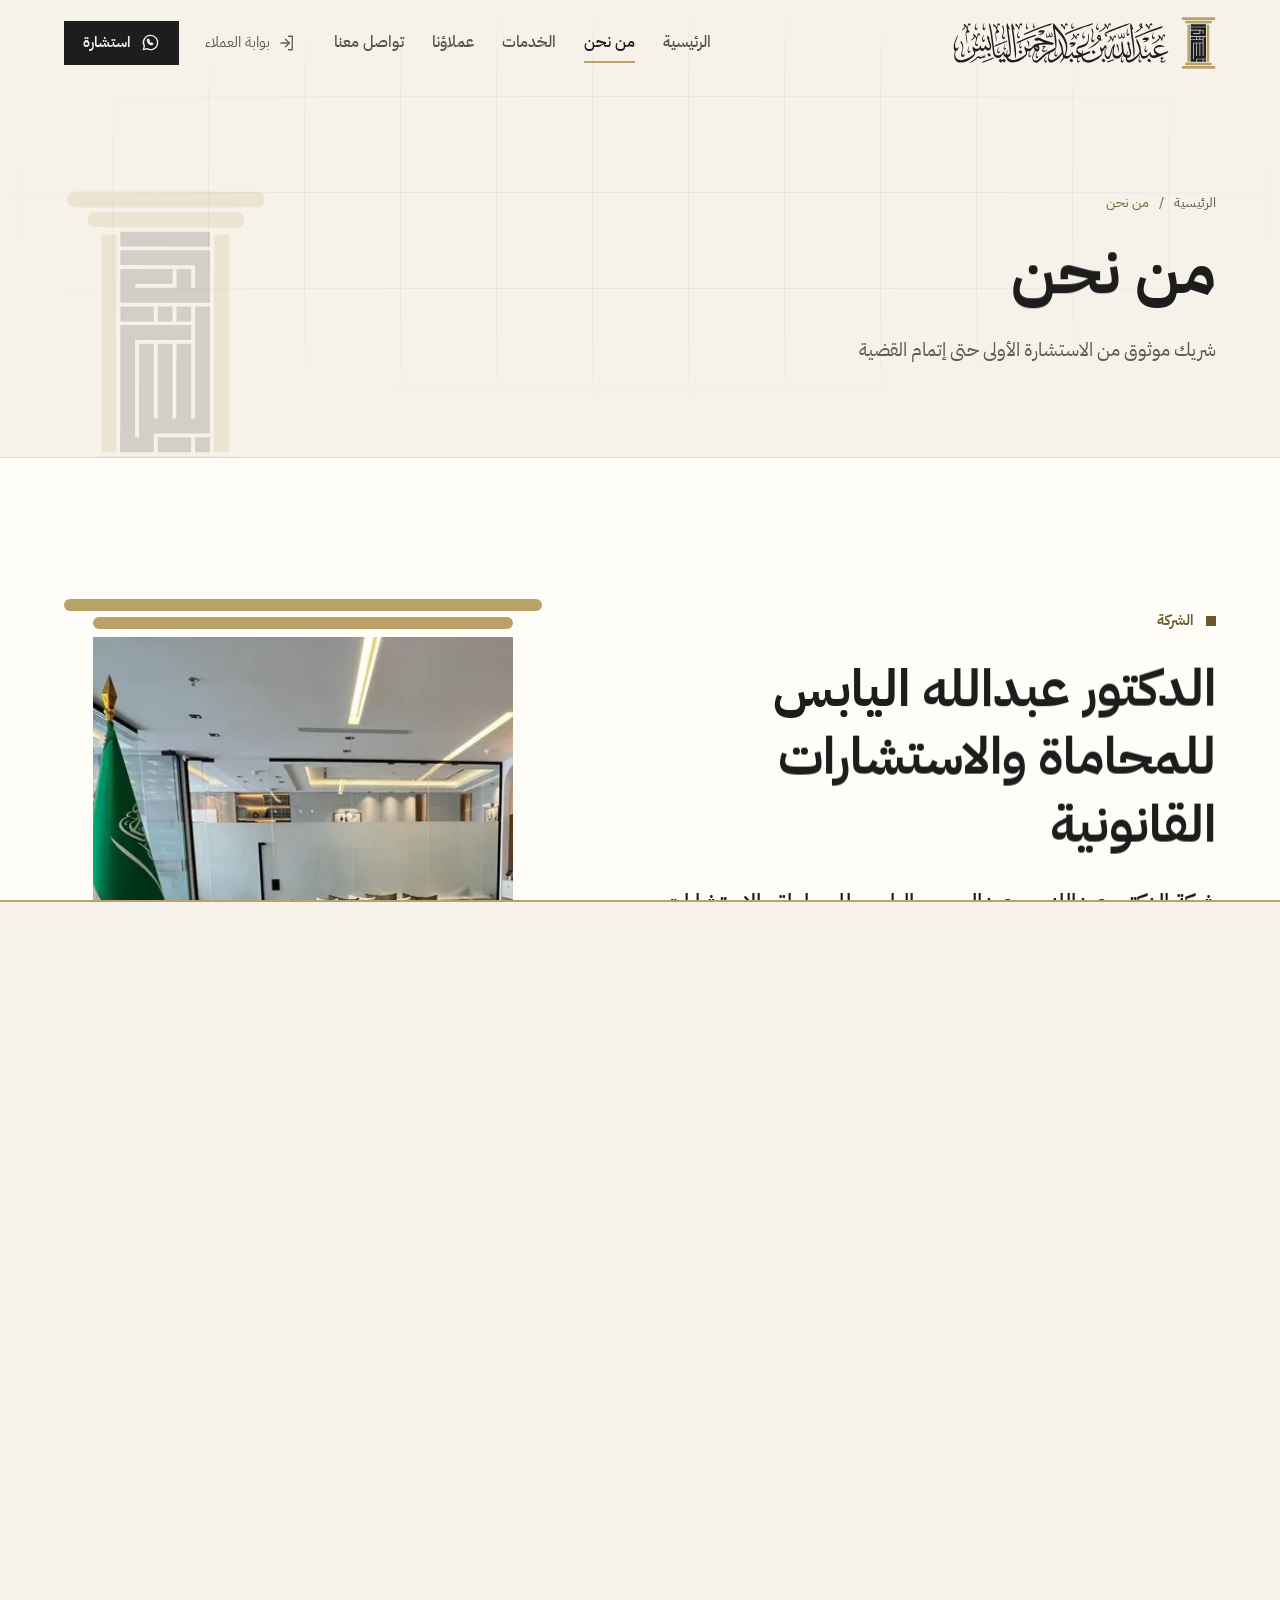
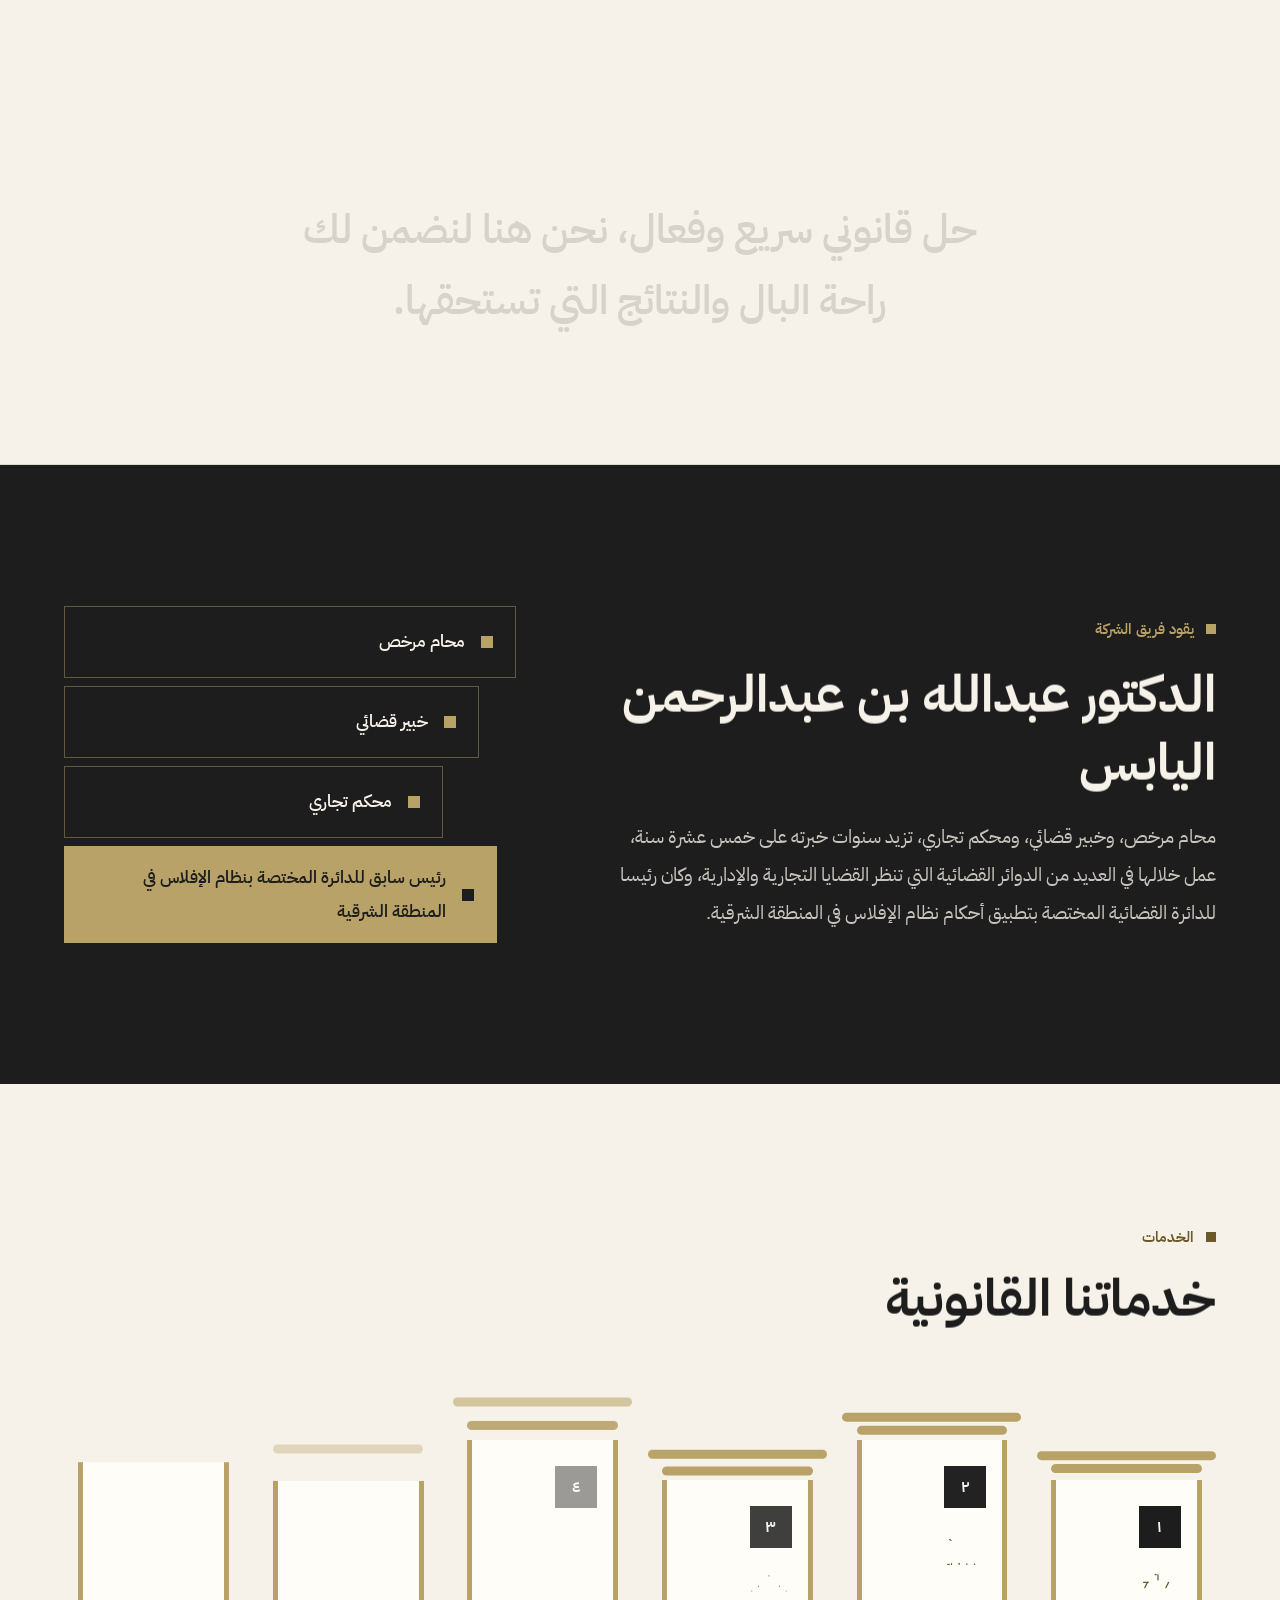
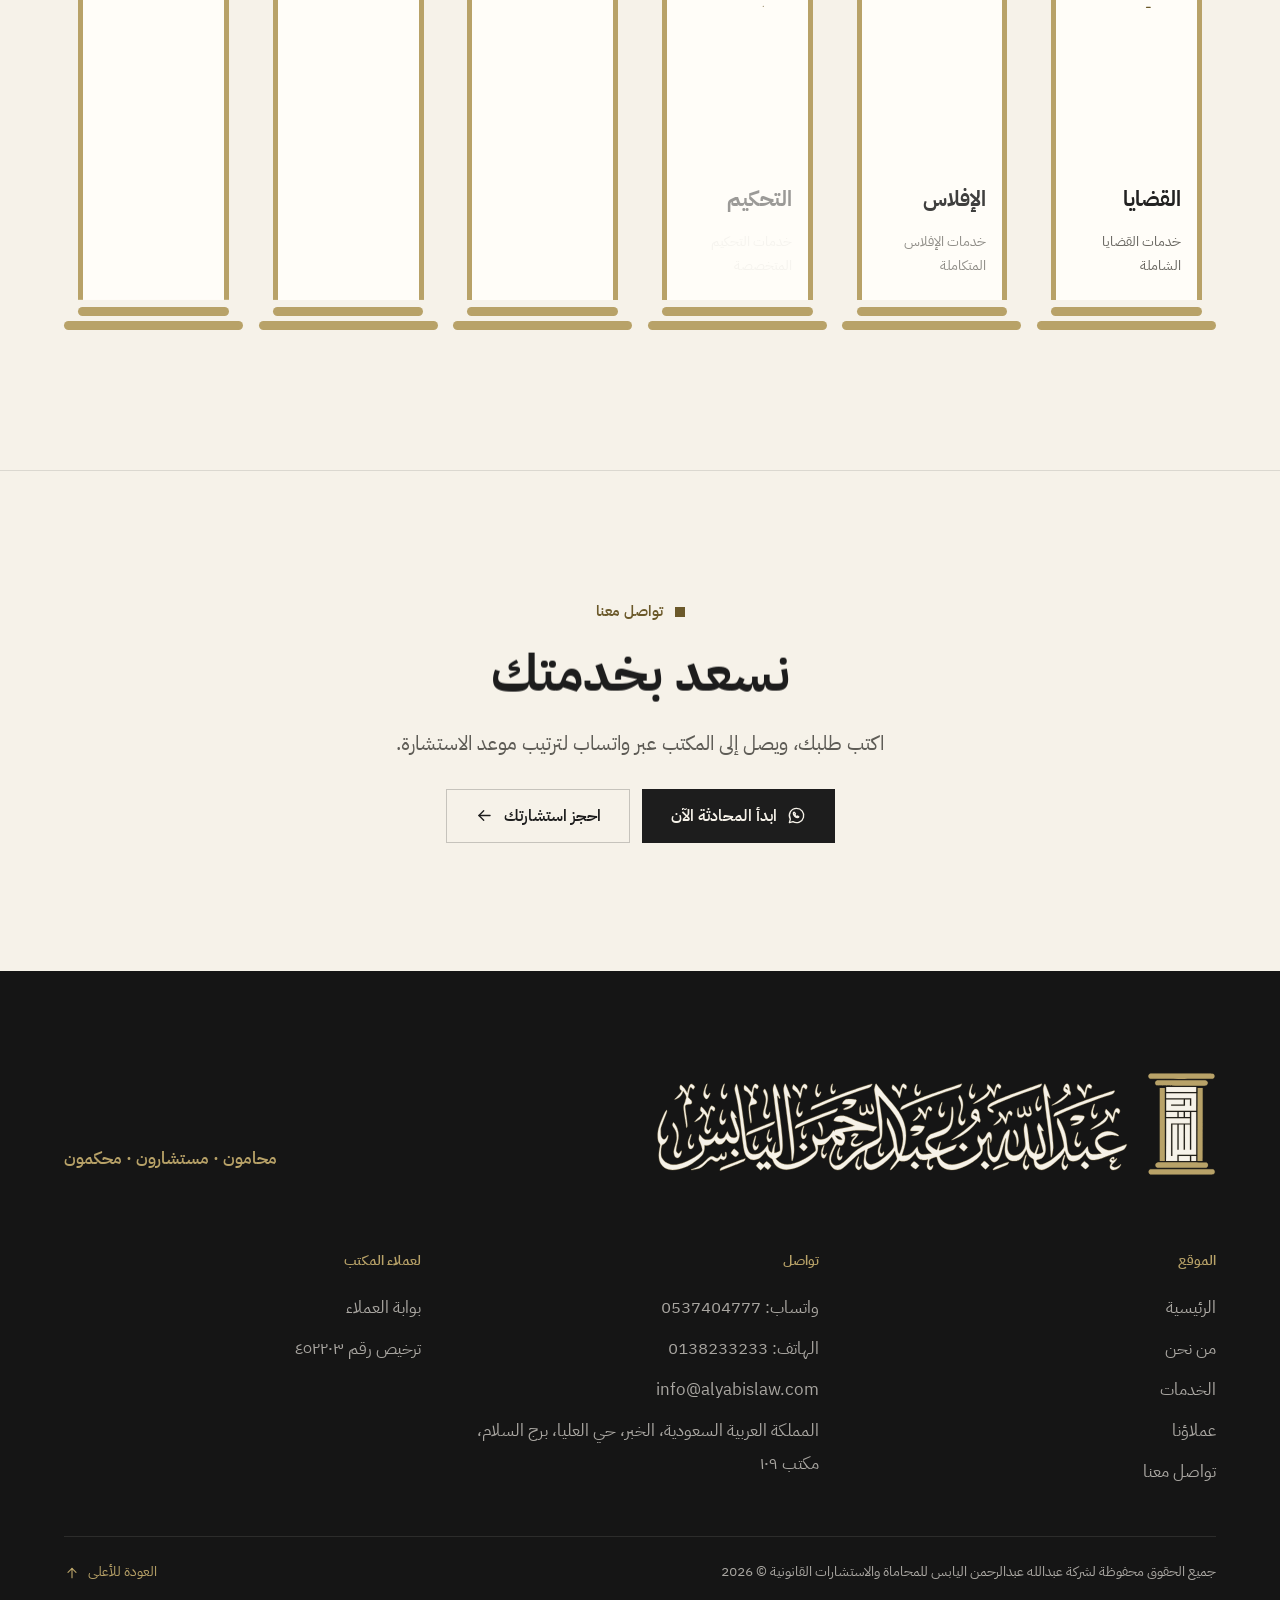
<file: about-us/index.html>
<!DOCTYPE html>
<html lang="ar" dir="rtl" class="no-js">
<head>
  <meta charset="UTF-8">
  <meta name="viewport" content="width=device-width, initial-scale=1.0">
  <title>من نحن | الدكتور عبدالله اليابس للمحاماة</title>
  <meta name="description" content="نبذة عن شركة الدكتور عبدالله بن عبدالرحمن اليابس للمحاماة والاستشارات القانونية وقائد فريقها.">
  <meta name="robots" content="noindex, nofollow">
  <link rel="canonical" href="https://alyabislaw.com/about-us/">
  <link rel="preload" href="/assets/fonts/ibm-plex-arabic-400-arabic.woff2" as="font" type="font/woff2" crossorigin>
  <link rel="preload" href="/assets/fonts/ibm-plex-arabic-700-arabic.woff2" as="font" type="font/woff2" crossorigin>
  <link rel="stylesheet" href="/assets/css/style.css?v=2">
  <meta property="og:type" content="website">
  <meta property="og:site_name" content="الدكتور عبدالله اليابس للمحاماة والاستشارات القانونية">
  <meta property="og:locale" content="ar_SA">
  <meta property="og:title" content="من نحن | الدكتور عبدالله اليابس للمحاماة">
  <meta property="og:description" content="نبذة عن شركة الدكتور عبدالله بن عبدالرحمن اليابس للمحاماة والاستشارات القانونية وقائد فريقها.">
  <meta property="og:url" content="https://alyabis.sites.alraedlaw.com/about-us/">
  <meta property="og:image" content="https://alyabis.sites.alraedlaw.com/assets/img/og-image.jpg">
  <meta property="og:image:width" content="1200">
  <meta property="og:image:height" content="630">
  <meta name="twitter:card" content="summary_large_image">
  <meta name="theme-color" content="#f6f2e9">
  <meta name="geo.region" content="SA-04">
  <meta name="geo.placename" content="الخبر">
  <link rel="icon" href="/favicon.ico" sizes="any">
  <link rel="icon" type="image/png" sizes="32x32" href="/assets/img/favicon-32.png">
  <link rel="apple-touch-icon" href="/assets/img/apple-touch-icon.png">
  <script>
    (function (h) {
      h.className = h.className.replace('no-js', 'js');
      try {
        if (matchMedia('(prefers-reduced-motion: reduce)').matches) h.classList.add('rm');
        if (sessionStorage.getItem('ya-nav')) { h.classList.add('is-arriving'); sessionStorage.removeItem('ya-nav'); }
        if (sessionStorage.getItem('ya-intro')) h.classList.add('intro-seen');
      } catch (e) {}
      setTimeout(function () { if (!h.classList.contains('ready')) h.classList.add('static'); }, 3500);
    })(document.documentElement);
  </script>
  <script type="application/ld+json">{"@context": "https://schema.org", "@type": "LegalService", "@id": "https://alyabislaw.com/#organization", "name": "شركة عبدالله عبدالرحمن اليابس للمحاماة والاستشارات القانونية", "alternateName": "الدكتور عبدالله اليابس للمحاماة والاستشارات القانونية", "url": "https://alyabislaw.com/", "logo": "https://alyabislaw.com/assets/img/icon-512.png", "image": "https://alyabislaw.com/assets/img/og-image.jpg", "telephone": "+966138233233", "email": "info@alyabislaw.com", "address": {"@type": "PostalAddress", "streetAddress": "حي العليا، برج السلام، مكتب 109", "addressLocality": "الخبر", "addressRegion": "المنطقة الشرقية", "addressCountry": "SA"}, "identifier": [{"@type": "PropertyValue", "name": "رقم الترخيص", "value": "452203"}, {"@type": "PropertyValue", "name": "الرقم الموحد للمنشأة", "value": "7038948464"}], "founder": {"@type": "Person", "name": "الدكتور عبدالله بن عبدالرحمن اليابس"}, "areaServed": "SA"}</script>
</head>
<body class="p-about">
  <a class="skip" href="#main">تخط إلى المحتوى</a>

  <div class="curtain" aria-hidden="true">
    <span class="curtain__line"></span>
    <svg class="curtain__pillar" viewBox="0 0 306.8 455.4"><use href="/assets/img/sprite.svg?v=2#pillar"/></svg>
  </div>

  <header class="hdr">
    <div class="wrap hdr__in">
      <a class="brand" href="/" aria-label="الدكتور عبدالله اليابس للمحاماة والاستشارات القانونية، الرئيسية">
        <svg class="brand__pillar" viewBox="0 0 306.8 455.4" aria-hidden="true" focusable="false"><use href="/assets/img/sprite.svg?v=2#pillar"/></svg>
        <svg class="brand__name" viewBox="0 0 821.4 159.8" aria-hidden="true" focusable="false"><use href="/assets/img/sprite.svg?v=2#name"/></svg>
      </a>
      <nav class="nav" aria-label="القائمة الرئيسية"><ul><li><a href="/">الرئيسية</a></li><li><a href="/about-us/" aria-current="page">من نحن</a></li><li><a href="/services/">الخدمات</a></li><li><a href="/#clients">عملاؤنا</a></li><li><a href="/contact/">تواصل معنا</a></li></ul></nav>
      <a class="hdr__portal" href="https://alyabislaw.alraedlaw.com/login"><svg class="ico" viewBox="0 0 24 24" aria-hidden="true" focusable="false"><use href="/assets/img/sprite.svg?v=2#i-door"/></svg><span>بوابة العملاء</span></a>
      <a class="btn btn--ink btn--sm hdr__cta" href="https://wa.me/966537404777?text=%D8%A7%D9%84%D8%B3%D9%84%D8%A7%D9%85%20%D8%B9%D9%84%D9%8A%D9%83%D9%85%D8%8C%20%D8%A3%D8%B1%D8%BA%D8%A8%20%D9%81%D9%8A%20%D8%AD%D8%AC%D8%B2%20%D8%A7%D8%B3%D8%AA%D8%B4%D8%A7%D8%B1%D8%A9%20%D9%82%D8%A7%D9%86%D9%88%D9%86%D9%8A%D8%A9." target="_blank" rel="noopener"><svg class="ico" viewBox="0 0 24 24" aria-hidden="true" focusable="false"><use href="/assets/img/sprite.svg?v=2#i-wa"/></svg><span>استشارة</span></a>
      <button class="burger" type="button" aria-expanded="false" aria-controls="menu" aria-label="فتح القائمة"><span></span><span></span></button>
    </div>
    <span class="hdr__progress" aria-hidden="true"></span>
  </header>

  <div class="menu" id="menu" inert>
    <ul class="menu__links"><li style="--i:1"><a href="/"><i>١</i>الرئيسية</a></li><li style="--i:2"><a href="/about-us/" aria-current="page"><i>٢</i>من نحن</a></li><li style="--i:3"><a href="/services/"><i>٣</i>الخدمات</a></li><li style="--i:4"><a href="/#clients"><i>٤</i>عملاؤنا</a></li><li style="--i:5"><a href="/contact/"><i>٥</i>تواصل معنا</a></li></ul>
    <div class="menu__foot">
      <a class="btn btn--gold" href="https://wa.me/966537404777?text=%D8%A7%D9%84%D8%B3%D9%84%D8%A7%D9%85%20%D8%B9%D9%84%D9%8A%D9%83%D9%85%D8%8C%20%D8%A3%D8%B1%D8%BA%D8%A8%20%D9%81%D9%8A%20%D8%AD%D8%AC%D8%B2%20%D8%A7%D8%B3%D8%AA%D8%B4%D8%A7%D8%B1%D8%A9%20%D9%82%D8%A7%D9%86%D9%88%D9%86%D9%8A%D8%A9." target="_blank" rel="noopener"><svg class="ico" viewBox="0 0 24 24" aria-hidden="true" focusable="false"><use href="/assets/img/sprite.svg?v=2#i-wa"/></svg><span>ابدأ المحادثة الآن</span></a>
      <a class="menu__line" href="tel:+966537404777" dir="ltr">0537404777</a>
      <a class="menu__line" href="https://alyabislaw.alraedlaw.com/login">بوابة العملاء</a>
    </div>
  </div>

  <main id="main">
<section class="phero">
      <div class="phero__grid" aria-hidden="true"></div>
      <svg class="phero__pillar" viewBox="0 0 306.8 455.4" aria-hidden="true" focusable="false"><use href="/assets/img/sprite.svg?v=2#pillar"/></svg>
      <div class="wrap phero__in">
        <nav class="crumbs" aria-label="مسار الصفحة" data-rise><a href="/">الرئيسية</a><span aria-hidden="true">/</span><span aria-current="page">من نحن</span></nav>
        <h1 class="phero__t" data-words>من نحن</h1>
        <p class="phero__lead" data-rise>شريك موثوق من الاستشارة الأولى حتى إتمام القضية</p>
      </div>
    </section>    <section class="about sec">
      <div class="wrap about__grid">
        <div class="about__text">
          <p class="eyebrow" data-rise>الشركة</p>
          <h2 class="h2" data-words>الدكتور عبدالله اليابس للمحاماة والاستشارات القانونية</h2>
          <p class="about__lead" data-rise>شركة الدكتور عبدالله بن عبدالرحمن اليابس للمحاماة والاستشارات القانونية، بخبرة في المجال القانوني تزيد على خمسة عشر عاما. نعلم أن القضايا التجارية والحقوقية تتطلب سرعة في الحل ودقة في الفهم والتحليل، ولذا نلتزم بتقديم حلول قانونية تسابق الوقت وتختصر الجهد، بدقة في التعامل مع كل تفاصيل القضية، وتركيز على الإنجاز في الوقت المناسب.</p>
          <p class="about__p" data-rise>يعلم عملاؤنا أن الالتزام والاحترافية أساس عملنا، وأننا نضع نصب أعيننا تحقيق أفضل النتائج مهما تعقدت القضية.</p>
        </div>
        <figure class="frame" data-frame>
          <span class="frame__cap" aria-hidden="true"><i></i><i></i></span>
          <span class="frame__img"><img src="/assets/img/office-900.webp" alt="مكتب الشركة في برج السلام بالخبر" width="900" height="506" loading="lazy"></span>
          <span class="frame__base" aria-hidden="true"><i></i><i></i></span>
          <figcaption>مقر الشركة، برج السلام، الخبر</figcaption>
        </figure>
      </div>
    </section>

    <section class="partner">
      <div class="wrap">
        <p class="partner__t" data-lines>لسنا مجرد فريق قانوني، بل شريك موثوق يقف إلى جانبك في كل مرحلة، من لحظة الاستشارة الأولى حتى إتمام القضية بنجاح. سواء كنت تبحث عن الحماية القانونية لشركتك أو تحتاج إلى حل قانوني سريع وفعال، نحن هنا لنضمن لك راحة البال والنتائج التي تستحقها.</p>
      </div>
    </section>

    <section class="leader sec">
      <div class="wrap leader__grid">
        <div class="leader__text">
          <p class="eyebrow eyebrow--gold" data-rise>يقود فريق الشركة</p>
          <h2 class="h2 leader__name" data-words>الدكتور عبدالله بن عبدالرحمن اليابس</h2>
          <p class="leader__bio" data-rise>محام مرخص، وخبير قضائي، ومحكم تجاري، تزيد سنوات خبرته على خمس عشرة سنة، عمل خلالها في العديد من الدوائر القضائية التي تنظر القضايا التجارية والإدارية، وكان رئيسا للدائرة القضائية المختصة بتطبيق أحكام نظام الإفلاس في المنطقة الشرقية.</p>
        </div>
        <ul class="stones" data-stones aria-label="الصفات المهنية"><li class="stone"><span>محام مرخص</span></li><li class="stone"><span>خبير قضائي</span></li><li class="stone"><span>محكم تجاري</span></li><li class="stone"><span>رئيس سابق للدائرة المختصة بنظام الإفلاس في المنطقة الشرقية</span></li></ul>
      </div>
    </section>

    <section class="svcs sec">
      <div class="wrap">
        <header class="shead">
          <p class="eyebrow" data-rise>الخدمات</p>
          <h2 class="h2" data-words>خدماتنا القانونية</h2>
        </header>
        <div class="colonnade" data-colonnade>
          <a class="col" href="/services/#cases">
            <span class="col__cap" aria-hidden="true"><i></i><i></i></span>
            <span class="col__body">
              <span class="col__n" aria-hidden="true">١</span>
              <svg class="col__ico draw" viewBox="0 0 48 48" aria-hidden="true" focusable="false"><use href="/assets/img/sprite.svg?v=2#i-cases"/></svg>
              <span class="col__t">القضايا</span>
              <span class="col__sub">خدمات القضايا الشاملة</span>
            </span>
            <span class="col__base" aria-hidden="true"><i></i><i></i></span>
          </a>
          <a class="col" href="/services/#bankruptcy">
            <span class="col__cap" aria-hidden="true"><i></i><i></i></span>
            <span class="col__body">
              <span class="col__n" aria-hidden="true">٢</span>
              <svg class="col__ico draw" viewBox="0 0 48 48" aria-hidden="true" focusable="false"><use href="/assets/img/sprite.svg?v=2#i-bankruptcy"/></svg>
              <span class="col__t">الإفلاس</span>
              <span class="col__sub">خدمات الإفلاس المتكاملة</span>
            </span>
            <span class="col__base" aria-hidden="true"><i></i><i></i></span>
          </a>
          <a class="col" href="/services/#arbitration">
            <span class="col__cap" aria-hidden="true"><i></i><i></i></span>
            <span class="col__body">
              <span class="col__n" aria-hidden="true">٣</span>
              <svg class="col__ico draw" viewBox="0 0 48 48" aria-hidden="true" focusable="false"><use href="/assets/img/sprite.svg?v=2#i-arbitration"/></svg>
              <span class="col__t">التحكيم</span>
              <span class="col__sub">خدمات التحكيم المتخصصة</span>
            </span>
            <span class="col__base" aria-hidden="true"><i></i><i></i></span>
          </a>
          <a class="col" href="/services/#companies">
            <span class="col__cap" aria-hidden="true"><i></i><i></i></span>
            <span class="col__body">
              <span class="col__n" aria-hidden="true">٤</span>
              <svg class="col__ico draw" viewBox="0 0 48 48" aria-hidden="true" focusable="false"><use href="/assets/img/sprite.svg?v=2#i-companies"/></svg>
              <span class="col__t">الشركات</span>
              <span class="col__sub">خدمات الشركات الشاملة</span>
            </span>
            <span class="col__base" aria-hidden="true"><i></i><i></i></span>
          </a>
          <a class="col" href="/services/#trustees">
            <span class="col__cap" aria-hidden="true"><i></i><i></i></span>
            <span class="col__body">
              <span class="col__n" aria-hidden="true">٥</span>
              <svg class="col__ico draw" viewBox="0 0 48 48" aria-hidden="true" focusable="false"><use href="/assets/img/sprite.svg?v=2#i-trustees"/></svg>
              <span class="col__t">الشراكة مع أمناء الإفلاس</span>
              <span class="col__sub">شراكة متخصصة</span>
            </span>
            <span class="col__base" aria-hidden="true"><i></i><i></i></span>
          </a>
          <a class="col" href="/services/#consulting">
            <span class="col__cap" aria-hidden="true"><i></i><i></i></span>
            <span class="col__body">
              <span class="col__n" aria-hidden="true">٦</span>
              <svg class="col__ico draw" viewBox="0 0 48 48" aria-hidden="true" focusable="false"><use href="/assets/img/sprite.svg?v=2#i-consulting"/></svg>
              <span class="col__t">الاستشارات الشرعية والقانونية</span>
              <span class="col__sub">استشارات متكاملة ومتخصصة</span>
            </span>
            <span class="col__base" aria-hidden="true"><i></i><i></i></span>
          </a>
        </div>
      </div>
    </section>

    <section class="cta">
      <div class="wrap cta__in">
        <p class="eyebrow" data-rise>تواصل معنا</p>
        <h2 class="h2 cta__t" data-words>نسعد بخدمتك</h2>
        <p class="lead" data-rise>اكتب طلبك، ويصل إلى المكتب عبر واتساب لترتيب موعد الاستشارة.</p>
        <div class="cta__actions" data-rise>
          <a class="btn btn--ink" href="https://wa.me/966537404777?text=%D8%A7%D9%84%D8%B3%D9%84%D8%A7%D9%85%20%D8%B9%D9%84%D9%8A%D9%83%D9%85%D8%8C%20%D8%A3%D8%B1%D8%BA%D8%A8%20%D9%81%D9%8A%20%D8%AD%D8%AC%D8%B2%20%D8%A7%D8%B3%D8%AA%D8%B4%D8%A7%D8%B1%D8%A9%20%D9%82%D8%A7%D9%86%D9%88%D9%86%D9%8A%D8%A9." target="_blank" rel="noopener"><svg class="ico" viewBox="0 0 24 24" aria-hidden="true" focusable="false"><use href="/assets/img/sprite.svg?v=2#i-wa"/></svg><span>ابدأ المحادثة الآن</span></a>
          <a class="btn btn--line" href="/contact/"><span>احجز استشارتك</span><svg class="ico" viewBox="0 0 24 24" aria-hidden="true" focusable="false"><use href="/assets/img/sprite.svg?v=2#i-arrow"/></svg></a>
        </div>
      </div>
    </section>

  </main>

  <footer class="ftr">
    <div class="wrap">
      <div class="ftr__top">
        <div class="ftr__logo" aria-hidden="true"><svg class="ftr__lockup" viewBox="0 0 2499.5 455.4" aria-hidden="true" focusable="false"><use href="/assets/img/sprite.svg?v=2#name" x="0" y="36.4" width="2106.8" height="409.9"/><use href="/assets/img/sprite.svg?v=2#pillar" x="2192.7" y="0" width="306.8" height="455.4"/></svg></div>
        <p class="ftr__slogan">محامون · مستشارون · محكمون</p>
      </div>
      <div class="ftr__grid">
        <div class="ftr__col">
          <p class="ftr__h">الموقع</p>
          <ul><li><a href="/">الرئيسية</a></li><li><a href="/about-us/">من نحن</a></li><li><a href="/services/">الخدمات</a></li><li><a href="/#clients">عملاؤنا</a></li><li><a href="/contact/">تواصل معنا</a></li></ul>
        </div>
        <div class="ftr__col">
          <p class="ftr__h">تواصل</p>
          <ul>
            <li><a href="https://wa.me/966537404777?text=%D8%A7%D9%84%D8%B3%D9%84%D8%A7%D9%85%20%D8%B9%D9%84%D9%8A%D9%83%D9%85%D8%8C%20%D8%A3%D8%B1%D8%BA%D8%A8%20%D9%81%D9%8A%20%D8%AD%D8%AC%D8%B2%20%D8%A7%D8%B3%D8%AA%D8%B4%D8%A7%D8%B1%D8%A9%20%D9%82%D8%A7%D9%86%D9%88%D9%86%D9%8A%D8%A9." target="_blank" rel="noopener">واتساب: <span dir="ltr">0537404777</span></a></li>
            <li><a href="tel:+966138233233">الهاتف: <span dir="ltr">0138233233</span></a></li>
            <li><a href="mailto:info@alyabislaw.com" dir="ltr">info@alyabislaw.com</a></li>
            <li>المملكة العربية السعودية، الخبر، حي العليا، برج السلام، مكتب ١٠٩</li>
          </ul>
        </div>
        <div class="ftr__col">
          <p class="ftr__h">لعملاء المكتب</p>
          <ul><li><a href="https://alyabislaw.alraedlaw.com/login">بوابة العملاء</a></li><li>ترخيص رقم ٤٥٢٢٠٣</li></ul>
        </div>
      </div>
      <div class="ftr__bottom">
        <p>جميع الحقوق محفوظة لشركة عبدالله عبدالرحمن اليابس للمحاماة والاستشارات القانونية © <span data-year>2026</span></p>
        <a class="totop" href="#top">العودة للأعلى <svg class="ico" viewBox="0 0 24 24" aria-hidden="true" focusable="false"><use href="/assets/img/sprite.svg?v=2#i-up"/></svg></a>
      </div>
    </div>
  </footer>


  <script src="/assets/js/vendor/gsap.min.js?v=2" defer></script>
  <script src="/assets/js/vendor/ScrollTrigger.min.js?v=2" defer></script>
  <script src="/assets/js/vendor/lenis.min.js?v=2" defer></script>
  <script src="/assets/js/main.js?v=2" defer></script>
</body>
</html>
</file>
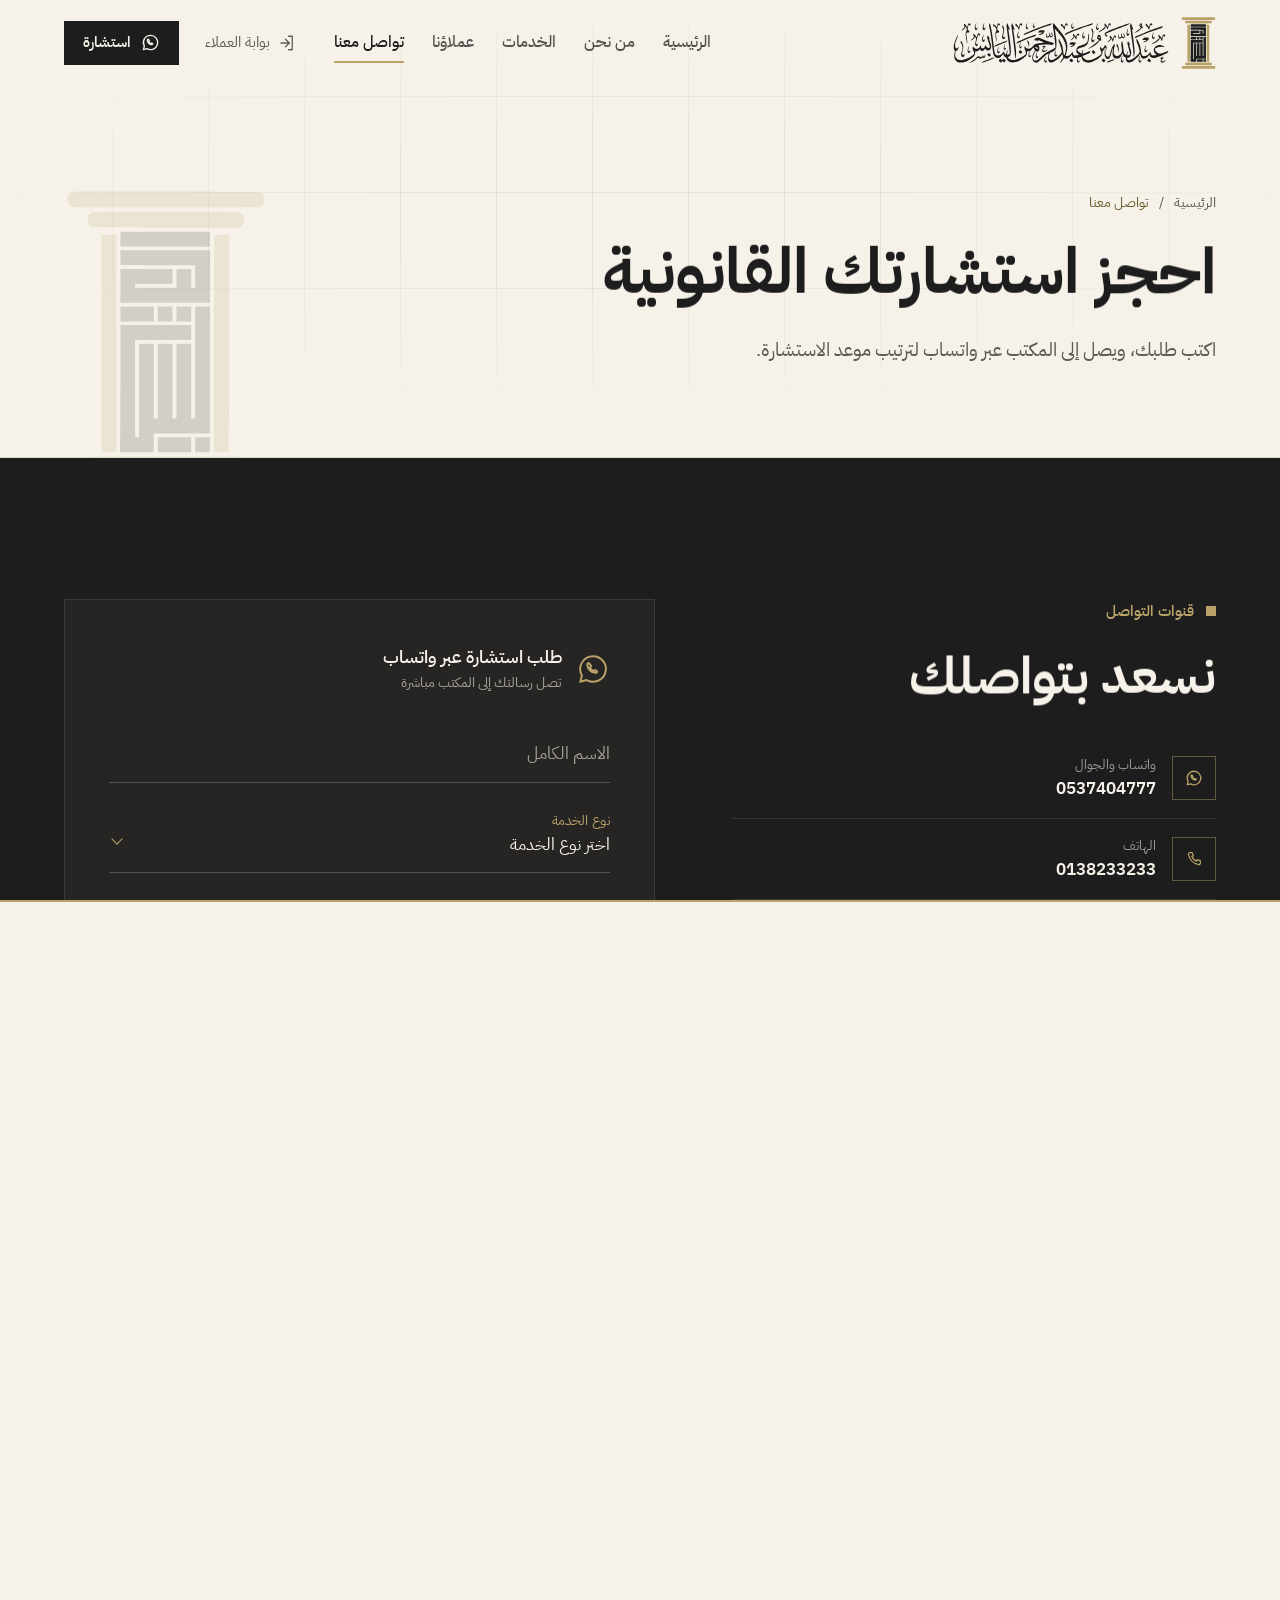
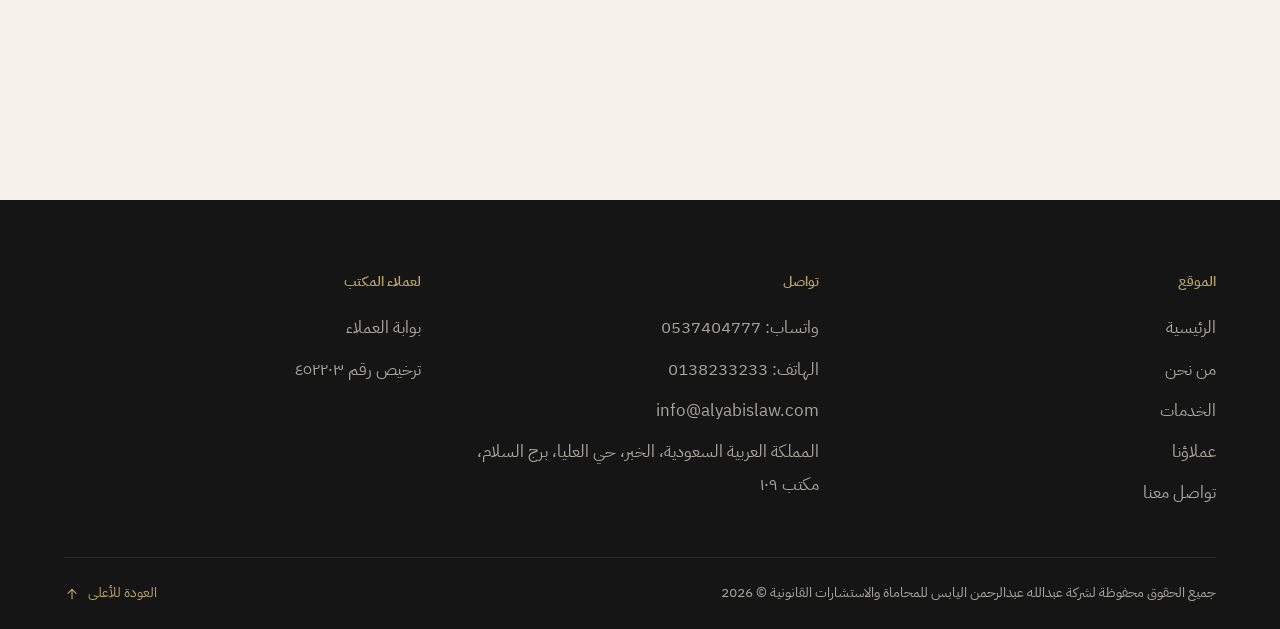
<file: contact/index.html>
<!DOCTYPE html>
<html lang="ar" dir="rtl" class="no-js">
<head>
  <meta charset="UTF-8">
  <meta name="viewport" content="width=device-width, initial-scale=1.0">
  <title>تواصل معنا | الدكتور عبدالله اليابس للمحاماة</title>
  <meta name="description" content="احجز استشارتك مع الدكتور عبدالله اليابس للمحاماة في الخبر: واتساب، والهاتف، والبريد الإلكتروني.">
  <meta name="robots" content="noindex, nofollow">
  <link rel="canonical" href="https://alyabislaw.com/contact/">
  <link rel="preload" href="/assets/fonts/ibm-plex-arabic-400-arabic.woff2" as="font" type="font/woff2" crossorigin>
  <link rel="preload" href="/assets/fonts/ibm-plex-arabic-700-arabic.woff2" as="font" type="font/woff2" crossorigin>
  <link rel="stylesheet" href="/assets/css/style.css?v=2">
  <meta property="og:type" content="website">
  <meta property="og:site_name" content="الدكتور عبدالله اليابس للمحاماة والاستشارات القانونية">
  <meta property="og:locale" content="ar_SA">
  <meta property="og:title" content="تواصل معنا | الدكتور عبدالله اليابس للمحاماة">
  <meta property="og:description" content="احجز استشارتك مع الدكتور عبدالله اليابس للمحاماة في الخبر: واتساب، والهاتف، والبريد الإلكتروني.">
  <meta property="og:url" content="https://alyabis.sites.alraedlaw.com/contact/">
  <meta property="og:image" content="https://alyabis.sites.alraedlaw.com/assets/img/og-image.jpg">
  <meta property="og:image:width" content="1200">
  <meta property="og:image:height" content="630">
  <meta name="twitter:card" content="summary_large_image">
  <meta name="theme-color" content="#f6f2e9">
  <meta name="geo.region" content="SA-04">
  <meta name="geo.placename" content="الخبر">
  <link rel="icon" href="/favicon.ico" sizes="any">
  <link rel="icon" type="image/png" sizes="32x32" href="/assets/img/favicon-32.png">
  <link rel="apple-touch-icon" href="/assets/img/apple-touch-icon.png">
  <script>
    (function (h) {
      h.className = h.className.replace('no-js', 'js');
      try {
        if (matchMedia('(prefers-reduced-motion: reduce)').matches) h.classList.add('rm');
        if (sessionStorage.getItem('ya-nav')) { h.classList.add('is-arriving'); sessionStorage.removeItem('ya-nav'); }
        if (sessionStorage.getItem('ya-intro')) h.classList.add('intro-seen');
      } catch (e) {}
      setTimeout(function () { if (!h.classList.contains('ready')) h.classList.add('static'); }, 3500);
    })(document.documentElement);
  </script>
  <script type="application/ld+json">{"@context": "https://schema.org", "@type": "LegalService", "@id": "https://alyabislaw.com/#organization", "name": "شركة عبدالله عبدالرحمن اليابس للمحاماة والاستشارات القانونية", "alternateName": "الدكتور عبدالله اليابس للمحاماة والاستشارات القانونية", "url": "https://alyabislaw.com/", "logo": "https://alyabislaw.com/assets/img/icon-512.png", "image": "https://alyabislaw.com/assets/img/og-image.jpg", "telephone": "+966138233233", "email": "info@alyabislaw.com", "address": {"@type": "PostalAddress", "streetAddress": "حي العليا، برج السلام، مكتب 109", "addressLocality": "الخبر", "addressRegion": "المنطقة الشرقية", "addressCountry": "SA"}, "identifier": [{"@type": "PropertyValue", "name": "رقم الترخيص", "value": "452203"}, {"@type": "PropertyValue", "name": "الرقم الموحد للمنشأة", "value": "7038948464"}], "founder": {"@type": "Person", "name": "الدكتور عبدالله بن عبدالرحمن اليابس"}, "areaServed": "SA"}</script>
</head>
<body class="p-contact">
  <a class="skip" href="#main">تخط إلى المحتوى</a>

  <div class="curtain" aria-hidden="true">
    <span class="curtain__line"></span>
    <svg class="curtain__pillar" viewBox="0 0 306.8 455.4"><use href="/assets/img/sprite.svg?v=2#pillar"/></svg>
  </div>

  <header class="hdr">
    <div class="wrap hdr__in">
      <a class="brand" href="/" aria-label="الدكتور عبدالله اليابس للمحاماة والاستشارات القانونية، الرئيسية">
        <svg class="brand__pillar" viewBox="0 0 306.8 455.4" aria-hidden="true" focusable="false"><use href="/assets/img/sprite.svg?v=2#pillar"/></svg>
        <svg class="brand__name" viewBox="0 0 821.4 159.8" aria-hidden="true" focusable="false"><use href="/assets/img/sprite.svg?v=2#name"/></svg>
      </a>
      <nav class="nav" aria-label="القائمة الرئيسية"><ul><li><a href="/">الرئيسية</a></li><li><a href="/about-us/">من نحن</a></li><li><a href="/services/">الخدمات</a></li><li><a href="/#clients">عملاؤنا</a></li><li><a href="/contact/" aria-current="page">تواصل معنا</a></li></ul></nav>
      <a class="hdr__portal" href="https://alyabislaw.alraedlaw.com/login"><svg class="ico" viewBox="0 0 24 24" aria-hidden="true" focusable="false"><use href="/assets/img/sprite.svg?v=2#i-door"/></svg><span>بوابة العملاء</span></a>
      <a class="btn btn--ink btn--sm hdr__cta" href="https://wa.me/966537404777?text=%D8%A7%D9%84%D8%B3%D9%84%D8%A7%D9%85%20%D8%B9%D9%84%D9%8A%D9%83%D9%85%D8%8C%20%D8%A3%D8%B1%D8%BA%D8%A8%20%D9%81%D9%8A%20%D8%AD%D8%AC%D8%B2%20%D8%A7%D8%B3%D8%AA%D8%B4%D8%A7%D8%B1%D8%A9%20%D9%82%D8%A7%D9%86%D9%88%D9%86%D9%8A%D8%A9." target="_blank" rel="noopener"><svg class="ico" viewBox="0 0 24 24" aria-hidden="true" focusable="false"><use href="/assets/img/sprite.svg?v=2#i-wa"/></svg><span>استشارة</span></a>
      <button class="burger" type="button" aria-expanded="false" aria-controls="menu" aria-label="فتح القائمة"><span></span><span></span></button>
    </div>
    <span class="hdr__progress" aria-hidden="true"></span>
  </header>

  <div class="menu" id="menu" inert>
    <ul class="menu__links"><li style="--i:1"><a href="/"><i>١</i>الرئيسية</a></li><li style="--i:2"><a href="/about-us/"><i>٢</i>من نحن</a></li><li style="--i:3"><a href="/services/"><i>٣</i>الخدمات</a></li><li style="--i:4"><a href="/#clients"><i>٤</i>عملاؤنا</a></li><li style="--i:5"><a href="/contact/" aria-current="page"><i>٥</i>تواصل معنا</a></li></ul>
    <div class="menu__foot">
      <a class="btn btn--gold" href="https://wa.me/966537404777?text=%D8%A7%D9%84%D8%B3%D9%84%D8%A7%D9%85%20%D8%B9%D9%84%D9%8A%D9%83%D9%85%D8%8C%20%D8%A3%D8%B1%D8%BA%D8%A8%20%D9%81%D9%8A%20%D8%AD%D8%AC%D8%B2%20%D8%A7%D8%B3%D8%AA%D8%B4%D8%A7%D8%B1%D8%A9%20%D9%82%D8%A7%D9%86%D9%88%D9%86%D9%8A%D8%A9." target="_blank" rel="noopener"><svg class="ico" viewBox="0 0 24 24" aria-hidden="true" focusable="false"><use href="/assets/img/sprite.svg?v=2#i-wa"/></svg><span>ابدأ المحادثة الآن</span></a>
      <a class="menu__line" href="tel:+966537404777" dir="ltr">0537404777</a>
      <a class="menu__line" href="https://alyabislaw.alraedlaw.com/login">بوابة العملاء</a>
    </div>
  </div>

  <main id="main">
<section class="phero">
      <div class="phero__grid" aria-hidden="true"></div>
      <svg class="phero__pillar" viewBox="0 0 306.8 455.4" aria-hidden="true" focusable="false"><use href="/assets/img/sprite.svg?v=2#pillar"/></svg>
      <div class="wrap phero__in">
        <nav class="crumbs" aria-label="مسار الصفحة" data-rise><a href="/">الرئيسية</a><span aria-hidden="true">/</span><span aria-current="page">تواصل معنا</span></nav>
        <h1 class="phero__t" data-words>احجز استشارتك القانونية</h1>
        <p class="phero__lead" data-rise>اكتب طلبك، ويصل إلى المكتب عبر واتساب لترتيب موعد الاستشارة.</p>
      </div>
    </section>    <section class="consult consult--page sec">
      <div class="wrap consult__grid">
        <div class="consult__info">
          <p class="eyebrow eyebrow--gold" data-rise>قنوات التواصل</p>
          <h2 class="h2" data-words>نسعد بتواصلك</h2>
          <ul class="cinfo">
          <li><span class="cinfo__i"><svg class="ico" viewBox="0 0 24 24" aria-hidden="true" focusable="false"><use href="/assets/img/sprite.svg?v=2#i-wa"/></svg></span><span><small>واتساب والجوال</small><a href="https://wa.me/966537404777?text=%D8%A7%D9%84%D8%B3%D9%84%D8%A7%D9%85%20%D8%B9%D9%84%D9%8A%D9%83%D9%85%D8%8C%20%D8%A3%D8%B1%D8%BA%D8%A8%20%D9%81%D9%8A%20%D8%AD%D8%AC%D8%B2%20%D8%A7%D8%B3%D8%AA%D8%B4%D8%A7%D8%B1%D8%A9%20%D9%82%D8%A7%D9%86%D9%88%D9%86%D9%8A%D8%A9." target="_blank" rel="noopener" dir="ltr">0537404777</a></span></li>
          <li><span class="cinfo__i"><svg class="ico" viewBox="0 0 24 24" aria-hidden="true" focusable="false"><use href="/assets/img/sprite.svg?v=2#i-phone"/></svg></span><span><small>الهاتف</small><a href="tel:+966138233233" dir="ltr">0138233233</a></span></li>
          <li><span class="cinfo__i"><svg class="ico" viewBox="0 0 24 24" aria-hidden="true" focusable="false"><use href="/assets/img/sprite.svg?v=2#i-mail"/></svg></span><span><small>البريد الإلكتروني</small><a href="mailto:info@alyabislaw.com" dir="ltr">info@alyabislaw.com</a></span></li>
          <li><span class="cinfo__i"><svg class="ico" viewBox="0 0 24 24" aria-hidden="true" focusable="false"><use href="/assets/img/sprite.svg?v=2#i-pin"/></svg></span><span><small>العنوان</small><a href="https://www.google.com/maps/search/?api=1&query=%D8%A8%D8%B1%D8%AC%20%D8%A7%D9%84%D8%B3%D9%84%D8%A7%D9%85%20%D8%AD%D9%8A%20%D8%A7%D9%84%D8%B9%D9%84%D9%8A%D8%A7%20%D8%A7%D9%84%D8%AE%D8%A8%D8%B1" target="_blank" rel="noopener">المملكة العربية السعودية، الخبر، حي العليا، برج السلام، مكتب ١٠٩</a></span></li>
          <li><span class="cinfo__i"><svg class="ico" viewBox="0 0 24 24" aria-hidden="true" focusable="false"><use href="/assets/img/sprite.svg?v=2#i-door"/></svg></span><span><small>بوابة العملاء وفريق العمل</small><a href="https://alyabislaw.alraedlaw.com/login">الدخول إلى حسابك</a></span></li>
        </ul>
        </div>
        <form class="wa" id="wa-form" action="https://wa.me/966537404777" method="get" target="_blank">
          <div class="wa__head"><svg class="ico" viewBox="0 0 24 24" aria-hidden="true" focusable="false"><use href="/assets/img/sprite.svg?v=2#i-wa"/></svg><span><b>طلب استشارة عبر واتساب</b><small>تصل رسالتك إلى المكتب مباشرة</small></span></div>
          <div class="field"><input id="wa-name" name="name" placeholder=" " autocomplete="name" required><label for="wa-name">الاسم الكامل</label></div>
          <div class="field field--select"><select id="wa-type" name="type" required><option value="" selected disabled>اختر نوع الخدمة</option><option value="قضايا الإفلاس">قضايا الإفلاس</option><option value="القضايا التجارية">القضايا التجارية</option><option value="قضايا الشركات">قضايا الشركات</option><option value="القضايا الحقوقية">القضايا الحقوقية</option><option value="القضايا الإدارية">القضايا الإدارية</option><option value="القضايا العقارية">القضايا العقارية</option><option value="قضايا التركات">قضايا التركات</option><option value="منازعات العقود">منازعات العقود</option><option value="التحكيم">التحكيم</option><option value="قضايا التنفيذ">قضايا التنفيذ</option><option value="الاستشارات القانونية">الاستشارات القانونية</option><option value="الجلسات الاستشارية">الجلسات الاستشارية</option><option value="أخرى">أخرى</option></select><label for="wa-type">نوع الخدمة</label></div>
          <fieldset class="pick"><legend>وقت التواصل المفضل</legend><div class="pick__opts"><label><input type="radio" name="time" value="الفترة الصباحية (٩ - ١٢)"><span>الفترة الصباحية (٩ - ١٢)</span></label><label><input type="radio" name="time" value="بعد الظهر (١٢ - ٤)"><span>بعد الظهر (١٢ - ٤)</span></label><label><input type="radio" name="time" value="الفترة المسائية (٤ - ٨)"><span>الفترة المسائية (٤ - ٨)</span></label><label><input type="radio" name="time" value="أي وقت"><span>أي وقت</span></label></div></fieldset>
          <div class="field field--area"><textarea id="wa-msg" name="msg" rows="3" placeholder=" " required></textarea><label for="wa-msg">تفاصيل القضية أو الاستفسار</label></div>
          <div class="wa__preview" aria-hidden="true"><span class="wa__bubble" id="wa-bubble">السلام عليكم، أرغب في حجز استشارة قانونية.</span></div>
          <input type="hidden" name="text" id="wa-text" value="السلام عليكم، أرغب في حجز استشارة قانونية.">
          <p class="wa__note"><svg class="ico" viewBox="0 0 24 24" aria-hidden="true" focusable="false"><use href="/assets/img/sprite.svg?v=2#i-shield"/></svg><span>تعامل جميع المعلومات بسرية تامة وفق أخلاقيات مهنة المحاماة.</span></p>
          <button class="btn btn--ink" type="submit"><svg class="ico" viewBox="0 0 24 24" aria-hidden="true" focusable="false"><use href="/assets/img/sprite.svg?v=2#i-wa"/></svg><span>إرسال عبر واتساب</span></button>
        </form>
      </div>
    </section>

  </main>

  <footer class="ftr">
    <div class="wrap">
      <div class="ftr__top">
        <div class="ftr__logo" aria-hidden="true"><svg class="ftr__lockup" viewBox="0 0 2499.5 455.4" aria-hidden="true" focusable="false"><use href="/assets/img/sprite.svg?v=2#name" x="0" y="36.4" width="2106.8" height="409.9"/><use href="/assets/img/sprite.svg?v=2#pillar" x="2192.7" y="0" width="306.8" height="455.4"/></svg></div>
        <p class="ftr__slogan">محامون · مستشارون · محكمون</p>
      </div>
      <div class="ftr__grid">
        <div class="ftr__col">
          <p class="ftr__h">الموقع</p>
          <ul><li><a href="/">الرئيسية</a></li><li><a href="/about-us/">من نحن</a></li><li><a href="/services/">الخدمات</a></li><li><a href="/#clients">عملاؤنا</a></li><li><a href="/contact/">تواصل معنا</a></li></ul>
        </div>
        <div class="ftr__col">
          <p class="ftr__h">تواصل</p>
          <ul>
            <li><a href="https://wa.me/966537404777?text=%D8%A7%D9%84%D8%B3%D9%84%D8%A7%D9%85%20%D8%B9%D9%84%D9%8A%D9%83%D9%85%D8%8C%20%D8%A3%D8%B1%D8%BA%D8%A8%20%D9%81%D9%8A%20%D8%AD%D8%AC%D8%B2%20%D8%A7%D8%B3%D8%AA%D8%B4%D8%A7%D8%B1%D8%A9%20%D9%82%D8%A7%D9%86%D9%88%D9%86%D9%8A%D8%A9." target="_blank" rel="noopener">واتساب: <span dir="ltr">0537404777</span></a></li>
            <li><a href="tel:+966138233233">الهاتف: <span dir="ltr">0138233233</span></a></li>
            <li><a href="mailto:info@alyabislaw.com" dir="ltr">info@alyabislaw.com</a></li>
            <li>المملكة العربية السعودية، الخبر، حي العليا، برج السلام، مكتب ١٠٩</li>
          </ul>
        </div>
        <div class="ftr__col">
          <p class="ftr__h">لعملاء المكتب</p>
          <ul><li><a href="https://alyabislaw.alraedlaw.com/login">بوابة العملاء</a></li><li>ترخيص رقم ٤٥٢٢٠٣</li></ul>
        </div>
      </div>
      <div class="ftr__bottom">
        <p>جميع الحقوق محفوظة لشركة عبدالله عبدالرحمن اليابس للمحاماة والاستشارات القانونية © <span data-year>2026</span></p>
        <a class="totop" href="#top">العودة للأعلى <svg class="ico" viewBox="0 0 24 24" aria-hidden="true" focusable="false"><use href="/assets/img/sprite.svg?v=2#i-up"/></svg></a>
      </div>
    </div>
  </footer>


  <script src="/assets/js/vendor/gsap.min.js?v=2" defer></script>
  <script src="/assets/js/vendor/ScrollTrigger.min.js?v=2" defer></script>
  <script src="/assets/js/vendor/lenis.min.js?v=2" defer></script>
  <script src="/assets/js/main.js?v=2" defer></script>
</body>
</html>
</file>
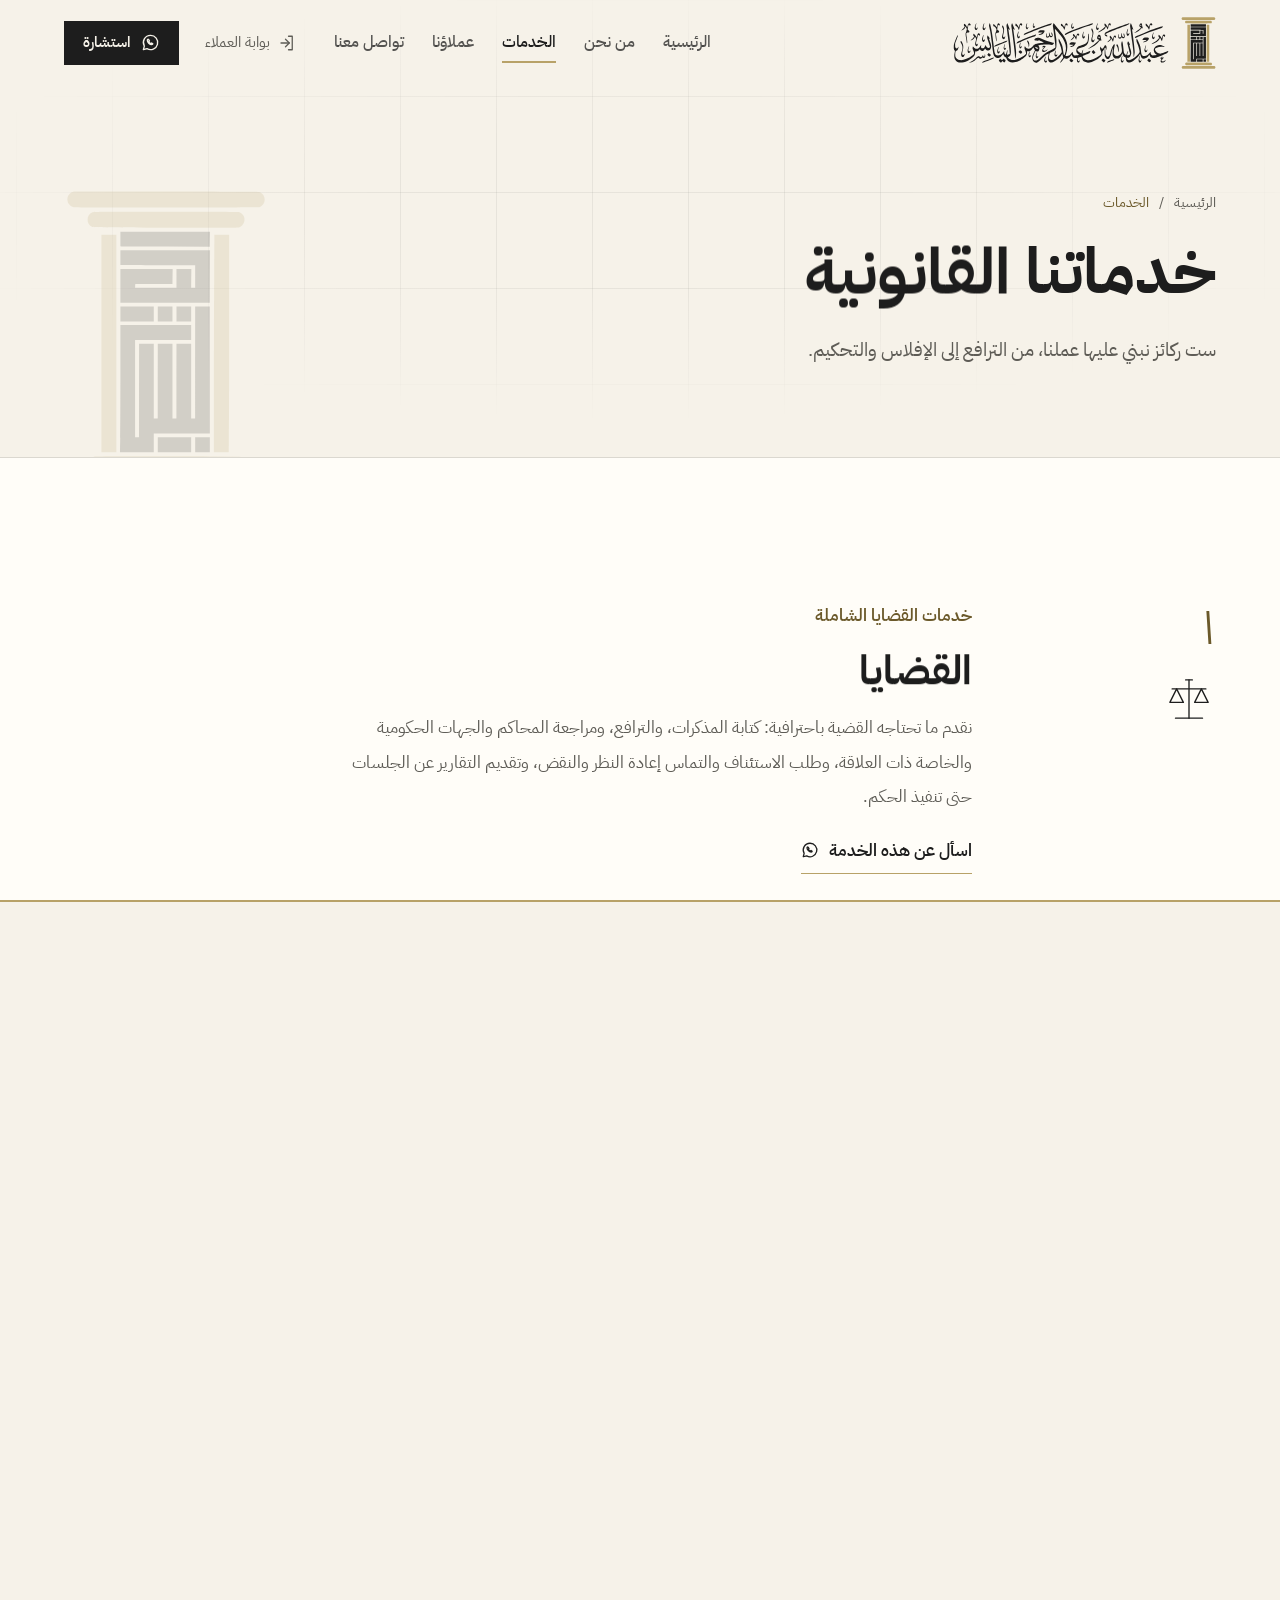
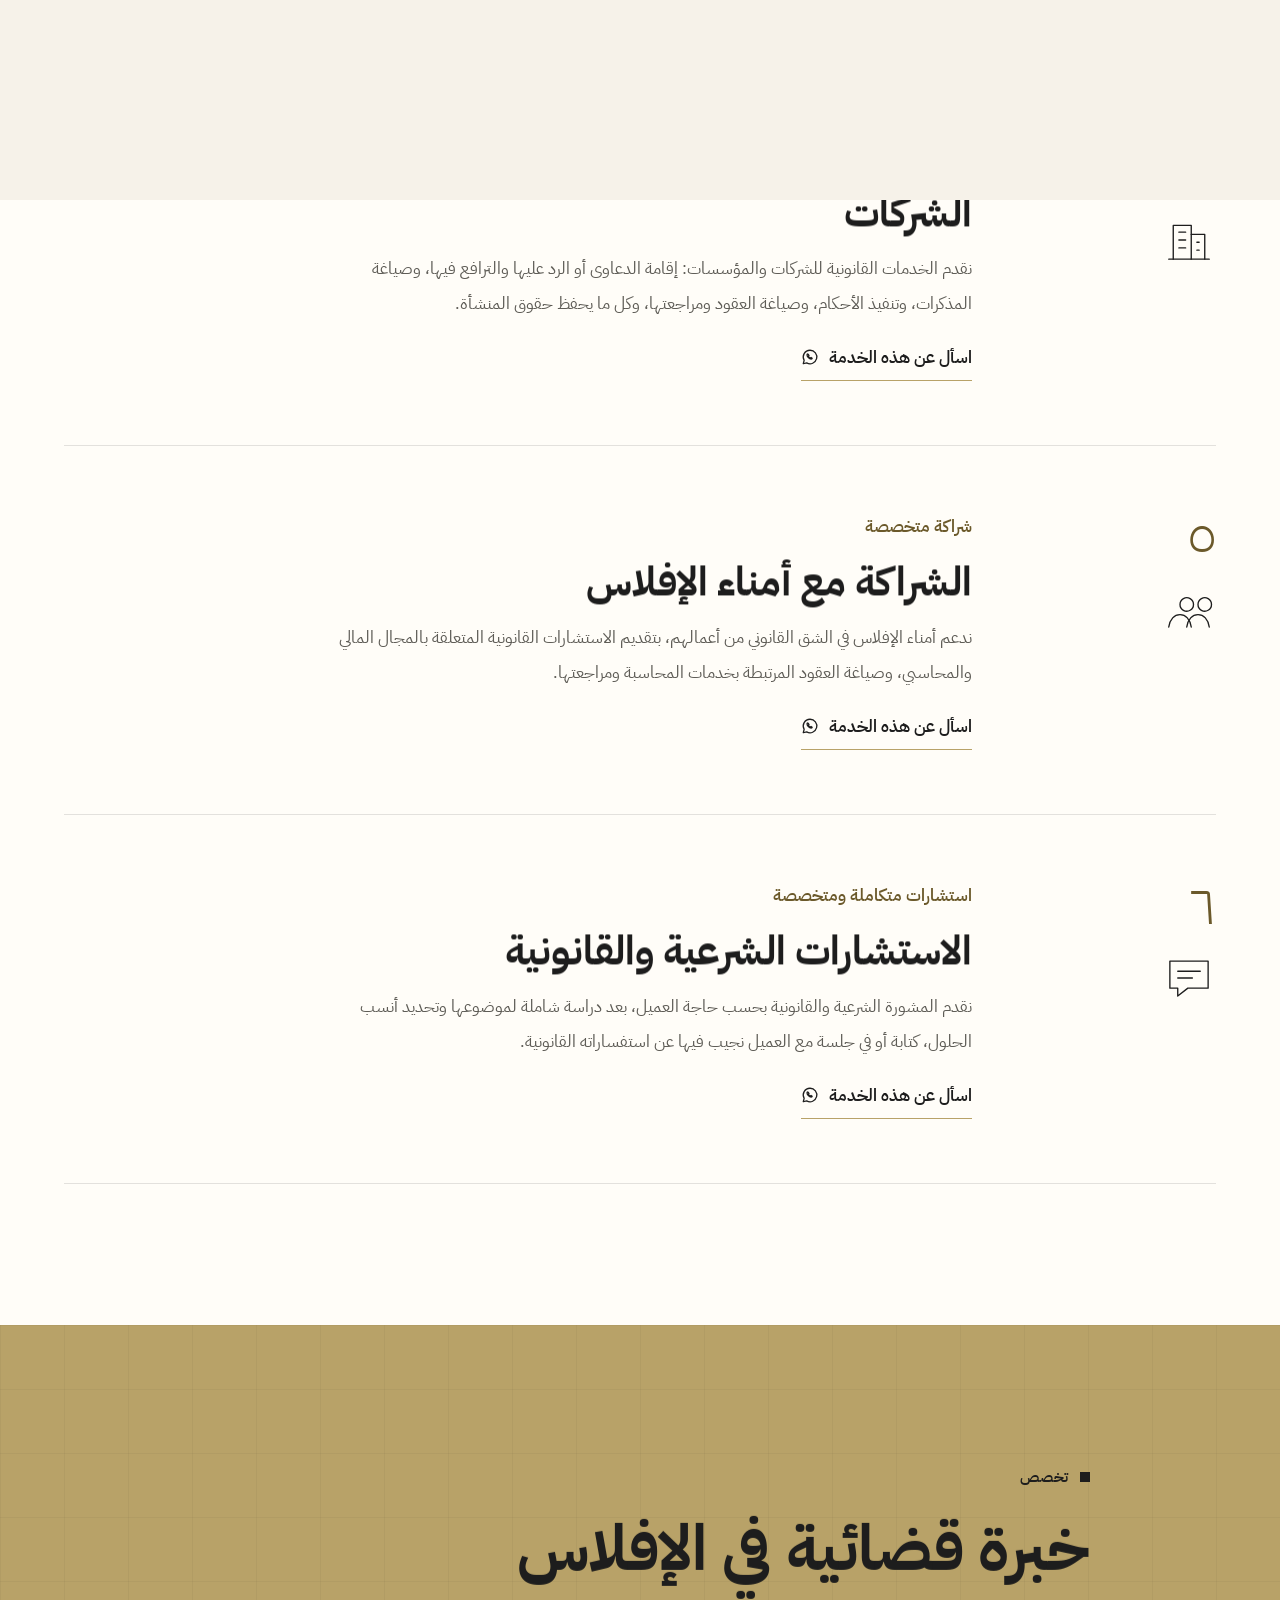
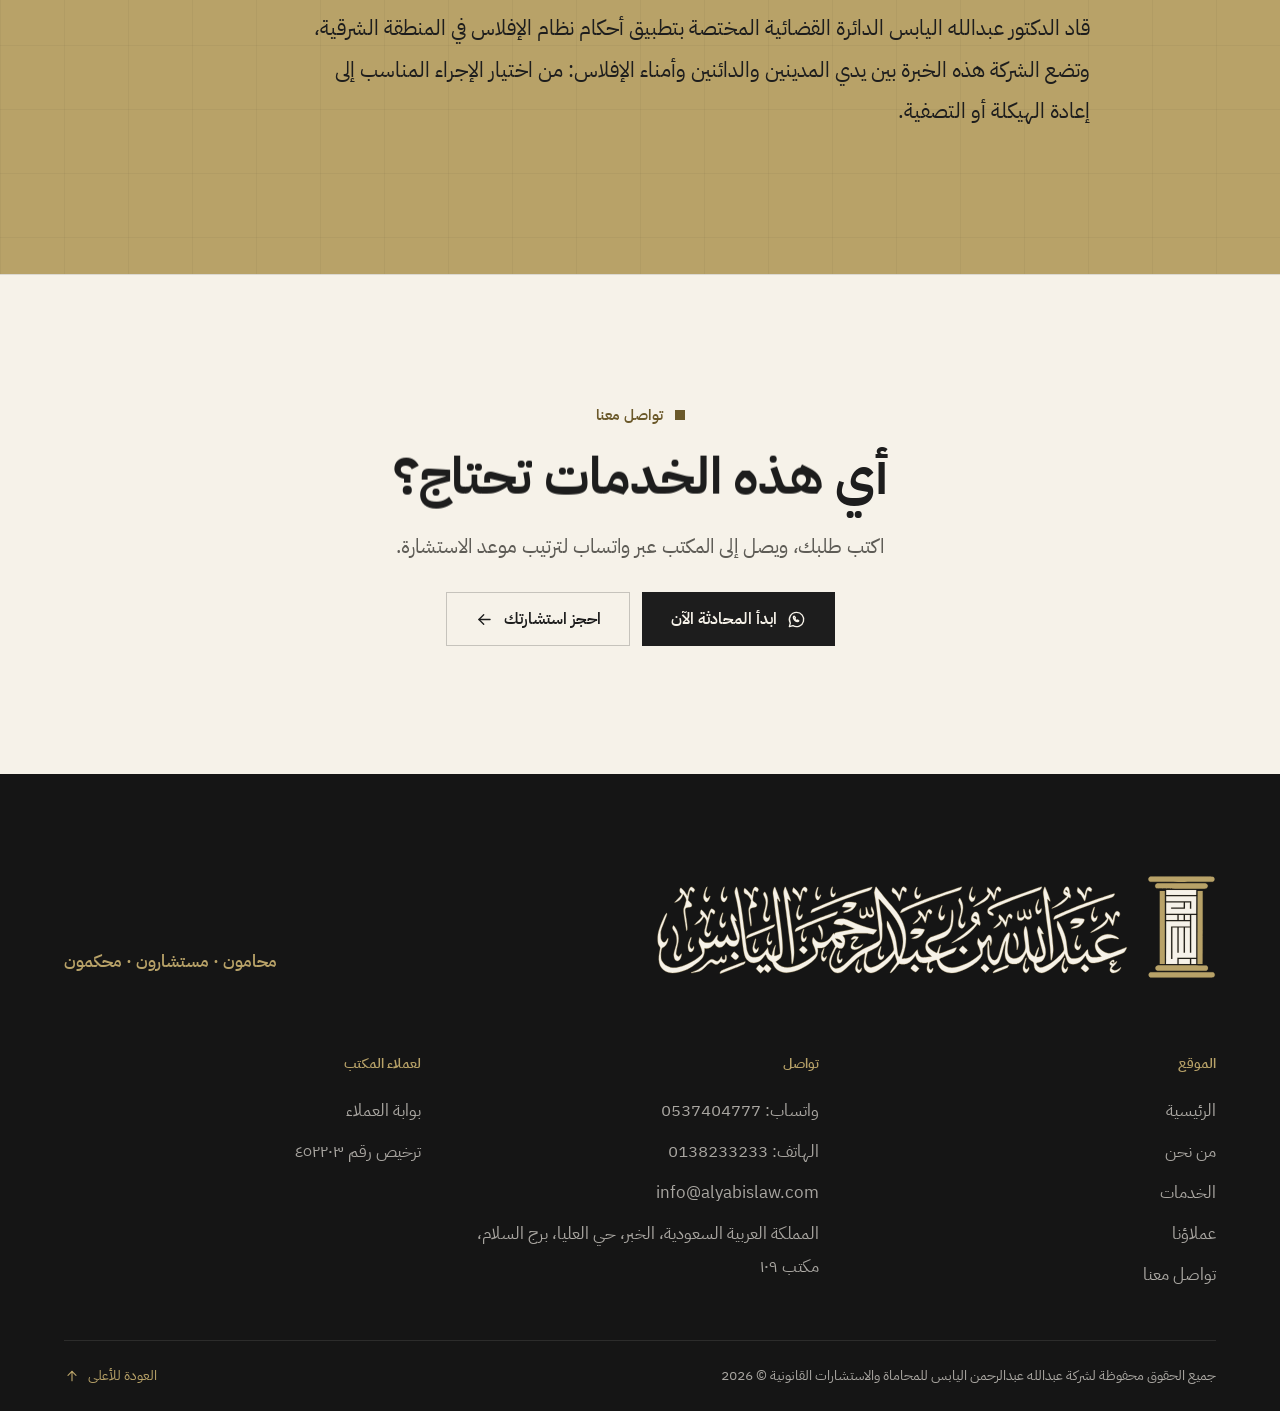
<file: services/index.html>
<!DOCTYPE html>
<html lang="ar" dir="rtl" class="no-js">
<head>
  <meta charset="UTF-8">
  <meta name="viewport" content="width=device-width, initial-scale=1.0">
  <title>الخدمات | الدكتور عبدالله اليابس للمحاماة</title>
  <meta name="description" content="خدمات الدكتور عبدالله اليابس للمحاماة: القضايا، والإفلاس، والتحكيم، والشركات، والشراكة مع أمناء الإفلاس، والاستشارات الشرعية والقانونية.">
  <meta name="robots" content="noindex, nofollow">
  <link rel="canonical" href="https://alyabislaw.com/services/">
  <link rel="preload" href="/assets/fonts/ibm-plex-arabic-400-arabic.woff2" as="font" type="font/woff2" crossorigin>
  <link rel="preload" href="/assets/fonts/ibm-plex-arabic-700-arabic.woff2" as="font" type="font/woff2" crossorigin>
  <link rel="stylesheet" href="/assets/css/style.css?v=2">
  <meta property="og:type" content="website">
  <meta property="og:site_name" content="الدكتور عبدالله اليابس للمحاماة والاستشارات القانونية">
  <meta property="og:locale" content="ar_SA">
  <meta property="og:title" content="الخدمات | الدكتور عبدالله اليابس للمحاماة">
  <meta property="og:description" content="خدمات الدكتور عبدالله اليابس للمحاماة: القضايا، والإفلاس، والتحكيم، والشركات، والشراكة مع أمناء الإفلاس، والاستشارات الشرعية والقانونية.">
  <meta property="og:url" content="https://alyabis.sites.alraedlaw.com/services/">
  <meta property="og:image" content="https://alyabis.sites.alraedlaw.com/assets/img/og-image.jpg">
  <meta property="og:image:width" content="1200">
  <meta property="og:image:height" content="630">
  <meta name="twitter:card" content="summary_large_image">
  <meta name="theme-color" content="#f6f2e9">
  <meta name="geo.region" content="SA-04">
  <meta name="geo.placename" content="الخبر">
  <link rel="icon" href="/favicon.ico" sizes="any">
  <link rel="icon" type="image/png" sizes="32x32" href="/assets/img/favicon-32.png">
  <link rel="apple-touch-icon" href="/assets/img/apple-touch-icon.png">
  <script>
    (function (h) {
      h.className = h.className.replace('no-js', 'js');
      try {
        if (matchMedia('(prefers-reduced-motion: reduce)').matches) h.classList.add('rm');
        if (sessionStorage.getItem('ya-nav')) { h.classList.add('is-arriving'); sessionStorage.removeItem('ya-nav'); }
        if (sessionStorage.getItem('ya-intro')) h.classList.add('intro-seen');
      } catch (e) {}
      setTimeout(function () { if (!h.classList.contains('ready')) h.classList.add('static'); }, 3500);
    })(document.documentElement);
  </script>
  <script type="application/ld+json">{"@context": "https://schema.org", "@type": "LegalService", "@id": "https://alyabislaw.com/#organization", "name": "شركة عبدالله عبدالرحمن اليابس للمحاماة والاستشارات القانونية", "alternateName": "الدكتور عبدالله اليابس للمحاماة والاستشارات القانونية", "url": "https://alyabislaw.com/", "logo": "https://alyabislaw.com/assets/img/icon-512.png", "image": "https://alyabislaw.com/assets/img/og-image.jpg", "telephone": "+966138233233", "email": "info@alyabislaw.com", "address": {"@type": "PostalAddress", "streetAddress": "حي العليا، برج السلام، مكتب 109", "addressLocality": "الخبر", "addressRegion": "المنطقة الشرقية", "addressCountry": "SA"}, "identifier": [{"@type": "PropertyValue", "name": "رقم الترخيص", "value": "452203"}, {"@type": "PropertyValue", "name": "الرقم الموحد للمنشأة", "value": "7038948464"}], "founder": {"@type": "Person", "name": "الدكتور عبدالله بن عبدالرحمن اليابس"}, "areaServed": "SA"}</script>
</head>
<body class="p-services">
  <a class="skip" href="#main">تخط إلى المحتوى</a>

  <div class="curtain" aria-hidden="true">
    <span class="curtain__line"></span>
    <svg class="curtain__pillar" viewBox="0 0 306.8 455.4"><use href="/assets/img/sprite.svg?v=2#pillar"/></svg>
  </div>

  <header class="hdr">
    <div class="wrap hdr__in">
      <a class="brand" href="/" aria-label="الدكتور عبدالله اليابس للمحاماة والاستشارات القانونية، الرئيسية">
        <svg class="brand__pillar" viewBox="0 0 306.8 455.4" aria-hidden="true" focusable="false"><use href="/assets/img/sprite.svg?v=2#pillar"/></svg>
        <svg class="brand__name" viewBox="0 0 821.4 159.8" aria-hidden="true" focusable="false"><use href="/assets/img/sprite.svg?v=2#name"/></svg>
      </a>
      <nav class="nav" aria-label="القائمة الرئيسية"><ul><li><a href="/">الرئيسية</a></li><li><a href="/about-us/">من نحن</a></li><li><a href="/services/" aria-current="page">الخدمات</a></li><li><a href="/#clients">عملاؤنا</a></li><li><a href="/contact/">تواصل معنا</a></li></ul></nav>
      <a class="hdr__portal" href="https://alyabislaw.alraedlaw.com/login"><svg class="ico" viewBox="0 0 24 24" aria-hidden="true" focusable="false"><use href="/assets/img/sprite.svg?v=2#i-door"/></svg><span>بوابة العملاء</span></a>
      <a class="btn btn--ink btn--sm hdr__cta" href="https://wa.me/966537404777?text=%D8%A7%D9%84%D8%B3%D9%84%D8%A7%D9%85%20%D8%B9%D9%84%D9%8A%D9%83%D9%85%D8%8C%20%D8%A3%D8%B1%D8%BA%D8%A8%20%D9%81%D9%8A%20%D8%AD%D8%AC%D8%B2%20%D8%A7%D8%B3%D8%AA%D8%B4%D8%A7%D8%B1%D8%A9%20%D9%82%D8%A7%D9%86%D9%88%D9%86%D9%8A%D8%A9." target="_blank" rel="noopener"><svg class="ico" viewBox="0 0 24 24" aria-hidden="true" focusable="false"><use href="/assets/img/sprite.svg?v=2#i-wa"/></svg><span>استشارة</span></a>
      <button class="burger" type="button" aria-expanded="false" aria-controls="menu" aria-label="فتح القائمة"><span></span><span></span></button>
    </div>
    <span class="hdr__progress" aria-hidden="true"></span>
  </header>

  <div class="menu" id="menu" inert>
    <ul class="menu__links"><li style="--i:1"><a href="/"><i>١</i>الرئيسية</a></li><li style="--i:2"><a href="/about-us/"><i>٢</i>من نحن</a></li><li style="--i:3"><a href="/services/" aria-current="page"><i>٣</i>الخدمات</a></li><li style="--i:4"><a href="/#clients"><i>٤</i>عملاؤنا</a></li><li style="--i:5"><a href="/contact/"><i>٥</i>تواصل معنا</a></li></ul>
    <div class="menu__foot">
      <a class="btn btn--gold" href="https://wa.me/966537404777?text=%D8%A7%D9%84%D8%B3%D9%84%D8%A7%D9%85%20%D8%B9%D9%84%D9%8A%D9%83%D9%85%D8%8C%20%D8%A3%D8%B1%D8%BA%D8%A8%20%D9%81%D9%8A%20%D8%AD%D8%AC%D8%B2%20%D8%A7%D8%B3%D8%AA%D8%B4%D8%A7%D8%B1%D8%A9%20%D9%82%D8%A7%D9%86%D9%88%D9%86%D9%8A%D8%A9." target="_blank" rel="noopener"><svg class="ico" viewBox="0 0 24 24" aria-hidden="true" focusable="false"><use href="/assets/img/sprite.svg?v=2#i-wa"/></svg><span>ابدأ المحادثة الآن</span></a>
      <a class="menu__line" href="tel:+966537404777" dir="ltr">0537404777</a>
      <a class="menu__line" href="https://alyabislaw.alraedlaw.com/login">بوابة العملاء</a>
    </div>
  </div>

  <main id="main">
<section class="phero">
      <div class="phero__grid" aria-hidden="true"></div>
      <svg class="phero__pillar" viewBox="0 0 306.8 455.4" aria-hidden="true" focusable="false"><use href="/assets/img/sprite.svg?v=2#pillar"/></svg>
      <div class="wrap phero__in">
        <nav class="crumbs" aria-label="مسار الصفحة" data-rise><a href="/">الرئيسية</a><span aria-hidden="true">/</span><span aria-current="page">الخدمات</span></nav>
        <h1 class="phero__t" data-words>خدماتنا القانونية</h1>
        <p class="phero__lead" data-rise>ست ركائز نبني عليها عملنا، من الترافع إلى الإفلاس والتحكيم.</p>
      </div>
    </section>    <section class="srows sec">
      <div class="wrap">
        <article class="srow" id="cases">
            <div class="srow__side"><span class="srow__n">١</span><svg class="srow__ico draw" viewBox="0 0 48 48" aria-hidden="true" focusable="false"><use href="/assets/img/sprite.svg?v=2#i-cases"/></svg></div>
            <div class="srow__main">
              <p class="srow__sub" data-rise>خدمات القضايا الشاملة</p>
              <h2 class="srow__t" data-words>القضايا</h2>
              <p class="srow__d" data-rise>نقدم ما تحتاجه القضية باحترافية: كتابة المذكرات، والترافع، ومراجعة المحاكم والجهات الحكومية والخاصة ذات العلاقة، وطلب الاستئناف والتماس إعادة النظر والنقض، وتقديم التقارير عن الجلسات حتى تنفيذ الحكم.</p>
              <a class="link-arrow" href="https://wa.me/966537404777?text=%D8%A7%D9%84%D8%B3%D9%84%D8%A7%D9%85%20%D8%B9%D9%84%D9%8A%D9%83%D9%85%D8%8C%20%D8%A3%D8%B1%D8%BA%D8%A8%20%D9%81%D9%8A%20%D8%A7%D9%84%D8%A7%D8%B3%D8%AA%D9%81%D8%B3%D8%A7%D8%B1%20%D8%B9%D9%86%20%D8%AE%D8%AF%D9%85%D8%A9%3A%20%D8%A7%D9%84%D9%82%D8%B6%D8%A7%D9%8A%D8%A7." target="_blank" rel="noopener" data-rise><span>اسأل عن هذه الخدمة</span><svg class="ico" viewBox="0 0 24 24" aria-hidden="true" focusable="false"><use href="/assets/img/sprite.svg?v=2#i-wa"/></svg></a>
            </div>
          </article>
        <article class="srow" id="bankruptcy">
            <div class="srow__side"><span class="srow__n">٢</span><svg class="srow__ico draw" viewBox="0 0 48 48" aria-hidden="true" focusable="false"><use href="/assets/img/sprite.svg?v=2#i-bankruptcy"/></svg></div>
            <div class="srow__main">
              <p class="srow__sub" data-rise>خدمات الإفلاس المتكاملة</p>
              <h2 class="srow__t" data-words>الإفلاس</h2>
              <p class="srow__d" data-rise>خدمات قانونية متخصصة في قضايا الإفلاس، تبدأ بإرشاد العميل إلى الإجراء المناسب، ثم تجهيز الملف وتقديم الطلبات إلى المحاكم، وتنتهي بوضع خطة إعادة هيكلة الديون أو التصفية.</p>
              <a class="link-arrow" href="https://wa.me/966537404777?text=%D8%A7%D9%84%D8%B3%D9%84%D8%A7%D9%85%20%D8%B9%D9%84%D9%8A%D9%83%D9%85%D8%8C%20%D8%A3%D8%B1%D8%BA%D8%A8%20%D9%81%D9%8A%20%D8%A7%D9%84%D8%A7%D8%B3%D8%AA%D9%81%D8%B3%D8%A7%D8%B1%20%D8%B9%D9%86%20%D8%AE%D8%AF%D9%85%D8%A9%3A%20%D8%A7%D9%84%D8%A5%D9%81%D9%84%D8%A7%D8%B3." target="_blank" rel="noopener" data-rise><span>اسأل عن هذه الخدمة</span><svg class="ico" viewBox="0 0 24 24" aria-hidden="true" focusable="false"><use href="/assets/img/sprite.svg?v=2#i-wa"/></svg></a>
            </div>
          </article>
        <article class="srow" id="arbitration">
            <div class="srow__side"><span class="srow__n">٣</span><svg class="srow__ico draw" viewBox="0 0 48 48" aria-hidden="true" focusable="false"><use href="/assets/img/sprite.svg?v=2#i-arbitration"/></svg></div>
            <div class="srow__main">
              <p class="srow__sub" data-rise>خدمات التحكيم المتخصصة</p>
              <h2 class="srow__t" data-words>التحكيم</h2>
              <p class="srow__d" data-rise>نقدم خدمات التحكيم وفق الأنظمة المعمول بها، وتشمل إدارة النزاعات وتسويتها بطريقة مهنية وعادلة تحقق العدالة الناجزة، فنساعدك على حل النزاع خارج أروقة المحاكم بسرعة وعدل.</p>
              <a class="link-arrow" href="https://wa.me/966537404777?text=%D8%A7%D9%84%D8%B3%D9%84%D8%A7%D9%85%20%D8%B9%D9%84%D9%8A%D9%83%D9%85%D8%8C%20%D8%A3%D8%B1%D8%BA%D8%A8%20%D9%81%D9%8A%20%D8%A7%D9%84%D8%A7%D8%B3%D8%AA%D9%81%D8%B3%D8%A7%D8%B1%20%D8%B9%D9%86%20%D8%AE%D8%AF%D9%85%D8%A9%3A%20%D8%A7%D9%84%D8%AA%D8%AD%D9%83%D9%8A%D9%85." target="_blank" rel="noopener" data-rise><span>اسأل عن هذه الخدمة</span><svg class="ico" viewBox="0 0 24 24" aria-hidden="true" focusable="false"><use href="/assets/img/sprite.svg?v=2#i-wa"/></svg></a>
            </div>
          </article>
        <article class="srow" id="companies">
            <div class="srow__side"><span class="srow__n">٤</span><svg class="srow__ico draw" viewBox="0 0 48 48" aria-hidden="true" focusable="false"><use href="/assets/img/sprite.svg?v=2#i-companies"/></svg></div>
            <div class="srow__main">
              <p class="srow__sub" data-rise>خدمات الشركات الشاملة</p>
              <h2 class="srow__t" data-words>الشركات</h2>
              <p class="srow__d" data-rise>نقدم الخدمات القانونية للشركات والمؤسسات: إقامة الدعاوى أو الرد عليها والترافع فيها، وصياغة المذكرات، وتنفيذ الأحكام، وصياغة العقود ومراجعتها، وكل ما يحفظ حقوق المنشأة.</p>
              <a class="link-arrow" href="https://wa.me/966537404777?text=%D8%A7%D9%84%D8%B3%D9%84%D8%A7%D9%85%20%D8%B9%D9%84%D9%8A%D9%83%D9%85%D8%8C%20%D8%A3%D8%B1%D8%BA%D8%A8%20%D9%81%D9%8A%20%D8%A7%D9%84%D8%A7%D8%B3%D8%AA%D9%81%D8%B3%D8%A7%D8%B1%20%D8%B9%D9%86%20%D8%AE%D8%AF%D9%85%D8%A9%3A%20%D8%A7%D9%84%D8%B4%D8%B1%D9%83%D8%A7%D8%AA." target="_blank" rel="noopener" data-rise><span>اسأل عن هذه الخدمة</span><svg class="ico" viewBox="0 0 24 24" aria-hidden="true" focusable="false"><use href="/assets/img/sprite.svg?v=2#i-wa"/></svg></a>
            </div>
          </article>
        <article class="srow" id="trustees">
            <div class="srow__side"><span class="srow__n">٥</span><svg class="srow__ico draw" viewBox="0 0 48 48" aria-hidden="true" focusable="false"><use href="/assets/img/sprite.svg?v=2#i-trustees"/></svg></div>
            <div class="srow__main">
              <p class="srow__sub" data-rise>شراكة متخصصة</p>
              <h2 class="srow__t" data-words>الشراكة مع أمناء الإفلاس</h2>
              <p class="srow__d" data-rise>ندعم أمناء الإفلاس في الشق القانوني من أعمالهم، بتقديم الاستشارات القانونية المتعلقة بالمجال المالي والمحاسبي، وصياغة العقود المرتبطة بخدمات المحاسبة ومراجعتها.</p>
              <a class="link-arrow" href="https://wa.me/966537404777?text=%D8%A7%D9%84%D8%B3%D9%84%D8%A7%D9%85%20%D8%B9%D9%84%D9%8A%D9%83%D9%85%D8%8C%20%D8%A3%D8%B1%D8%BA%D8%A8%20%D9%81%D9%8A%20%D8%A7%D9%84%D8%A7%D8%B3%D8%AA%D9%81%D8%B3%D8%A7%D8%B1%20%D8%B9%D9%86%20%D8%AE%D8%AF%D9%85%D8%A9%3A%20%D8%A7%D9%84%D8%B4%D8%B1%D8%A7%D9%83%D8%A9%20%D9%85%D8%B9%20%D8%A3%D9%85%D9%86%D8%A7%D8%A1%20%D8%A7%D9%84%D8%A5%D9%81%D9%84%D8%A7%D8%B3." target="_blank" rel="noopener" data-rise><span>اسأل عن هذه الخدمة</span><svg class="ico" viewBox="0 0 24 24" aria-hidden="true" focusable="false"><use href="/assets/img/sprite.svg?v=2#i-wa"/></svg></a>
            </div>
          </article>
        <article class="srow" id="consulting">
            <div class="srow__side"><span class="srow__n">٦</span><svg class="srow__ico draw" viewBox="0 0 48 48" aria-hidden="true" focusable="false"><use href="/assets/img/sprite.svg?v=2#i-consulting"/></svg></div>
            <div class="srow__main">
              <p class="srow__sub" data-rise>استشارات متكاملة ومتخصصة</p>
              <h2 class="srow__t" data-words>الاستشارات الشرعية والقانونية</h2>
              <p class="srow__d" data-rise>نقدم المشورة الشرعية والقانونية بحسب حاجة العميل، بعد دراسة شاملة لموضوعها وتحديد أنسب الحلول، كتابة أو في جلسة مع العميل نجيب فيها عن استفساراته القانونية.</p>
              <a class="link-arrow" href="https://wa.me/966537404777?text=%D8%A7%D9%84%D8%B3%D9%84%D8%A7%D9%85%20%D8%B9%D9%84%D9%8A%D9%83%D9%85%D8%8C%20%D8%A3%D8%B1%D8%BA%D8%A8%20%D9%81%D9%8A%20%D8%A7%D9%84%D8%A7%D8%B3%D8%AA%D9%81%D8%B3%D8%A7%D8%B1%20%D8%B9%D9%86%20%D8%AE%D8%AF%D9%85%D8%A9%3A%20%D8%A7%D9%84%D8%A7%D8%B3%D8%AA%D8%B4%D8%A7%D8%B1%D8%A7%D8%AA%20%D8%A7%D9%84%D8%B4%D8%B1%D8%B9%D9%8A%D8%A9%20%D9%88%D8%A7%D9%84%D9%82%D8%A7%D9%86%D9%88%D9%86%D9%8A%D8%A9." target="_blank" rel="noopener" data-rise><span>اسأل عن هذه الخدمة</span><svg class="ico" viewBox="0 0 24 24" aria-hidden="true" focusable="false"><use href="/assets/img/sprite.svg?v=2#i-wa"/></svg></a>
            </div>
          </article>
      </div>
    </section>

    <section class="bk">
      <div class="wrap bk__in">
        <p class="eyebrow eyebrow--gold" data-rise>تخصص</p>
        <h2 class="bk__t" data-words>خبرة قضائية في الإفلاس</h2>
        <p class="bk__p" data-rise>قاد الدكتور عبدالله اليابس الدائرة القضائية المختصة بتطبيق أحكام نظام الإفلاس في المنطقة الشرقية، وتضع الشركة هذه الخبرة بين يدي المدينين والدائنين وأمناء الإفلاس: من اختيار الإجراء المناسب إلى إعادة الهيكلة أو التصفية.</p>
      </div>
    </section>

    <section class="cta">
      <div class="wrap cta__in">
        <p class="eyebrow" data-rise>تواصل معنا</p>
        <h2 class="h2 cta__t" data-words>أي هذه الخدمات تحتاج؟</h2>
        <p class="lead" data-rise>اكتب طلبك، ويصل إلى المكتب عبر واتساب لترتيب موعد الاستشارة.</p>
        <div class="cta__actions" data-rise>
          <a class="btn btn--ink" href="https://wa.me/966537404777?text=%D8%A7%D9%84%D8%B3%D9%84%D8%A7%D9%85%20%D8%B9%D9%84%D9%8A%D9%83%D9%85%D8%8C%20%D8%A3%D8%B1%D8%BA%D8%A8%20%D9%81%D9%8A%20%D8%AD%D8%AC%D8%B2%20%D8%A7%D8%B3%D8%AA%D8%B4%D8%A7%D8%B1%D8%A9%20%D9%82%D8%A7%D9%86%D9%88%D9%86%D9%8A%D8%A9." target="_blank" rel="noopener"><svg class="ico" viewBox="0 0 24 24" aria-hidden="true" focusable="false"><use href="/assets/img/sprite.svg?v=2#i-wa"/></svg><span>ابدأ المحادثة الآن</span></a>
          <a class="btn btn--line" href="/contact/"><span>احجز استشارتك</span><svg class="ico" viewBox="0 0 24 24" aria-hidden="true" focusable="false"><use href="/assets/img/sprite.svg?v=2#i-arrow"/></svg></a>
        </div>
      </div>
    </section>

  </main>

  <footer class="ftr">
    <div class="wrap">
      <div class="ftr__top">
        <div class="ftr__logo" aria-hidden="true"><svg class="ftr__lockup" viewBox="0 0 2499.5 455.4" aria-hidden="true" focusable="false"><use href="/assets/img/sprite.svg?v=2#name" x="0" y="36.4" width="2106.8" height="409.9"/><use href="/assets/img/sprite.svg?v=2#pillar" x="2192.7" y="0" width="306.8" height="455.4"/></svg></div>
        <p class="ftr__slogan">محامون · مستشارون · محكمون</p>
      </div>
      <div class="ftr__grid">
        <div class="ftr__col">
          <p class="ftr__h">الموقع</p>
          <ul><li><a href="/">الرئيسية</a></li><li><a href="/about-us/">من نحن</a></li><li><a href="/services/">الخدمات</a></li><li><a href="/#clients">عملاؤنا</a></li><li><a href="/contact/">تواصل معنا</a></li></ul>
        </div>
        <div class="ftr__col">
          <p class="ftr__h">تواصل</p>
          <ul>
            <li><a href="https://wa.me/966537404777?text=%D8%A7%D9%84%D8%B3%D9%84%D8%A7%D9%85%20%D8%B9%D9%84%D9%8A%D9%83%D9%85%D8%8C%20%D8%A3%D8%B1%D8%BA%D8%A8%20%D9%81%D9%8A%20%D8%AD%D8%AC%D8%B2%20%D8%A7%D8%B3%D8%AA%D8%B4%D8%A7%D8%B1%D8%A9%20%D9%82%D8%A7%D9%86%D9%88%D9%86%D9%8A%D8%A9." target="_blank" rel="noopener">واتساب: <span dir="ltr">0537404777</span></a></li>
            <li><a href="tel:+966138233233">الهاتف: <span dir="ltr">0138233233</span></a></li>
            <li><a href="mailto:info@alyabislaw.com" dir="ltr">info@alyabislaw.com</a></li>
            <li>المملكة العربية السعودية، الخبر، حي العليا، برج السلام، مكتب ١٠٩</li>
          </ul>
        </div>
        <div class="ftr__col">
          <p class="ftr__h">لعملاء المكتب</p>
          <ul><li><a href="https://alyabislaw.alraedlaw.com/login">بوابة العملاء</a></li><li>ترخيص رقم ٤٥٢٢٠٣</li></ul>
        </div>
      </div>
      <div class="ftr__bottom">
        <p>جميع الحقوق محفوظة لشركة عبدالله عبدالرحمن اليابس للمحاماة والاستشارات القانونية © <span data-year>2026</span></p>
        <a class="totop" href="#top">العودة للأعلى <svg class="ico" viewBox="0 0 24 24" aria-hidden="true" focusable="false"><use href="/assets/img/sprite.svg?v=2#i-up"/></svg></a>
      </div>
    </div>
  </footer>


  <script src="/assets/js/vendor/gsap.min.js?v=2" defer></script>
  <script src="/assets/js/vendor/ScrollTrigger.min.js?v=2" defer></script>
  <script src="/assets/js/vendor/lenis.min.js?v=2" defer></script>
  <script src="/assets/js/main.js?v=2" defer></script>
</body>
</html>
</file>
<file: assets/css/style.css>
/* ==========================================================================
   الدكتور عبدالله اليابس للمحاماة والاستشارات القانونية — ورقة الأنماط
   الهوية: حبر أسود وذهبي العمود على ورق عاجي · IBM Plex Sans Arabic
   الزخرفة: العمود (تاج وقاعدة) والحجارة الكوفية المربعة وشبكتها
   الحركة في main.js؛ هنا الحالات الأولى، والموقع كامل بلا جافاسكربت
   ========================================================================== */

@font-face { font-family: 'Plex Arabic'; font-weight: 300; font-display: swap; src: url('../fonts/ibm-plex-arabic-300-arabic.woff2') format('woff2'); unicode-range: U+0600-06FF, U+0750-077F, U+08A0-08FF, U+FB50-FDFF, U+FE70-FEFF; }
@font-face { font-family: 'Plex Arabic'; font-weight: 300; font-display: swap; src: url('../fonts/ibm-plex-arabic-300-latin.woff2') format('woff2'); unicode-range: U+0000-00FF, U+2000-206F; }
@font-face { font-family: 'Plex Arabic'; font-weight: 400; font-display: swap; src: url('../fonts/ibm-plex-arabic-400-arabic.woff2') format('woff2'); unicode-range: U+0600-06FF, U+0750-077F, U+08A0-08FF, U+FB50-FDFF, U+FE70-FEFF; }
@font-face { font-family: 'Plex Arabic'; font-weight: 400; font-display: swap; src: url('../fonts/ibm-plex-arabic-400-latin.woff2') format('woff2'); unicode-range: U+0000-00FF, U+2000-206F; }
@font-face { font-family: 'Plex Arabic'; font-weight: 500; font-display: swap; src: url('../fonts/ibm-plex-arabic-500-arabic.woff2') format('woff2'); unicode-range: U+0600-06FF, U+0750-077F, U+08A0-08FF, U+FB50-FDFF, U+FE70-FEFF; }
@font-face { font-family: 'Plex Arabic'; font-weight: 500; font-display: swap; src: url('../fonts/ibm-plex-arabic-500-latin.woff2') format('woff2'); unicode-range: U+0000-00FF, U+2000-206F; }
@font-face { font-family: 'Plex Arabic'; font-weight: 600; font-display: swap; src: url('../fonts/ibm-plex-arabic-600-arabic.woff2') format('woff2'); unicode-range: U+0600-06FF, U+0750-077F, U+08A0-08FF, U+FB50-FDFF, U+FE70-FEFF; }
@font-face { font-family: 'Plex Arabic'; font-weight: 600; font-display: swap; src: url('../fonts/ibm-plex-arabic-600-latin.woff2') format('woff2'); unicode-range: U+0000-00FF, U+2000-206F; }
@font-face { font-family: 'Plex Arabic'; font-weight: 700; font-display: swap; src: url('../fonts/ibm-plex-arabic-700-arabic.woff2') format('woff2'); unicode-range: U+0600-06FF, U+0750-077F, U+08A0-08FF, U+FB50-FDFF, U+FE70-FEFF; }
@font-face { font-family: 'Plex Arabic'; font-weight: 700; font-display: swap; src: url('../fonts/ibm-plex-arabic-700-latin.woff2') format('woff2'); unicode-range: U+0000-00FF, U+2000-206F; }

:root {
  --ink: #1d1d1d;        /* أسود الشعار */
  --ink-2: #151515;
  --ink-3: #262523;
  --gold: #b8a268;       /* ذهبي العمود */
  --gold-l: #d6c692;
  --gold-d: #6b592a;     /* ذهبي للنص على العاجي (٥:١) */
  --paper: #f6f2e9;      /* عاجي */
  --paper-2: #ede7da;
  --white: #fffdf8;
  --text: #1d1d1d;
  --muted: #5e5c56;
  --stone: #8a877f;
  --line: rgba(29, 29, 29, .12);
  --line-2: rgba(29, 29, 29, .22);
  --line-d: rgba(246, 242, 233, .1);
  --line-d2: rgba(246, 242, 233, .22);
  --wrap: 1280px;
  --gut: clamp(20px, 5vw, 64px);
  --hdr: 86px;
  --ease: cubic-bezier(.22, .8, .2, 1);
  --ease-io: cubic-bezier(.7, 0, .2, 1);
  --f: 'Plex Arabic', 'IBM Plex Sans Arabic', Tahoma, system-ui, sans-serif;
}
@media (max-width: 1080px) { :root { --hdr: 72px; } }

*, *::before, *::after { box-sizing: border-box; }
html { -webkit-text-size-adjust: 100%; overflow-x: hidden; overflow-x: clip; scroll-padding-top: calc(var(--hdr) + 20px); }
body { margin: 0; font-family: var(--f); font-size: 1.0625rem; line-height: 1.95; color: var(--text); background: var(--paper); overflow-x: clip; -webkit-font-smoothing: antialiased; }
img, svg { display: block; max-width: 100%; }
a { color: inherit; text-decoration: none; }
h1, h2, h3, h4, p, ul, ol, figure { margin: 0; }
ul, ol { padding: 0; list-style: none; }
b, strong { font-weight: 600; }
button, select { font: inherit; color: inherit; }
button { background: none; border: 0; padding: 0; cursor: pointer; }
::selection { background: var(--gold); color: var(--ink); }
:focus-visible { outline: 2px solid var(--gold-d); outline-offset: 3px; }
.wrap { width: min(100% - 2 * var(--gut), var(--wrap)); margin-inline: auto; }
.sec { padding-block: clamp(88px, 11vw, 150px); position: relative; }
.ico { width: 18px; height: 18px; flex: none; fill: none; stroke: currentColor; stroke-width: 1.7; }
.sr-only { position: absolute; width: 1px; height: 1px; padding: 0; margin: -1px; overflow: hidden; clip: rect(0 0 0 0); white-space: nowrap; border: 0; }
.skip { position: fixed; inset-inline-start: 16px; top: -80px; z-index: 200; padding: 10px 18px; background: var(--ink); color: var(--paper); font-weight: 600; }
.skip:focus { top: 16px; }
html.lenis, html.lenis body { height: auto; }
.lenis.lenis-smooth { scroll-behavior: auto !important; }
.lenis.lenis-stopped { overflow: hidden; }

/* طباعة */
.eyebrow { display: inline-flex; align-items: center; gap: 12px; font-size: .95rem; font-weight: 600; line-height: 1.6; color: var(--gold-d); }
.eyebrow::before { content: ""; width: 10px; height: 10px; background: currentColor; }
.eyebrow--gold { color: var(--gold); }
.h2 { font-size: clamp(1.9rem, 1.1rem + 2.6vw, 3.3rem); font-weight: 700; line-height: 1.34; color: var(--ink); }
.lead { font-size: clamp(1.05rem, .96rem + .4vw, 1.25rem); color: var(--muted); max-width: 62ch; }
.shead { display: grid; justify-items: start; gap: 16px; margin-bottom: clamp(44px, 6vw, 76px); }
.shead--center { justify-items: center; text-align: center; }
.w { display: inline-block; overflow: hidden; vertical-align: top; padding-block: .12em .22em; margin-block: -.12em -.22em; }
.wi { display: inline-block; will-change: transform; }

/* أزرار */
.btn { position: relative; display: inline-flex; align-items: center; justify-content: center; gap: 10px; min-height: 54px; padding: 0 28px; font-weight: 600; font-size: 1rem; line-height: 1; white-space: nowrap; border: 1px solid transparent; overflow: hidden; isolation: isolate; transition: color .45s var(--ease), border-color .45s var(--ease); }
.btn::before { content: ""; position: absolute; inset: 0; z-index: -1; transform: scaleY(0); transform-origin: bottom; transition: transform .5s var(--ease); }
.btn:hover::before, .btn:focus-visible::before { transform: scaleY(1); }
.btn .ico { width: 19px; height: 19px; transition: transform .45s var(--ease); }
.btn:hover .ico:last-child { transform: translateX(-5px); }
.btn--sm { min-height: 44px; padding: 0 18px; font-size: .95rem; }
.btn--ink { background: var(--ink); color: var(--paper); }
.btn--ink::before { background: var(--gold); }
.btn--ink:hover, .btn--ink:focus-visible { color: var(--ink); }
.btn--gold { background: var(--gold); color: var(--ink); }
.btn--gold::before { background: var(--paper); }
.btn--line { border-color: var(--line-2); color: var(--ink); }
.btn--line::before { background: var(--ink); }
.btn--line:hover, .btn--line:focus-visible { color: var(--paper); border-color: var(--ink); }
.link-arrow { display: inline-flex; align-items: center; gap: 10px; font-weight: 600; color: var(--ink); padding-bottom: 6px; border-bottom: 1px solid var(--gold); }
.link-arrow .ico { transition: transform .45s var(--ease); }
.link-arrow:hover .ico { transform: translateX(-6px); }

/* الستارة بين الصفحات: خط ذهبي يقود لوحا عاجيا عليه العمود */
.curtain { position: fixed; inset: 0; z-index: 100; display: grid; place-items: center; background: var(--paper); transform: translateY(100%); pointer-events: none; }
.curtain__line { position: absolute; inset-inline: 0; top: 0; height: 2px; background: var(--gold); }
.curtain__pillar { width: min(18vw, 96px); opacity: 0; }
.is-leaving .curtain { transform: none; transition: transform .6s var(--ease-io); pointer-events: auto; }
.is-leaving .curtain__pillar { opacity: 1; transition: opacity .3s .3s; }
.is-arriving .curtain { transform: none; animation: curtain-out .85s var(--ease-io) .1s forwards; }
.is-arriving .curtain__pillar { opacity: 1; animation: fade-out .3s forwards; }
@keyframes curtain-out { to { transform: translateY(-100%); } }
@keyframes fade-out { to { opacity: 0; } }

/* الترويسة */
.hdr { position: fixed; inset: 0 0 auto; z-index: 50; height: var(--hdr); color: var(--ink); border-bottom: 1px solid transparent; transition: background-color .45s, border-color .45s, opacity .6s; }
.hdr.is-solid { background: rgba(246, 242, 233, .97); border-bottom-color: var(--line); }
.hdr__in { height: 100%; display: flex; align-items: center; gap: clamp(14px, 2vw, 30px); }
.brand { flex: none; display: flex; align-items: center; gap: 12px; }
.brand__pillar { height: 52px; width: auto; overflow: visible; }
.brand__name { height: 42px; width: auto; overflow: visible; }
.nav { margin-inline-start: auto; }
.nav ul { display: flex; gap: 2px; }
.nav a { position: relative; display: block; padding: 10px 13px; font-weight: 500; font-size: .97rem; color: rgba(29, 29, 29, .74); transition: color .3s; }
.nav a::after { content: ""; position: absolute; inset-inline: 13px; bottom: 5px; height: 2px; background: var(--gold); transform: scaleX(0); transform-origin: right; transition: transform .45s var(--ease); }
.nav a:hover, .nav a[aria-current="page"] { color: var(--ink); }
.nav a:hover::after, .nav a[aria-current="page"]::after { transform: scaleX(1); }
.hdr__portal { display: inline-flex; align-items: center; gap: 8px; font-size: .92rem; color: var(--muted); transition: color .3s; }
.hdr__portal:hover { color: var(--gold-d); }
.hdr__progress { position: absolute; inset-inline: 0; bottom: -1px; height: 2px; background: var(--gold); transform: scaleX(0); transform-origin: right; }
.burger { display: none; width: 44px; height: 44px; place-content: center; gap: 7px; margin-inline-start: auto; }
.burger span { display: block; width: 26px; height: 1.5px; background: currentColor; transition: transform .45s var(--ease); }
.menu-open .burger span:first-child { transform: translateY(4.25px) rotate(45deg); }
.menu-open .burger span:last-child { transform: translateY(-4.25px) rotate(-45deg); }
@media (max-width: 1080px) {
  .nav, .hdr__portal, .hdr__cta { display: none; }
  .burger { display: grid; }
  .brand__pillar { height: 44px; }
  .brand__name { height: 34px; }
  .no-js .nav { display: block; }
  .no-js .nav ul { flex-wrap: wrap; }
  .no-js .burger { display: none; }
}
.menu { position: fixed; inset: 0; z-index: 40; display: flex; flex-direction: column; justify-content: space-between; padding: calc(var(--hdr) + 28px) var(--gut) 32px; background: var(--paper); color: var(--ink); clip-path: inset(0 0 100% 0); visibility: hidden; transition: clip-path .6s var(--ease-io), visibility 0s .6s; }
.menu-open .menu { clip-path: inset(0); visibility: visible; transition: clip-path .6s var(--ease-io); }
.menu__links li { overflow: hidden; border-bottom: 1px solid var(--line); }
.menu__links a { display: flex; align-items: baseline; gap: 16px; padding-block: 12px; font-size: clamp(1.9rem, 7vw, 2.8rem); font-weight: 700; line-height: 1.4; transform: translateY(105%); transition: transform .6s var(--ease); }
.menu__links i { font-style: normal; font-size: .95rem; font-weight: 500; color: var(--gold-d); }
.menu__links a[aria-current="page"] { color: var(--gold-d); }
.menu-open .menu__links a { transform: none; transition-delay: calc(.12s + var(--i) * .06s); }
.menu__foot { display: grid; gap: 14px; justify-items: start; opacity: 0; transition: opacity .4s; }
.menu-open .menu__foot { opacity: 1; transition-delay: .45s; }
.menu__line { color: var(--muted); }

/* الشعار الطائر */
.fly { position: fixed; left: 0; top: 0; z-index: 55; display: none; pointer-events: none; transform-origin: 0 0; }
.fly-on .fly { display: block; }
.menu-open .fly { visibility: hidden; }
.js.menu-open:not(.rm):not(.static) .p-home .hdr .brand svg { visibility: visible; }
.fly svg { width: 100%; height: 100%; overflow: visible; }
.yp-bar, .yp-col, .yu-ar, .yu-en { fill: var(--gold); }
.yp-stone, .yn-l, .yn-o, .yu-latin { fill: var(--ink); }

/* شبكة الحجارة الكوفية: خطوط رفيعة مربعة */
.hero__grid, .phero__grid { position: absolute; inset: 0; pointer-events: none; opacity: .55;
  background-image: linear-gradient(var(--line) 1px, transparent 1px), linear-gradient(90deg, var(--line) 1px, transparent 1px);
  background-size: 96px 96px; background-position: center top;
  -webkit-mask-image: radial-gradient(ellipse 70% 60% at 50% 45%, #000 30%, transparent 80%); mask-image: radial-gradient(ellipse 70% 60% at 50% 45%, #000 30%, transparent 80%); }

/* البطل */
.hero { position: relative; min-height: 100vh; min-height: 100svh; display: flex; flex-direction: column; padding-top: var(--hdr); background: var(--paper); overflow: hidden; }
.hero__in { position: relative; z-index: 1; flex: 1; display: grid; grid-template-columns: minmax(0, 1fr) minmax(0, 1fr); align-items: center; gap: clamp(32px, 5vw, 80px); padding-block: clamp(24px, 5vh, 64px) 72px; }
.hero__logo { position: relative; justify-self: center; width: min(100%, 560px, calc((100svh - var(--hdr) - 150px) * 1.02)); aspect-ratio: var(--logo-ar, 1); }
.hero__static, .hero__under { position: absolute; inset: 0; width: 100%; height: 100%; }
.hero__slot { position: absolute; }
.hero__text { display: grid; justify-items: start; gap: 18px; max-width: 34rem; }
.hero__eyebrow { font-weight: 600; color: var(--gold-d); letter-spacing: .02em; }
.hero__t { font-size: clamp(2.3rem, 1.2rem + 3.6vw, 4.4rem); font-weight: 700; line-height: 1.22; color: var(--ink); }
.hero__sub { font-size: clamp(1.05rem, .95rem + .45vw, 1.3rem); color: var(--muted); }
.hero__actions { display: flex; flex-wrap: wrap; gap: 12px; margin-top: 10px; }
.hero__scroll { position: absolute; left: 50%; bottom: 22px; z-index: 1; width: 1px; height: 46px; background: var(--line-2); overflow: hidden; }
.hero__scroll i { position: absolute; inset-inline: 0; top: 0; height: 14px; background: var(--gold); animation: drip 2.2s var(--ease-io) infinite; }
@keyframes drip { 0% { transform: translateY(-16px); } 60%, 100% { transform: translateY(48px); } }
@media (max-width: 1023px) {
  .hero__in { grid-template-columns: 1fr; justify-items: center; text-align: center; gap: 28px; }
  .hero__logo { width: min(82vw, 440px, calc((100svh - var(--hdr) - 300px) * 1.02)); min-width: 250px; }
  .hero__text { justify-items: center; }
  .hero__actions { justify-content: center; }
}

/* من نحن + الإطار العمودي للصورة */
.about { background: var(--white); }
.about__grid { display: grid; grid-template-columns: minmax(0, 1.1fr) minmax(0, .9fr); align-items: center; gap: clamp(40px, 7vw, 110px); }
.about__text { display: grid; justify-items: start; gap: 22px; }
.about__lead { font-size: clamp(1.15rem, 1rem + .6vw, 1.45rem); font-weight: 500; line-height: 1.9; }
.about__p { color: var(--muted); }
.frame { position: relative; display: grid; gap: 0; }
.frame__cap, .frame__base { display: grid; justify-items: center; gap: 6px; }
.frame__cap i, .frame__base i { display: block; height: 12px; border-radius: 12px; background: var(--gold); transform-origin: center; }
.frame__cap i:first-child, .frame__base i:last-child { width: 100%; }
.frame__cap i:last-child, .frame__base i:first-child { width: 88%; }
.frame__cap { margin-bottom: 8px; }
.frame__base { margin-top: 8px; }
.frame__img { display: block; margin-inline: 6%; overflow: hidden; aspect-ratio: 4 / 5; background: var(--paper-2); }
.frame__img img { width: 100%; height: 100%; object-fit: cover; object-position: 35% 50%; }
.frame figcaption { margin-top: 14px; text-align: center; font-size: .9rem; color: var(--muted); }
@media (max-width: 900px) { .about__grid { grid-template-columns: 1fr; } .frame { max-width: 440px; justify-self: center; width: 100%; } }

/* الشريك الموثوق */
.partner { padding-block: clamp(80px, 10vw, 140px); background: var(--paper); border-block: 1px solid var(--line); }
.partner__t { max-width: 30ch; margin-inline: auto; text-align: center; font-size: clamp(1.5rem, 1rem + 1.9vw, 2.6rem); font-weight: 600; line-height: 1.75; color: var(--ink); }

/* قائد الفريق والحجارة */
.leader { background: var(--ink); color: var(--paper); }
.leader .h2 { color: var(--paper); }
.leader__grid { display: grid; grid-template-columns: minmax(0, 1.15fr) minmax(0, .85fr); gap: clamp(40px, 7vw, 110px); align-items: center; }
.leader__text { display: grid; justify-items: start; gap: 20px; }
.leader__bio { color: rgba(246, 242, 233, .78); font-size: clamp(1.05rem, .98rem + .3vw, 1.2rem); line-height: 2; max-width: 56ch; }
.stones { display: grid; gap: 8px; }
.stone { position: relative; display: flex; align-items: center; min-height: 72px; padding: 14px 22px; border: 1px solid rgba(184, 162, 104, .45); font-weight: 600; font-size: 1.08rem; color: var(--paper); }
.stone::before { content: ""; width: 12px; height: 12px; margin-inline-end: 16px; background: var(--gold); flex: none; }
.stone:nth-child(2) { margin-inline-start: 8%; }
.stone:nth-child(3) { margin-inline-start: 16%; }
.stone:nth-child(4) { margin-inline-start: 4%; background: var(--gold); color: var(--ink); border-color: var(--gold); }
.stone:nth-child(4)::before { background: var(--ink); }
@media (max-width: 900px) { .leader__grid { grid-template-columns: 1fr; } .stone:nth-child(n) { margin-inline-start: 0; } }

/* الخدمات: أعمدة متجاورة */
.svcs { background: var(--paper); }
.colonnade { display: grid; grid-template-columns: repeat(6, minmax(0, 1fr)); gap: clamp(10px, 1.2vw, 18px); align-items: end; }
.col { position: relative; display: grid; grid-template-rows: auto 1fr auto; color: var(--ink); transition: transform .6s var(--ease); }
.col__cap, .col__base { display: grid; justify-items: center; gap: 5px; }
.col__cap i, .col__base i { display: block; height: 9px; border-radius: 9px; background: var(--gold); }
.col__cap i:first-child, .col__base i:last-child { width: 100%; }
.col__cap i:last-child, .col__base i:first-child { width: 84%; }
.col__cap { margin-bottom: 7px; }
.col__base { margin-top: 7px; }
.col__body { position: relative; display: flex; flex-direction: column; gap: 14px; min-height: 420px; margin-inline: 8%; padding: 26px 16px 22px; background: var(--white); border-inline: 5px solid var(--gold); transition: background-color .5s var(--ease), color .5s var(--ease); }
.col__n { display: grid; place-items: center; width: 42px; height: 42px; background: var(--ink); color: var(--paper); font-weight: 600; transition: background-color .5s, color .5s; }
.col__ico { width: 46px; height: 46px; color: var(--gold-d); stroke-width: 1.3; margin-top: 6px; transition: color .5s; }
.col__t { margin-top: auto; font-size: clamp(1.1rem, .9rem + .5vw, 1.35rem); font-weight: 700; line-height: 1.45; }
.col__sub { font-size: .9rem; color: var(--muted); line-height: 1.7; transition: color .5s; }
a.col:hover { transform: translateY(-10px); }
a.col:hover .col__body { background: var(--ink); color: var(--paper); }
a.col:hover .col__n { background: var(--gold); color: var(--ink); }
a.col:hover .col__ico { color: var(--gold); }
a.col:hover .col__sub { color: rgba(246, 242, 233, .7); }
.col:nth-child(2n) .col__body { min-height: 460px; }
@media (max-width: 1100px) { .colonnade { grid-template-columns: repeat(3, minmax(0, 1fr)); row-gap: 34px; } .col:nth-child(n) .col__body { min-height: 340px; } }
@media (max-width: 620px) { .colonnade { grid-template-columns: repeat(2, minmax(0, 1fr)); } .col:nth-child(n) .col__body { min-height: 290px; padding: 20px 12px 18px; } .col__n { width: 36px; height: 36px; } .col__ico { width: 38px; height: 38px; } }

/* الإفلاس */
.bk { position: relative; padding-block: clamp(90px, 11vw, 150px); background: var(--gold); color: var(--ink); overflow: hidden; }
.bk::after { content: ""; position: absolute; inset: 0; pointer-events: none; opacity: .25;
  background-image: linear-gradient(rgba(29, 29, 29, .18) 1px, transparent 1px), linear-gradient(90deg, rgba(29, 29, 29, .18) 1px, transparent 1px); background-size: 64px 64px; }
.bk__in { position: relative; z-index: 1; display: grid; justify-items: start; gap: 20px; max-width: 900px; }
.bk .eyebrow--gold { color: var(--ink); }
.bk__t { font-size: clamp(2.2rem, 1.2rem + 3.4vw, 4.2rem); font-weight: 700; line-height: 1.25; }
.bk__p { font-size: clamp(1.08rem, 1rem + .4vw, 1.3rem); line-height: 2; max-width: 60ch; }
.bk .btn--gold { background: var(--ink); color: var(--paper); }
.bk .btn--gold::before { background: var(--paper); }
.bk .btn--gold:hover { color: var(--ink); }

/* العملاء */
.clients { background: var(--white); }
.clients__grid { display: grid; grid-template-columns: repeat(7, minmax(0, 1fr)); border-top: 1px solid var(--line); border-inline-start: 1px solid var(--line); }
.cl { display: grid; place-items: center; aspect-ratio: 1; padding: clamp(14px, 2vw, 26px); border-bottom: 1px solid var(--line); border-inline-end: 1px solid var(--line); background: var(--white); }
.cl img { max-height: 96px; width: auto; object-fit: contain; filter: grayscale(1); opacity: .72; mix-blend-mode: multiply; transition: filter .5s, opacity .5s, transform .6s var(--ease); }
.cl:hover img { filter: none; opacity: 1; transform: scale(1.05); }
@media (max-width: 1100px) { .clients__grid { grid-template-columns: repeat(4, minmax(0, 1fr)); } }
@media (max-width: 560px) { .clients__grid { grid-template-columns: repeat(2, minmax(0, 1fr)); } }

/* احجز استشارتك */
.consult { background: var(--ink); color: var(--paper); }
.consult .h2 { color: var(--paper); }
.consult .lead { color: rgba(246, 242, 233, .7); }
.consult__grid { display: grid; grid-template-columns: minmax(0, .9fr) minmax(0, 1.1fr); gap: clamp(40px, 6vw, 96px); align-items: start; }
.consult__info { display: grid; justify-items: start; gap: 18px; }
.cinfo { display: grid; width: 100%; margin-top: 10px; }
.cinfo li { display: flex; align-items: center; gap: 16px; padding-block: 16px; border-bottom: 1px solid var(--line-d); }
.cinfo__i { display: grid; place-items: center; width: 44px; height: 44px; flex: none; border: 1px solid rgba(184, 162, 104, .45); color: var(--gold); }
.cinfo li > span:last-child { display: grid; line-height: 1.6; }
.cinfo small { font-size: .82rem; color: rgba(246, 242, 233, .6); }
.cinfo a { font-weight: 600; font-size: 1.06rem; transition: color .3s; }
.cinfo a:hover { color: var(--gold-l); }
.wa { display: grid; gap: 22px; padding: clamp(24px, 3.6vw, 44px); background: var(--ink-3); border: 1px solid var(--line-d); }
.wa__head { display: flex; align-items: center; gap: 14px; }
.wa__head .ico { width: 34px; height: 34px; color: var(--gold); stroke-width: 1.4; }
.wa__head span { display: grid; line-height: 1.5; }
.wa__head b { font-size: 1.15rem; }
.wa__head small { color: rgba(246, 242, 233, .6); }
.field { position: relative; }
.field input, .field textarea, .field select { display: block; width: 100%; padding: 24px 0 10px; font: inherit; font-size: 1.05rem; color: var(--paper); background: transparent; border: 0; border-bottom: 1px solid var(--line-d2); border-radius: 0; outline: none; appearance: none; }
.field select { cursor: pointer; }
.field select option { color: var(--ink); background: var(--paper); }
.field--select::before { content: ""; position: absolute; inset-inline-end: 4px; top: 30px; width: 8px; height: 8px; border: solid var(--gold); border-width: 0 0 1.5px 1.5px; transform: rotate(-45deg); pointer-events: none; }
.field textarea { resize: vertical; min-height: 96px; line-height: 1.8; }
.field label { position: absolute; inset-inline-start: 0; top: 22px; color: rgba(246, 242, 233, .6); pointer-events: none; transform-origin: right top; transition: transform .35s var(--ease), color .35s; }
.field input:focus + label, .field input:not(:placeholder-shown) + label,
.field textarea:focus + label, .field textarea:not(:placeholder-shown) + label,
.field--select label { transform: translateY(-20px) scale(.82); color: var(--gold); }
.field::after { content: ""; position: absolute; inset-inline: 0; bottom: 0; height: 2px; background: var(--gold); transform: scaleX(0); transform-origin: right; transition: transform .5s var(--ease); }
.field:focus-within::after { transform: scaleX(1); }
.field--area::after { bottom: 6px; }
.pick { margin: 0; padding: 0; border: 0; min-width: 0; }
.pick legend { padding: 0; margin-bottom: 12px; font-size: .92rem; color: rgba(246, 242, 233, .6); }
.pick__opts { display: flex; flex-wrap: wrap; gap: 8px; }
.pick label { position: relative; }
.pick input { position: absolute; inset: 0; opacity: 0; margin: 0; cursor: pointer; }
.pick span { display: inline-block; padding: 7px 14px; border: 1px solid var(--line-d2); font-size: .9rem; font-weight: 500; cursor: pointer; transition: background-color .3s, color .3s, border-color .3s; }
.pick label:hover span { border-color: var(--gold); }
.pick input:checked + span { background: var(--gold); border-color: var(--gold); color: var(--ink); }
.pick input:focus-visible + span { outline: 2px solid var(--gold); outline-offset: 2px; }
.wa__preview { display: flex; justify-content: flex-start; padding: 16px; background: var(--ink-2); border: 1px dashed var(--line-d2); }
.wa__bubble { position: relative; max-width: 88%; padding: 10px 14px; background: #1f3a2e; color: #e9f5ee; font-size: .95rem; line-height: 1.8; white-space: pre-line; }
.wa__bubble::after { content: ""; position: absolute; top: 0; inset-inline-start: -8px; border: 8px solid transparent; border-top-color: #1f3a2e; border-inline-end-color: #1f3a2e; }
.wa__note { display: flex; gap: 10px; align-items: flex-start; font-size: .88rem; color: rgba(246, 242, 233, .6); line-height: 1.8; }
.wa__note .ico { color: var(--gold); margin-top: 4px; }
.wa .btn { justify-self: start; }
.wa .btn--ink { background: var(--gold); color: var(--ink); }
.wa .btn--ink::before { background: var(--paper); }
@media (max-width: 900px) { .consult__grid { grid-template-columns: 1fr; } }

/* الدعوة */
.cta { background: var(--paper); text-align: center; padding-block: clamp(80px, 10vw, 130px); border-top: 1px solid var(--line); }
.cta__in { display: flex; flex-direction: column; align-items: center; gap: 16px; }
.cta__t { max-width: 24ch; }
.cta__actions { display: flex; flex-wrap: wrap; justify-content: center; gap: 12px; margin-top: 10px; }

/* التذييل */
.ftr { position: relative; padding-top: clamp(70px, 8vw, 110px); background: var(--ink-2); color: rgba(246, 242, 233, .66); overflow: hidden; }
.ftr__top { display: flex; flex-wrap: wrap; align-items: end; justify-content: space-between; gap: 24px 40px; margin-bottom: clamp(44px, 6vw, 72px); }
.ftr__logo { width: min(100%, 560px); --lk: var(--paper); --lg: var(--gold); }
.ftr__lockup { width: 100%; height: auto; overflow: visible; }
.ftr__lockup use { stroke: var(--gold); stroke-width: .6; stroke-dasharray: 1; stroke-dashoffset: 0; }
.js:not(.rm):not(.static) .ftr__lockup use { stroke-dashoffset: 1; fill-opacity: 0; transition: stroke-dashoffset 2.6s var(--ease-io), fill-opacity 1.2s 1.8s; }
.js:not(.rm):not(.static) .ftr__logo.is-in use { stroke-dashoffset: 0; fill-opacity: 1; }
.ftr__slogan { color: var(--gold); font-weight: 600; }
.ftr__grid { display: grid; grid-template-columns: repeat(3, minmax(0, 1fr)); gap: 40px; padding-bottom: 44px; }
.ftr__h { margin-bottom: 12px; font-size: .88rem; font-weight: 600; color: var(--gold); }
.ftr__col li { padding-block: 4px; }
.ftr__col a { transition: color .3s; }
.ftr__col a:hover { color: var(--paper); }
.ftr__bottom { display: flex; flex-wrap: wrap; align-items: center; justify-content: space-between; gap: 10px 24px; padding-block: 22px; border-top: 1px solid var(--line-d); font-size: .86rem; }
.totop { display: inline-flex; align-items: center; gap: 8px; color: var(--gold); }
.totop .ico { width: 16px; height: 16px; }
@media (max-width: 760px) { .ftr__grid { grid-template-columns: 1fr; gap: 28px; } }

/* رأس الصفحات الداخلية */
.phero { position: relative; overflow: hidden; padding-top: calc(var(--hdr) + clamp(56px, 8vw, 110px)); padding-bottom: clamp(56px, 7vw, 96px); background: var(--paper); border-bottom: 1px solid var(--line); }
.phero__pillar { position: absolute; left: var(--gut); bottom: -8%; width: clamp(120px, 16vw, 230px); height: auto; opacity: .16; }
.phero__in { position: relative; z-index: 1; }
.crumbs { display: flex; flex-wrap: wrap; gap: 10px; font-size: .9rem; color: var(--muted); }
.crumbs a:hover { color: var(--ink); }
.crumbs [aria-current] { color: var(--gold-d); }
.phero__t { margin-top: 16px; max-width: 20ch; font-size: clamp(2.2rem, 1.1rem + 3.6vw, 4.4rem); font-weight: 700; line-height: 1.26; color: var(--ink); }
.phero__lead { margin-top: 18px; max-width: 58ch; color: var(--muted); font-size: clamp(1.02rem, .95rem + .3vw, 1.2rem); }
@media (max-width: 760px) { .phero__pillar { opacity: .09; bottom: -4%; } }

/* صفحة الخدمات: صفوف */
.srows { background: var(--white); }
.srow { display: grid; grid-template-columns: 180px minmax(0, 1fr); gap: clamp(24px, 5vw, 80px); padding-block: clamp(40px, 5vw, 64px); border-bottom: 1px solid var(--line); scroll-margin-top: calc(var(--hdr) + 24px); }
.srow:first-child { padding-top: 0; }
.srow__side { display: grid; justify-items: start; align-content: start; gap: 18px; }
.srow__n { font-size: 3.4rem; font-weight: 300; line-height: 1; color: var(--gold-d); }
.srow__ico { width: 54px; height: 54px; color: var(--ink); stroke-width: 1.2; }
.srow__main { display: grid; justify-items: start; gap: 12px; }
.srow__sub { font-weight: 600; color: var(--gold-d); }
.srow__t { font-size: clamp(1.7rem, 1.2rem + 1.6vw, 2.6rem); font-weight: 700; line-height: 1.35; color: var(--ink); }
.srow__d { color: var(--muted); max-width: 64ch; font-size: 1.08rem; line-height: 2; }
.srow .link-arrow { margin-top: 8px; }
@media (max-width: 760px) { .srow { grid-template-columns: 1fr; gap: 14px; } .srow__side { grid-auto-flow: column; align-items: center; justify-content: start; } }

/* ٤٠٤ */
.nf { position: relative; min-height: 82vh; display: grid; place-items: center; padding: calc(var(--hdr) + 40px) 0 72px; background: var(--paper); text-align: center; overflow: hidden; }
.nf__in { position: relative; z-index: 1; display: grid; justify-items: center; gap: 12px; }
.nf__pillar { width: 70px; margin-bottom: 8px; }
.nf__code { font-size: clamp(4.5rem, 3rem + 6vw, 8rem); font-weight: 700; line-height: 1; color: transparent; -webkit-text-stroke: 1.5px var(--gold-d); }
.nf__t { font-size: clamp(1.6rem, 1.2rem + 1.6vw, 2.6rem); font-weight: 700; color: var(--ink); }
.nf__p { color: var(--muted); }

/* الحالات الأولى للحركة */
.js:not(.rm):not(.static) [data-rise] { opacity: 0; transform: translateY(26px); }
.js:not(.rm):not(.static) [data-words] { visibility: hidden; }
.js:not(.rm):not(.static) [data-stagger] > * { opacity: 0; transform: translateY(18px); }
.js:not(.rm):not(.static) .hero__static, .js:not(.rm):not(.static) .p-home .hdr .brand svg { visibility: hidden; }
.js:not(.rm):not(.static) .yu { opacity: 0; }        /* تظهر بعد الاسم (main.js)، لا قبل تحميل السكربت */
.js:not(.rm):not(.static):not(.intro-seen) .p-home .hdr { opacity: 0; }
.js:not(.rm):not(.static) .col__ico use, .js:not(.rm):not(.static) .srow__ico use { stroke-dasharray: 1; stroke-dashoffset: 1; }
@media (prefers-reduced-motion: reduce) { .hero__scroll i { animation: none; } .curtain { display: none; } }
</file>
